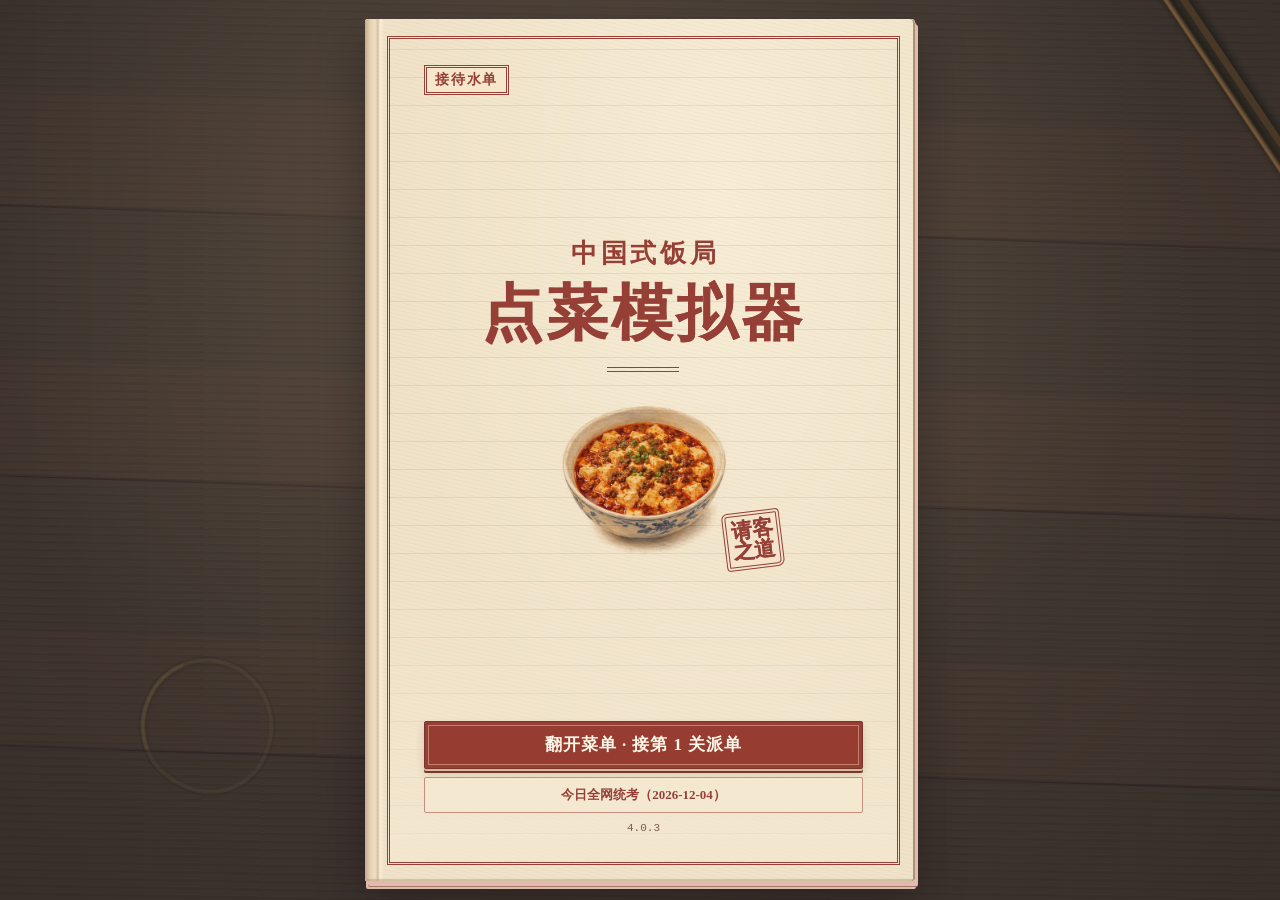
<file: index.html>
<!doctype html>
<html lang="zh-CN">
<head>
<meta charset="utf-8">
<meta name="viewport" content="width=device-width,initial-scale=1,viewport-fit=cover">
<meta name="theme-color" content="#9b352a">
<meta name="application-version" content="4.0.3">
<title>点菜模拟器 (Diancai Simulator) - 复古复写纸风格中国式饭局人情世故小游戏</title>
<meta name="description" content="《点菜模拟器》是一款国营饭店复古复写纸风格的免费网页小游戏。体验中国式饭局人情世故：看人数卡预算、防隐蔽忌口、排上菜顺序、包厢圆桌拖拽排座次、解锁35枚奇葩成就，打开即玩。">
<meta name="keywords" content="点菜模拟器, Diancai Simulator, 饭局模拟器, 排座次游戏, 网页小游戏, 独立游戏, 人情世故模拟器">
<meta name="author" content="shaoxiangm">
<link rel="canonical" href="https://shaoxiangm.github.io/diancai-simulator/">
<meta property="og:type" content="website">
<meta property="og:site_name" content="点菜模拟器">
<meta property="og:title" content="点菜模拟器 - 中国式饭局人情世故在线小游戏">
<meta property="og:description" content="国营饭店复古复写纸双联单画风，体验点菜卡预算、圆桌排座次、防忌口与解锁35枚奇葩成就。">
<meta property="og:url" content="https://shaoxiangm.github.io/diancai-simulator/">
<meta property="og:locale" content="zh_CN">
<meta name="twitter:card" content="summary">
<meta name="twitter:title" content="点菜模拟器 · 中国式饭局在线小游戏">
<meta name="twitter:description" content="八大菜系动态水单、35枚成就与经理红笔毒舌批注，来测测你的饭局情商。">
<style>
:root{--paper:#f5ede0;--pink:#f3ddd6;--red:#9b352a;--line:#b88676;--green:#2b2520;--ink:#2b2520;--blue:#253c66;--pen:#b52b27;--muted:#6b5f52;--serif:"STSong","Songti SC","SimSun",serif;--hand:"KaiTi","STKaiti","FangSong",serif;--mono:"Courier New",monospace}
*{box-sizing:border-box}
body{margin:0;height:100vh;height:100dvh;display:grid;place-items:center;overflow:hidden;color:var(--ink);font:16px/1.5 system-ui,"Microsoft YaHei",sans-serif;background:radial-gradient(ellipse at 48% 36%,#5a51412c 0%,#171a17a6 100%),repeating-linear-gradient(2deg,transparent 0 118px,#191b18b3 119px,#55504473 120px,transparent 123px 188px),repeating-linear-gradient(1deg,#39372e 0,#34342d 2px,#39382f 4px,#403d33 6px,#35352e 9px)}
body::before{content:"";position:fixed;left:11%;bottom:12%;width:125px;aspect-ratio:1;border:4px solid #bd955c10;border-left-color:#c09a6424;border-radius:49% 52% 46% 50%;box-shadow:0 0 0 2px #1b20192c,inset 2px 1px 4px #181c1938;transform:rotate(23deg)}
body::after{content:"";position:fixed;z-index:-0;pointer-events:none;right:6%;top:-135px;width:7px;height:370px;border-radius:50% 50% 30% 30%;background:linear-gradient(90deg,#221911,#7e6242 42%,#35271b);transform:rotate(-34deg);box-shadow:15px 0 0 #4a3827,18px 6px 9px #181814,3px 5px 8px #151610}
button{font:inherit;color:inherit;cursor:pointer;touch-action:manipulation}
button:disabled{opacity:.42;cursor:default}
button.zero-order{opacity:.42}
button:focus-visible,[tabindex="-1"]:focus-visible{outline:3px solid var(--blue);outline-offset:2px}
.pad{position:relative;z-index:1;width:min(414px,100vw);height:min(860px,calc(100dvh - 24px));border-radius:9px 9px 6px 6px;overflow:hidden;display:flex;flex-direction:column;background-color:var(--paper);background-image:repeating-linear-gradient(7deg,#66513506 0 1px,transparent 1px 4px),radial-gradient(ellipse at 15% 12%,#fff8,transparent 65%);box-shadow:0 2px #dcc5b6,0 4px #b59080,0 6px #dbc5a8,0 8px #79695b,0 21px 52px #080b08a6}
.pad.back{background-color:var(--pink)}
.binding{height:22px;flex:none;border-bottom:1px dashed #98705a90;background:radial-gradient(ellipse at center,#37392f 0 2.6px,#ac927c 3px,transparent 3.8px) 2px 1px/23px 17px repeat-x,linear-gradient(#dacbb4,#f0e3cd)}
.brand{display:grid;grid-template-columns:minmax(0,1fr) auto;align-items:center;gap:3px 10px;margin:0 23px;padding:9px 0 6px;border-bottom:3px double var(--red);color:var(--red)}
.brand strong{font:900 19px var(--serif);letter-spacing:.1em}.brand strong i{font:700 15px var(--serif);border:1px solid;border-radius:50%;display:inline-grid;place-items:center;width:23px;height:23px;margin-right:7px;letter-spacing:0}
.smallbtn,.tab,.ctrl{background:transparent;border:1px solid var(--line);border-radius:2px;font-weight:600}.smallbtn{font-size:13px;padding:4px 9px;color:var(--red)}
#page{flex:1;min-height:0;display:flex;flex-direction:column}
.body{overflow:auto;overscroll-behavior:contain;scrollbar-width:thin;scrollbar-color:#ac978277 transparent;flex:1;min-height:0;padding:17px 23px 15px}
.foot{flex:none;padding:10px 23px 14px;border-top:1px dashed var(--line)}
.ticket{display:flex;align-items:center;justify-content:space-between;gap:8px;font:600 12px var(--mono),var(--serif);letter-spacing:.09em;color:var(--red)}
.ticket b{font-weight:normal;letter-spacing:.04em}
h1,h2,h3,p{margin:0}h1,h2,h3{font-family:var(--serif)}h2{font-size:28px;line-height:1.23;color:var(--green)}h3{font-size:18px}
.pad{perspective:1500px}
.book-cover{
  position:absolute;inset:0;z-index:4;overflow:auto;overscroll-behavior:contain;
  padding:14px 13px 14px 23px;border-radius:inherit;transform-origin:left center;
  background-color:#efe4ce;
  background-image:linear-gradient(90deg,#94775a80,#e4d0b0 5px,#efdfc3 10px,#9c79574d 13px,#fff3dcb3 15px,transparent 19px),
    repeating-linear-gradient(13deg,transparent 0 3px,#78563708 3px 4px),
    radial-gradient(ellipse at 65% 22%,#fff6e280,transparent 65%);
  box-shadow:inset -2px 0 0 #ab9270,inset 0 -2px 1px #a78a6766;
  transition:transform 0.68s cubic-bezier(0.22, 0.85, 0.32, 1), opacity 0.55s ease 0.12s;
}
.book-cover[hidden],.cover-bookmark[hidden]{display:none}
.book-cover::before{content:"";position:absolute;inset:0 auto 0 0;width:18px;z-index:1;pointer-events:none;transition:box-shadow .45s ease}
.book-cover.opening{transform:rotateY(-172deg) translateZ(4px);opacity:0;pointer-events:none}
.book-cover.opening::before{box-shadow:inset 12px 0 14px #4c301ed9,5px 0 12px #4c301e73}
.cover-board{
  min-height:100%;border:4px double #963c31;padding:clamp(15px,3.5vh,29px) clamp(13px,4.2vw,22px);
  display:grid;grid-template-rows:auto 1fr auto;gap:12px;
}
.cover-top{display:flex;align-items:flex-start;justify-content:space-between;gap:10px}
.cover-plaque{flex:none;padding:3px 8px;border:3px double var(--red);color:var(--red);font:700 14px/1.3 var(--serif);letter-spacing:.13em}
.cover-bookmark{
  position:relative;width:clamp(118px,38vw,147px);padding:9px 9px 8px;margin:-10px -6px 0 0;
  border:1px solid #b5a17c;background:#f5e7bd;color:var(--blue);transform:rotate(3deg);
  box-shadow:1px 2px 2px #59452a26;font:600 12px/1.45 var(--hand);overflow-wrap:anywhere;
}
.cover-bookmark::before{content:"";position:absolute;right:9px;top:-6px;width:5px;height:12px;border:1px solid #776f5e;border-radius:5px}
.cover-titleblock{display:flex;flex-direction:column;justify-content:center;align-items:center;padding-block:clamp(10px,4vh,36px);text-align:center}
.cover-title{color:var(--green);line-height:1.12}
.cover-title span,.cover-title strong{display:block}
.cover-title span{font:700 clamp(23px,7.6vw,32px)/1.2 var(--serif);letter-spacing:.15em;text-indent:.15em}
.cover-title strong{margin-top:7px;font:900 clamp(36px,11.8vw,49px)/1.25 var(--serif);letter-spacing:.035em;text-shadow:.5px 0 currentColor}
.cover-title::after{content:"";display:block;width:31px;height:1px;background:var(--red);margin:15px auto 0}
.cover-chop{
  display:grid;grid-template-columns:repeat(2,1em);margin-top:clamp(17px,4vh,36px);padding:5px;
  border:4px double currentColor;border-radius:6px 4px 7px 4px;color:var(--red);transform:rotate(-8deg);
  font:900 22px/1 var(--serif);text-shadow:.4px 0 currentColor;
}
.cover-bottom{display:grid;gap:9px;align-content:end}
.primary.cover-open{min-height:48px;border-radius:2px;box-shadow:inset 0 0 0 3px var(--red),inset 0 0 0 4px #ebc7aa80,0 2px #d6b999,0 4px #713b2d,0 5px 9px #5c452530}
@media(max-height:520px){.cover-board{gap:6px;padding-block:10px}.cover-titleblock{padding-block:6px}.cover-title::after{margin-top:6px}.cover-chop{margin-top:9px;font-size:16px}.cover-bottom{gap:4px}}
@media(max-height:420px) and (orientation:landscape){
  .cover-titleblock{flex-direction:row;gap:18px}.cover-title span{font-size:20px}.cover-title strong{font-size:34px}
  .cover-title::after{display:none}.cover-chop{margin:0}
}
.meta{display:grid;grid-template-columns:1fr 1fr;border-top:1px solid var(--line);border-left:1px solid var(--line);color:var(--red)}
.meta div{border-right:1px solid var(--line);border-bottom:1px solid var(--line);padding:5px 9px;font:13px/1.55 var(--serif);white-space:nowrap}
.pen,.meta b,.price,.seq{color:var(--blue);font-family:var(--hand);font-weight:bold}.meta b{display:inline-block;transform:rotate(-1.5deg);font-size:16px;margin-left:8px}
.subtitle{display:flex;align-items:center;justify-content:space-between;color:var(--red);border-bottom:1px solid var(--line);padding-bottom:5px}
.tiny{font-size:12px;color:var(--muted)}
.seq{font:700 16px/24px var(--hand);width:25px;height:25px;text-align:center;border:1px solid var(--blue);border-radius:48% 54% 46% 52%;color:var(--blue);transform:rotate(-5deg)}
.primary{display:flex;justify-content:center;align-items:center;gap:10px;width:100%;min-height:46px;padding:9px 8px;border:1px solid #7d332a;border-radius:3px;background:#963c31;color:#fff7e8;box-shadow:inset 0 0 0 3px #963c31,inset 0 0 0 4px #dca79370,0 2px 0 #6e392b;font:700 17px/1.4 var(--serif);letter-spacing:.055em}
.primary:active:not(:disabled){transform:translateY(1px);box-shadow:none}.primary .cut{font-size:24px;line-height:.9}
.imprint{display:flex;justify-content:space-between;align-items:center;margin-top:10px;color:var(--muted);font:12px var(--serif);letter-spacing:.07em}.inks{color:var(--red);margin-right:4px;text-shadow:6px 0 var(--blue)}
.ledger-counter{text-align:center;color:#6e5d4f;font:11.5px/2 var(--serif)}
.ledger-counter>span{border-bottom:1px dashed #963c3133;white-space:nowrap}
.ledger-counter b{color:#23438e;font-family:var(--mono);font-weight:700}
.stagehead{margin-bottom:15px}.stagehead h2{margin-top:9px}.stagehead p{color:var(--muted);font-size:14px;margin-top:6px}
.menu-head{margin-bottom:0}.menu-title{display:flex;align-items:baseline;justify-content:space-between;gap:9px;margin-top:6px}
.menu-title h2{margin:0}.menu-title span{color:var(--muted);font:12px/1.4 var(--serif);white-space:nowrap}
.info{padding:14px 0;border-bottom:1px dotted #aa9181}.info h3{color:var(--red);font-size:15px;margin-bottom:5px}.info p{font-size:15px}
.brief-panel{margin-top:12px;border-block:1px solid rgba(150,60,49,.2)}
.brief-toggle{display:flex;align-items:center;width:100%;min-height:38px;padding:5px 0;border:0;background:transparent;text-align:left;color:var(--red);font:700 14px/1.4 var(--serif)}
.brief-toggle .brief-context{min-width:0;margin-left:10px;color:var(--muted);font:12px/1.5 var(--serif)}
.brief-toggle::after{content:"";flex:none;width:6px;height:6px;margin:0 5px 3px auto;border:solid currentColor;border-width:0 1.5px 1.5px 0;transform:rotate(45deg)}
.brief-toggle[aria-expanded="true"]::after{transform:rotate(225deg);margin-bottom:-3px}
.brief-panel .info{padding:8px 0;border-bottom:0}.brief-panel .info:first-child{padding-top:2px}.brief-panel .info:last-child{padding-bottom:12px}
.brief-panel .info h3{font-size:13px}.brief-panel .info p{line-height:1.55}
.summary{display:flex;align-items:center;justify-content:space-between;gap:5px;font-size:13px;margin-bottom:8px}.summary b{font:700 18px var(--hand);color:var(--blue)}.over,.summary.over b{color:var(--pen)}
.tabs{display:grid;grid-template-columns:repeat(4,1fr);gap:4px;margin:10px 0 2px}.tab{padding:6px 0;font-size:13px;color:var(--red)}.tab.active{background:var(--green);color:var(--paper);border-color:var(--green)}
.order-strip{display:flex;align-items:center;justify-content:space-between;flex-wrap:wrap;gap:5px 12px;margin-bottom:9px}
.budget-meter{flex:0 0 100%;height:6px;background:color-mix(in srgb,var(--line) 17%,transparent);border-radius:1px;overflow:hidden;margin-top:2px}
.budget-meter i{display:block;width:var(--to);height:100%;background:var(--blue)}
.budget-meter.warn i{background:#c86d1f}
.budget-meter.over i{background:var(--pen)}
@keyframes budget-fill{from{width:var(--from)}to{width:var(--to)}}
@keyframes budget-shake{0%,100%{transform:translateX(0)}25%{transform:translateX(-3px)}55%{transform:translateX(3px)}80%{transform:translateX(-1px)}}
@media(prefers-reduced-motion:no-preference){
  .budget-meter i{animation:budget-fill .28s ease-out}
  .budget-meter.over.shake{animation:budget-shake .28s ease-out}
}
.order-link{display:inline-flex;align-items:center;justify-content:center;gap:7px;min-height:44px;padding:5px 10px;border:1px solid #23438e80;border-radius:2px;background:#23438e09;color:var(--blue);font:700 16px/1.25 var(--serif)}
.order-link .order-count{font:700 13px/1.3 var(--hand);white-space:nowrap}.order-link::after{content:"";width:6px;height:6px;border:solid currentColor;border-width:1.5px 1.5px 0 0;transform:rotate(45deg)}
.order-link.return::after{order:-1;transform:rotate(-135deg)}
.order-cost{margin-left:auto;text-align:right;font-size:13px;line-height:1.35}.order-cost b{color:var(--blue);font:700 17px var(--hand)}.order-cost.over b{color:inherit}.order-cost small{display:block;color:var(--muted);font-size:12px}
.order-cost .budget-good{color:var(--blue);font-weight:700;white-space:nowrap}
.queue{padding:10px 0;border-bottom:1px dotted #b39682;display:flex;align-items:center;gap:7px}.detail{flex:1;min-width:0}.name{font:700 17px var(--serif)}.desc{font-size:13px;color:var(--muted)}.price{font:700 15px var(--mono)}.ctrl{border-color:#637797;color:var(--blue);min-width:32px;height:33px;padding:0 6px}
.dish{position:relative;display:grid;grid-template-columns:minmax(0,1fr) auto;column-gap:8px;align-items:center;padding:12px 0;border-bottom:1px solid rgba(150,60,49,.2)}
.dish-whispers{position:absolute;right:42px;top:4px;z-index:3;pointer-events:none;display:grid;justify-items:end;gap:3px;max-width:calc(100% - 42px)}
.pen-whisper{
  max-width:100%;
  font:700 13px/1.2 var(--hand);color:var(--pen);background:var(--paper);
  border:1px dashed var(--pen);padding:2px 6px;border-radius:2px;
  box-shadow:1px 2px 4px color-mix(in srgb,var(--ink) 13%,transparent);
}
@keyframes whisper-float{
  0%{opacity:0;transform:translateY(0) rotate(-4deg)}
  12%,62%{opacity:1;transform:translateY(-2px) rotate(-2deg)}
  100%{opacity:0;transform:translateY(-12px) rotate(-1deg)}
}
.pen-whisper.combo{
  color:var(--blue);border:3px double var(--blue);
  box-shadow:1px 2px 4px color-mix(in srgb,var(--ink) 13%,transparent),inset 0 0 9px color-mix(in srgb,#c86d1f 20%,transparent);
}
@keyframes check-pop{
  0%{transform:rotate(-4deg) scale(.88)}
  55%{transform:rotate(-4deg) scale(1.16)}
  100%{transform:rotate(-4deg) scale(1)}
}
@keyframes check-scratch{
  25%{transform:translateX(-2px)}
  55%{transform:translateX(2px)}
  80%{transform:translateX(-1px)}
}
@keyframes budget-bump{
  0%,100%{transform:scale(1)}
  45%{transform:scale(1.16)}
}
@media(prefers-reduced-motion:no-preference){
  .pen-whisper{animation:whisper-float var(--whisper-time,1550ms) ease-out both}
  .dish.just-marked .dish-check[aria-pressed="true"] span{animation:check-pop .2s ease-out}
  .dish.unchecking .cross{animation:check-scratch .18s ease-out}
  .order-cost.over.bump b{display:inline-block;animation:budget-bump .24s ease-out}
}
.dish-info{min-width:0;display:flex;align-items:center;gap:10px;padding:0;border:0;background:none;text-align:left}
.dish-info .name,.dish-info .spec{display:block}.dish-info .name{line-height:1.35}.dish-info .spec{margin-top:3px;color:#7a6b5d;font:11px/1.45 var(--serif)}
.dish-sale{display:flex;align-items:center;justify-content:flex-end;gap:5px}.dish-sale .price{white-space:nowrap}
.dish-check{display:grid;place-items:center;min-width:38px;min-height:42px;padding:0;border:0;background:none;color:var(--blue)}
.dish-sale .sold-out{color:var(--muted);border-color:var(--line);padding-inline:4px;white-space:nowrap}
.dish-check span{display:grid;place-content:center;width:21px;height:21px;border:1px solid #23438e91;border-radius:2px 1px 3px 1px;font:700 24px/1 var(--hand)}
.dish-check[aria-pressed="true"] span{border-color:var(--blue);transform:rotate(-4deg)}
.dish-desc{grid-column:1/-1;max-height:0;overflow:hidden;margin-left:56px;color:var(--muted);font:13px/1.6 var(--serif);opacity:0;transition:max-height .24s ease,opacity .18s ease}
.dish-desc span{display:block;padding-top:6px}.dish.open-detail .dish-desc{max-height:12em;opacity:1}
@keyframes dish-unfold{from{max-height:0;opacity:0}to{max-height:12em;opacity:1}}
@media(prefers-reduced-motion:no-preference){.dish.just-checked .dish-desc{animation:dish-unfold .24s ease}}
.orderbtns{grid-column:1/-1;justify-self:end;display:flex;align-items:center;gap:3px;margin-top:5px;color:var(--blue)}
.orderbtns .ctrl{height:32px;min-width:32px;border-color:#23438e55}.qty{min-width:30px;text-align:center;font:700 14px/1.3 var(--hand)}
.order-list{max-height:55vh;overflow-y:auto;scrollbar-width:thin;scrollbar-color:#ac978277 transparent}
.queue-list{position:relative;overflow-anchor:none}
.dish,.queue,body.queue-dragging{-webkit-user-select:none;user-select:none}
.queue{position:relative;gap:6px}.queue .seq{flex:none}.queue .ctrl{width:28px;min-width:28px;height:38px;padding:0}
.queue .course{display:block;color:var(--blue);font:600 13px/1.4 var(--hand)}
.queue-grip{flex:0 0 36px;height:44px;padding:0;border:1px dashed #23438e77;border-radius:2px;background:#23438e07;color:var(--blue);font:700 23px var(--serif);touch-action:none;cursor:grab;user-select:none;-webkit-user-select:none}
.queue-grip:disabled{cursor:default}.queue.lifted{z-index:1;background:var(--paper);box-shadow:0 3px 9px #492f2240;transform:translateY(var(--slide,0px)) scale(1.02)}.queue.lifted .queue-grip{cursor:grabbing}
.sketch{position:relative;flex:none;width:46px;height:46px;overflow:hidden;border:1px solid #23438e66;border-radius:2px;color:#23438e}
.sketch svg,.sketch img{width:100%;height:100%;display:block}.sketch img{position:absolute;inset:0;object-fit:cover;background:var(--paper)}
.sketch svg{fill:none;stroke:#23438e;stroke-width:1.65;stroke-linecap:round;stroke-linejoin:round}.sketch .hatch{stroke:#23438e55;stroke-width:1.2}.sketch .steam{stroke-width:1.15}
.cross{position:relative}.cross::after{content:"";position:absolute;left:0;top:37%;width:100%;height:3px;border-block:1px solid var(--blue);transform:rotate(-2deg);transform-origin:left;animation:stroke .19s ease-out}.empty{color:var(--muted);font-size:14px;padding:24px 0}
.sliptop{display:flex;align-items:center;justify-content:space-between;margin-bottom:8px}.sliptop b{color:var(--red);font-family:var(--serif)}
.report{border-top:3px double var(--red);margin-top:13px;padding-top:10px}.score{color:var(--pen);font:italic 700 51px/1 var(--hand)}.score small{font-size:18px}.bars{margin:12px 0}.bar{display:grid;grid-template-columns:72px 1fr 26px;align-items:center;gap:8px;font-size:13px;margin:6px 0}.track{background:#b985712a;height:7px}.track i{display:block;height:100%;background:var(--blue)}.bar b{color:var(--blue);text-align:right}
.score{display:inline-block;font-variant-numeric:tabular-nums}
@keyframes reveal-report-ink{from{transform:scaleX(0)}to{transform:scaleX(1)}}
@keyframes score-celebrate{0%,100%{transform:scale(1)}32%{transform:scale(1.14);text-shadow:0 0 9px #c9915377}68%{transform:scale(.98)}}
@keyframes score-wobble{0%,100%{transform:rotate(0)}33%{transform:rotate(-4deg)}68%{transform:rotate(2deg)}}
@media(prefers-reduced-motion:no-preference){
  .bars .track i{transform-origin:left center}
  .flipping-slip .bars .track i{transform:scaleX(0)}
  .bars.revealing .track i{animation:reveal-report-ink .36s ease-out calc(var(--i)*70ms) both}
  .score.score-high{animation:score-celebrate .34s ease-out}
  .score.score-low{animation:score-wobble .29s ease-out}
}
.notes{padding-left:23px;color:var(--pen);font:600 16px/1.65 var(--hand)}.notes li{padding:6px 0;border-bottom:1px dotted #bc998b}.notes strong{border:1px solid;border-radius:49%;padding:1px 4px}.notes u{text-underline-offset:3px}
.guest-check{
  width:85%;margin:20px auto 8px;padding:12px clamp(8px,3vw,15px);
  background:#fff;color:#333;border-block:1px dashed #bbb;box-shadow:1px 2px 4px #3332;
  font:11px/1.6 monospace,var(--font-sans,sans-serif);font-variant-numeric:tabular-nums;
}
@keyframes receipt-print{
  from{clip-path:inset(0 0 100% 0);transform:translateY(-6px)}
  to{clip-path:inset(0 0 0% 0);transform:translateY(0)}
}
@media(prefers-reduced-motion:no-preference){
  .guest-check.printing{animation:receipt-print .72s steps(14,end) both}
  .guest-check.printing.waiting{animation:none;opacity:0}
}
.guest-check h3,.guest-check p{margin:0;text-align:center;font:inherit;overflow-wrap:anywhere}
.guest-check h3{font-weight:700}
.guest-check table{width:100%;table-layout:fixed;border-collapse:collapse;margin-top:8px}
.guest-check .count-col{width:4em}.guest-check .price-col{width:5em}
.guest-check th,.guest-check td{text-align:right;padding:3px 0 3px 4px;vertical-align:top}
.guest-check th:first-child{text-align:left;padding-left:0;overflow-wrap:anywhere}
.guest-check thead{border-block:1px dashed #ccc}.guest-check tbody th{font-weight:400}
.guest-check tfoot{border-top:3px double #888;font-weight:700}.guest-check tfoot :is(th,td){padding-top:7px}
.grade-title{display:grid;grid-template-columns:minmax(0,1fr) clamp(112px,31vw,128px);gap:10px;align-items:center;margin:12px 5px 0 0}
.grade-title h2{margin:0;font-size:clamp(20px,6.4vw,27px);text-wrap:balance}
.seal{position:relative;display:grid;align-content:center;justify-items:center;min-height:80px;border:3px solid currentColor;border-radius:50%;color:#a42b23;transform:rotate(-7deg);font-family:var(--serif);line-height:1.13;white-space:nowrap}
.seal::before{content:"";position:absolute;inset:3px;border:1px solid currentColor;border-radius:inherit;pointer-events:none}
.seal small{font:700 10px/1.1 var(--serif);letter-spacing:.11em}
.seal small::before,.seal small::after{content:"·";margin:0 3px}
.seal b{display:block;max-width:100%;padding:0 5px;margin:4px 0 0;font:900 clamp(16px,4.6vw,19px)/1.1 var(--serif);white-space:normal;text-align:center;text-wrap:balance}
.seal::after{content:"";position:absolute;inset:-2px;border-radius:inherit;pointer-events:none;background:repeating-linear-gradient(112deg,transparent 0 13px,#f9ebe89c 13.5px,transparent 14.3px 24px)}
.grade-title .seal{transform:scale(1) rotate(-6deg)}
.awaiting-imprint :is(.grade-title .seal,.meta-stamp-zone .award-seal){opacity:0}
dialog{color:var(--ink);width:min(345px,92vw);max-height:80dvh;padding:21px;background:var(--paper);border:2px solid var(--red);border-radius:4px;box-shadow:0 12px 40px #16181266}dialog::backdrop{background:#171813a8}dialog h2{font-size:23px}dialog p{margin:10px 0;font-size:15px}dialog .primary{margin-top:14px}
#achModal{width:min(430px,94vw);padding:0;overflow:hidden}
#achModal[open]{display:flex;flex-direction:column}
.archive-head{display:flex;flex:none;align-items:center;justify-content:space-between;gap:9px;margin:0 14px;padding:10px 0;border-bottom:3px double var(--red)}
.archive-head .smallbtn{min-height:38px}.archive-head h2{font-size:22px}
.archive-pages{min-height:0;overflow:auto;overscroll-behavior:contain;padding:0 14px 14px}
.archive-count{color:var(--blue);font:700 14px var(--hand)}
.archive-list{display:grid;grid-template-columns:repeat(2,minmax(0,1fr));gap:8px;margin:0;padding:0;list-style:none}
.archive-row{min-width:0;padding:11px 9px 9px;border:1px dotted #988b7a;background:#eee8dd55}
.archive-row p{margin:9px 0 0;color:var(--muted);font:13px/1.55 system-ui,"Microsoft YaHei",sans-serif}
.archive-stamp{display:inline-block;max-width:100%;padding:2px 5px;color:#766f65;border:1px dashed #968d80;border-radius:2px;font:700 16px/1.35 var(--serif)}
.archive-stamp.locked{width:29px;text-align:center}
.archive-row.earned{border-color:#23438e77;background:#23438e05}
.earned .archive-stamp{border:3px double currentColor;color:var(--blue);transform:rotate(-2deg);font-size:15px}
.archive-row.earned p{color:var(--red);font:600 14px/1.55 var(--hand)}
.share-btn{border:1px solid #23438e88;border-radius:2px;background:#23438e08;color:var(--blue);font:700 15px/1.35 var(--hand);padding:5px 9px}
.kitchen-switch{grid-template-columns:repeat(2,minmax(0,1fr));margin-bottom:9px}
.kitchen-switch .tab-badge{border-color:var(--pen);color:var(--pen);box-shadow:inset 0 0 0 1px var(--pen)}
.kitchen-switch .tab-badge.active{color:var(--paper)}
.seating-notice{margin:0 0 6px;color:var(--blue);font:700 13px/1.4 var(--hand)}
#dialog:has(.seating-reminder)>[data-act="close"]{display:none}
#dialog .seating-reminder .primary{margin-top:0}
.seat-map{display:grid;grid-template-columns:repeat(3,minmax(0,1fr));grid-template-rows:repeat(3,minmax(55px,auto)) auto;gap:6px;align-items:center;margin:12px 0 0}
.seat-map--six{grid-template-rows:repeat(4,minmax(55px,auto)) auto}
.seat-slot{min-width:0;min-height:54px;align-self:stretch;padding:4px;overflow-wrap:anywhere;border:1.5px dashed var(--blue);background:#23438e05}
.seat-slot>span,.seat-slot>b{display:block}.seat-slot>span{color:var(--muted);font:600 11px/1.25 var(--serif)}
.seat-slot>b{margin-top:3px;color:var(--muted);font:700 14px/1.3 var(--hand)}
.seat-slot.filled{border:1px solid var(--blue);background:var(--paper)}.seat-slot.filled>b{color:var(--blue)}
.seat-chip,.seat-slot.filled{touch-action:none;user-select:none;-webkit-user-select:none;cursor:grab}
.seat-grip{display:inline-block;margin-right:3px;color:var(--blue);font-size:.9em;letter-spacing:-.12em}
.seat-bank{display:grid;grid-template-columns:repeat(2,minmax(0,1fr));gap:5px;margin-top:10px;padding:8px;border:1px dashed var(--line);border-radius:3px;background:#efe4ce66}
.seat-bank--six{grid-template-columns:repeat(3,minmax(0,1fr))}
.seat-chip,.seat-chip-slot{min-width:0;min-height:46px;padding:4px;overflow-wrap:anywhere;font:700 14px/1.2 var(--hand)}
.seat-chip{border-color:var(--blue);background:var(--paper);color:var(--blue)}
.seat-chip-slot{border-style:dashed;color:var(--muted)}
.seat-slot.swap-target{box-shadow:inset 0 0 0 1px #23438e36}
.seat-slot[aria-pressed="true"],.seat-chip[aria-pressed="true"]{outline:2px solid var(--blue);outline-offset:-3px;background:#23438e10}
.seat-slot:focus-visible,.seat-chip:focus-visible,.seat-chip-slot:focus-visible{outline-offset:2px}
.seat-chip.dragging,.seat-slot.dragging{opacity:.4;cursor:grabbing}
.seat-slot.drag-over,.seat-bank.drag-over{outline:2px solid var(--pen);background:color-mix(in srgb,var(--pen) 10%,var(--paper))}
.seat-ghost{position:fixed;z-index:50;pointer-events:none;user-select:none;white-space:nowrap;transform:rotate(-3deg) scale(1.06);box-shadow:0 6px 16px #2b252044;background:var(--paper);border:1.5px solid var(--blue);color:var(--blue);font:700 15px var(--hand);padding:6px 12px}
@keyframes seat-landing{0%,100%{transform:scale(1)}45%{transform:scale(1.055)}72%{transform:scale(.99)}}
@media(prefers-reduced-motion:no-preference){
  .seat-slot.drag-over{transform:scale(1.03)}
  .seat-slot.landing{animation:seat-landing .21s ease-out}
}
@media(prefers-reduced-motion:reduce){.seat-ghost{transform:none}}
.seat-map .north{grid-area:1/2}.seat-map .west{grid-area:2/1}.seat-map .east{grid-area:2/3}.seat-map .south{grid-area:3/2}
.seat-map--six .northwest{grid-area:2/1}.seat-map--six .northeast{grid-area:2/3}.seat-map--six .southwest{grid-area:3/1}.seat-map--six .southeast{grid-area:3/3}.seat-map--six .south{grid-area:4/2}
.seat-circle{grid-area:2/2;align-self:center;justify-self:center;width:94%;aspect-ratio:1;border:3px double var(--red);border-radius:50%;display:grid;place-items:center;color:var(--blue);text-align:center;font:700 15px/1.25 var(--hand)}
.seat-map--six .seat-circle{grid-area:2/2/4/3}.seat-door{grid-area:4/2;text-align:center;color:var(--red);font:700 13px/1.4 var(--serif);border-top:1px dashed var(--line)}.seat-map--six .seat-door{grid-area:5/2}
.payment-choices{display:grid;gap:7px}.payment-choices button{text-align:left;min-height:40px}.payment-meters{margin:13px 0}
#dialog.payment-dialog>[data-act="close"]{display:none}
#dialog .payment-reaction{padding:5px 8px;border-left:2px solid var(--blue);background:var(--paper);color:var(--blue);font:700 14px/1.4 var(--hand)}
.payment-value{position:relative}.payment-delta{position:absolute;right:calc(100% + 2px);top:0;padding:0 2px;background:var(--paper);color:var(--blue);font:700 11px/1.3 var(--mono);pointer-events:none}
.payment-delta.negative{color:var(--pen)}
@media(prefers-reduced-motion:no-preference){
  .payment-reaction{animation:payment-reaction-in .24s ease-out both}
  .payment-delta{animation:payment-delta-float 1s ease-out both}
  @keyframes payment-reaction-in{from{transform:translateY(5px);opacity:0}to{transform:translateY(0);opacity:1}}
  @keyframes payment-delta-float{0%{transform:translateY(2px);opacity:0}18%,56%{opacity:1}100%{transform:translateY(-8px);opacity:0}}
}
.report-actions{display:flex;align-items:center;justify-content:flex-end;gap:6px}
.subtitle:has(.report-actions){flex-wrap:wrap;gap:4px 6px}
.copy-field{position:fixed;inset:0 auto auto 0;width:1px;height:1px;opacity:0;font-size:16px}
.copy-field.manual{position:static;display:block;width:100%;height:7em;margin:8px 0;opacity:1;padding:8px;color:var(--blue);background:var(--paper);border:1px solid var(--line)}
#shareModal{width:min(424px,94vw);max-height:min(91dvh,760px);padding:0;border:4px double var(--red);border-radius:2px;background:repeating-linear-gradient(7deg,#66513506 0 1px,transparent 1px 4px),var(--paper);overflow:hidden}
#shareModal[open]{display:flex;flex-direction:column}
.share-head{flex:none;display:flex;align-items:center;justify-content:space-between;gap:8px;margin:0 16px;padding:8px 0;border-bottom:3px double var(--red)}
.share-head h2{color:var(--red);font:900 clamp(17px,5vw,22px)/1.23 var(--serif)}.share-head .smallbtn{flex:none;min-height:38px}
#shareModal .share-head .smallbtn{border-color:var(--red)}
@keyframes close-btn-pulse{
  0%,100%{color:var(--red);border-color:var(--red);box-shadow:0 0 0 transparent;transform:scale(1)}
  50%{color:var(--pen);border-color:var(--pen);box-shadow:0 0 7px color-mix(in srgb,var(--pen) 32%,transparent);transform:scale(1.04)}
}
@media(prefers-reduced-motion:no-preference){
  #shareModal[open] .share-head .smallbtn{animation:close-btn-pulse 1.8s ease-in-out infinite}
}
.share-body{min-height:0;overflow:auto;overscroll-behavior:contain;scrollbar-width:thin;padding:12px 16px 16px}
.share-result{display:grid;grid-template-columns:minmax(0,1fr) minmax(112px,38%);align-items:center;gap:8px}
.share-result p{margin:0}.share-level{color:var(--green);font:700 16px/1.35 var(--serif)}.share-scene{margin-top:4px!important;color:var(--muted);font-size:13px}
.share-result .share-score{margin:6px 0 0;color:var(--red);font:italic 700 44px/1 var(--hand)}.share-score small{font-size:16px}
.share-rank{justify-self:stretch;min-height:85px;white-space:normal;text-align:center;padding:10px 8px}.share-rank b{font-size:clamp(17px,4.9vw,20px);text-wrap:balance}
.share-beat{padding:5px 0;border-block:1px dotted #23438e66;color:var(--blue);font:700 16px/1.35 var(--hand)}
.share-caption{color:var(--red);font:700 13px/1.35 var(--serif);letter-spacing:.05em}
.share-quote{margin:5px 0 12px;padding:3px 0 3px 10px;border-left:2px solid #b98777;color:var(--red);font:600 16px/1.5 var(--hand)}
.share-invite{border-top:1px dashed var(--line);padding-top:10px}.share-invite p{margin:4px 0;color:var(--ink);font-size:14px;line-height:1.5;overflow-wrap:anywhere}
.share-url{display:block;width:100%;min-width:0;padding:6px 8px;border:1px solid #23438e66;border-radius:2px;background:#23438e07;color:var(--blue);font:16px/1.3 var(--mono)}
.share-body .primary{margin:10px 0 5px}.share-save{display:block;width:100%;min-height:40px;border:0;background:transparent;text-decoration:underline;text-underline-offset:4px}
.share-body #shareStatus{margin:2px 0;font-size:13px;color:var(--blue)}#shareStatus:empty{display:none}
@keyframes stroke{from{transform:scaleX(0) rotate(-2deg)}}
@media(max-width:490px){body::before,body::after{display:none}.pad{width:min(414px,100vw);height:100vh;height:100dvh;border-radius:0}.foot{padding-bottom:max(13px,env(safe-area-inset-bottom))}}
.binding{position:relative}.binding::after{content:"";position:absolute;inset:auto 0 -3px;height:3px;background:linear-gradient(135deg,#d8c8ae 25%,transparent 26%) 0 0/7px 4px repeat-x;pointer-events:none}
@media(max-height:760px){.binding{height:16px}.brand{padding-block:7px}.imprint{margin-top:7px}}
@media(max-width:350px){.body{padding-inline:14px}.brand{margin-inline:14px}.foot{padding-inline:14px}.meta b{margin-left:4px}.tab{font-size:12px}}
@media(prefers-reduced-motion:reduce){*,*::after{animation-duration:.001ms!important;transition:none!important}}
.sheet-face{--face:var(--paper);position:relative;display:flex;flex:1;min-height:0;flex-direction:column;background-color:var(--face);background-image:inherit;transform-origin:8px 0}
.kitchen-pass-overlay{position:absolute;inset:0;z-index:5;display:flex;flex-direction:column;align-items:center;justify-content:center;gap:12px;padding:16px;background:color-mix(in srgb,var(--paper) 82%,transparent)}
.kitchen-pass-card{width:min(100%,290px);padding:16px;background:var(--paper);border:4px double var(--red);box-shadow:0 4px 13px color-mix(in srgb,var(--ink) 16%,transparent)}
.kitchen-pass-card h3{color:var(--red);font-size:19px}
.kitchen-ad-banner{position:relative;flex:none;width:min(100%,300px);height:80px;padding:18px 12px 8px;display:flex;flex-direction:column;justify-content:center;align-items:center;text-align:center;background:repeating-linear-gradient(-45deg,#9b352a08 0 6px,transparent 6px 12px),var(--paper);border:1.5px dashed var(--red);border-radius:3px;box-shadow:0 3px 10px color-mix(in srgb,var(--ink) 12%,transparent)}
.kitchen-ad-banner .ad-badge{position:absolute;left:6px;top:5px;padding:1px 5px;border-radius:2px;background:#2b2520b8;color:#fff7e8;font:700 10px/1.2 var(--mono);letter-spacing:.04em}
.kitchen-ad-banner .ad-tag{position:absolute;right:7px;top:5px;color:var(--muted);font:600 10px/1.2 var(--serif)}
.kitchen-ad-banner strong{color:var(--red);font:900 16px/1.25 var(--serif);letter-spacing:.08em}
.kitchen-ad-banner span.ad-sub{margin-top:3px;color:var(--blue);font:700 12px/1.25 var(--hand)}
.kitchen-pass-steps{list-style:none;margin:10px 0 0;padding:0}
.kitchen-pass-steps li{padding:6px 0;border-top:1px dotted var(--line);color:var(--muted);font:700 15px/1.45 var(--hand);opacity:.56}
.kitchen-pass-steps li.on{color:var(--blue);opacity:1}
@keyframes kitchen-pass-ink{from{opacity:.56;transform:translateY(3px)}to{opacity:1;transform:translateY(0)}}
@media(prefers-reduced-motion:no-preference){.kitchen-pass-steps li.on{animation:kitchen-pass-ink .19s ease-out}}
.back .sheet-face{--face:var(--pink)}
.pad.flipping-slip{background-color:#d5c4ad}
.flipping-slip .sheet-face{transform-origin:center center;backface-visibility:hidden;box-shadow:0 2px 12px #59463435}
.binding{z-index:2}
.brand strong{display:flex;align-items:center;min-width:0;font-size:clamp(17px,4.7vw,20px);line-height:1.25;letter-spacing:.045em}.brand strong i{flex:none}
.brand-actions{display:flex;align-items:center;gap:5px;justify-self:end}
.brand-actions .smallbtn{min-height:29px;white-space:nowrap}
.mute-btn{min-width:32px;padding-inline:6px;text-align:center}
.mute-btn[aria-pressed="true"]{opacity:.55;text-decoration:line-through}
#brand-name{overflow-wrap:anywhere;text-wrap:balance}
.brand-level,.archive-link{color:var(--blue);font:700 12px/1.4 var(--hand)}
.archive-link{display:flex;align-items:center;justify-self:end;gap:6px;min-height:28px;padding:2px 6px;border:0;border-bottom:1px solid #23438e44;background:none}
.archive-link::after{content:"";width:5px;height:5px;border:solid currentColor;border-width:1px 1px 0 0;transform:rotate(45deg)}
.grade-title h2 span{display:inline-block}
.award-seal{position:relative;flex:none;width:74px;height:74px;display:flex;flex-direction:column;align-items:center;justify-content:center;gap:2px;padding:3px;border:4px double currentColor;border-radius:3px;color:var(--blue);font:900 17px/1.1 var(--serif);text-align:center;transform:rotate(5deg)}
.award-seal::after{content:"";position:absolute;inset:-3px;pointer-events:none;background:repeating-linear-gradient(112deg,transparent 0 16px,#f9ebe887 16.6px,transparent 17.2px 29px)}
.award-seal small{font:700 10px/1 var(--hand);letter-spacing:.12em}.award-seal b{text-wrap:balance;word-break:break-all}.award-seal.wordy b{font-size:12px;line-height:1.1}
.award-impressions{display:flex;flex-wrap:wrap;gap:14px;list-style:none;margin:18px 2px;padding:0}
.meta-stamp-zone{position:relative;isolation:isolate;--stamp-size:clamp(44px,14vw,54px)}
.meta-stamp-zone .award-seal{
  position:absolute;
  top:calc(50% - var(--stamp-size)/2 + var(--stamp-nudge));
  right:calc(5px + var(--stamp-index)*min(var(--stamp-size) - 4px,(100% - var(--stamp-size) - 10px)/var(--stamp-spaces)));
  width:var(--stamp-size);height:var(--stamp-size);padding:1px;gap:1px;
  border-width:3px;font-size:12px;color:color-mix(in srgb,var(--blue) 68%,transparent);transform:rotate(var(--stamp-angle));
  mix-blend-mode:multiply;opacity:.88;pointer-events:none
}
.meta-stamp-zone .award-seal small{font-size:8px;letter-spacing:.05em}
.meta-stamp-zone .award-seal.wordy b{font-size:9px}
.meta-stamp-zone .award-seal.wordy small{display:none}
.exam-line{display:flex;align-items:baseline;justify-content:space-between;gap:8px}
.percentile{margin:0 0 9px;padding:4px 6px;color:var(--blue);border-block:1px dotted #23438e55;font:700 16px/1.3 var(--hand);background:#23438e07}
.exam-line span{font:12px var(--serif);color:var(--muted)}.exam-line{margin-bottom:5px;color:var(--red);font:700 16px var(--hand)}
@media(max-width:390px){.brand-actions .smallbtn{padding-inline:6px}.brand-actions .mute-btn{min-width:29px;padding-inline:4px}}
@media(max-width:350px){.brand strong i{width:20px;height:20px;margin-right:5px}}
@media(prefers-reduced-motion:no-preference){
  .tearing::before{content:"";position:absolute;inset:16px 0 0;background:repeating-linear-gradient(0deg,transparent 0 26px,#b9877740 26px 27px),linear-gradient(#d2b4a8,#f0dcd3 24%);pointer-events:none}
  .tearing .sheet-face{animation:tear-away .29s ease-in both;box-shadow:0 -4px 12px #3b2c2760}
  .tearing .sheet-face::before{content:"";position:absolute;top:-6px;left:0;right:0;height:7px;background:radial-gradient(circle at 6px 0,transparent 3px,var(--face) 3.7px) 0 0/12px 7px repeat-x;animation:rip-holes .19s ease-out both}
  .landing .sheet-face{animation:paper-land .34s ease-out both}
}
@keyframes rip-holes{from{clip-path:inset(0 0 0 100%)}to{clip-path:inset(0)}}
@keyframes tear-away{0%{transform:none}36%{transform:translateY(1%) rotate(1.6deg)}66%{transform:translate(1%,5%) rotate(4deg)}100%{transform:translate(9%,62%) rotate(7deg);opacity:.16}}
@keyframes paper-land{0%{transform:translate(-3%,-8%) rotate(-3deg);opacity:.55}74%{transform:translateY(1%) rotate(.5deg);opacity:1}100%{transform:none}}
.tutorial-note{position:relative;margin:7px 0;padding:6px 81px 6px 9px;border:1px solid #c5ad71;border-left:3px solid #b69a58;border-radius:2px;background:#f8edbe;color:#554220;box-shadow:0 2px 0 #695d5018;font:700 clamp(13px,3.6vw,14px)/1.5 var(--hand);pointer-events:none}
.tutorial-note p{margin:0}
.tutorial-skip{position:absolute;top:2px;right:3px;min-height:26px;padding:2px 6px;border:0;background:transparent;color:#625025;font:600 12px/1.4 var(--serif);text-decoration:underline;text-underline-offset:2px;white-space:nowrap;pointer-events:auto}
.foot>.tutorial-note{margin:0 0 7px}
#dialog.table-event-active>[data-act="close"]{display:none}
.table-event-choices{display:grid;gap:7px}
.table-event-choices .smallbtn{display:grid;gap:2px;justify-items:start;min-height:42px;padding:8px 10px;text-align:left}
.table-event-choices .smallbtn span{color:var(--ink);font-weight:400}
#dialog.cart-game-active>[data-act="close"]{display:none}
#dialog .cart-clock{color:var(--pen);font:700 18px/1.4 var(--hand);font-variant-numeric:tabular-nums}
#dialog .cart-list{display:grid;align-content:start;gap:0;height:clamp(92px,30dvh,196px);margin:0 0 7px;padding:0;overflow-y:auto;list-style:none;overscroll-behavior:contain}
#dialog .cart-list li{display:grid;grid-template-columns:minmax(0,1fr) auto;align-items:center;gap:7px;padding:5px 0;border-bottom:1px dotted var(--line);overflow-wrap:anywhere}
#dialog .cart-kick{min-height:36px;padding:4px 7px;background:var(--pen);color:var(--paper);border-color:var(--pen);white-space:nowrap}
#dialog .cart-finish{min-height:32px}
#dialog .cart-tray{position:relative}
#dialog .cart-list{overflow-x:hidden;overflow-anchor:none}
#cart-countdown.urgent{display:inline-block;color:var(--pen);text-shadow:0 0 1px var(--pen)}
#dialog .cart-list .kicking span{text-decoration:line-through;text-decoration-color:var(--pen)}
#dialog .cart-saved{position:absolute;z-index:1;right:5px;pointer-events:none;padding:1px 4px;background:var(--paper);color:var(--blue);font:700 14px/1.2 var(--hand)}
@media(prefers-reduced-motion:no-preference){
  #dialog .cart-list .cart-spawned{animation:cart-flash .35s ease-out}
  #dialog .cart-list .kicking{animation:cart-kick-out .17s ease-in both}
  #dialog .cart-saved{animation:cart-saved-rise .58s ease-out both}
  @keyframes cart-flash{from{transform:translateY(-8px);background:color-mix(in srgb,var(--pen) 18%,transparent)}to{transform:translateY(0);background:transparent}}
  @keyframes cart-kick-out{to{transform:translateX(16px);opacity:0}}
  @keyframes cart-saved-rise{0%{transform:translateY(0);opacity:1}55%{opacity:1}100%{transform:translateY(-12px);opacity:0}}
}
#shareImagePreview{margin-top:15px;border-top:1px dashed var(--line)}
#shareImagePreview p{margin:9px 0;font-size:13px;color:var(--muted)}
#shareImagePreview img{display:block;width:100%;height:auto;-webkit-touch-callout:default;user-select:auto}
</style>
<script type="application/ld+json">
{
  "@context": "https://schema.org",
  "@type": "WebSite",
  "name": "点菜模拟器",
  "alternateName": [
    "Diancai Simulator",
    "点菜模拟器在线小游戏"
  ],
  "url": "https://shaoxiangm.github.io/diancai-simulator/",
  "description": "复古复写纸风格中国式饭局人情世故模拟网页小游戏，包含八大菜系点单、圆桌排座次与35款成就系统。"
}
</script>
<script type="application/ld+json">
{
  "@context": "https://schema.org",
  "@type": "VideoGame",
  "name": "点菜模拟器 · 中国式饭局",
  "alternateName": [
    "点菜模拟器",
    "Diancai Simulator",
    "中国式饭局点菜模拟器"
  ],
  "url": "https://shaoxiangm.github.io/diancai-simulator/",
  "description": "一款基于复古复写纸点菜单体验的中国式饭局模拟网页小游戏，包含主线八大菜系接待关卡、快餐彩蛋、随机突发事件与35枚成就图鉴。",
  "genre": [
    "Simulation",
    "Casual",
    "Strategy"
  ],
  "gamePlatform": "Web Browser",
  "applicationCategory": "Game",
  "operatingSystem": "Any",
  "inLanguage": "zh-CN",
  "author": {
    "@type": "Person",
    "name": "shaoxiangm",
    "url": "https://github.com/shaoxiangm"
  },
  "offers": {
    "@type": "Offer",
    "price": "0",
    "priceCurrency": "CNY"
  }
}
</script>
<link rel="stylesheet" href="ticket.css">
<noscript>
<style>
#pad{display:none}
body{height:auto;min-height:100dvh;overflow:auto}
</style>
</noscript>
</head>
<body>
<main class="pad" id="pad">
  <section class="book-cover" id="book-cover" aria-labelledby="cover-title">
    <div class="cover-board">
      <div class="cover-top">
        <span class="cover-plaque">接待水单</span>
        <aside class="cover-bookmark" id="cover-bookmark" hidden></aside>
      </div>
      <div class="cover-titleblock">
        <h1 class="cover-title" id="cover-title" tabindex="-1" aria-label="中国式饭局 · 点菜模拟器"><span>中国式饭局</span><strong>点菜模拟器</strong></h1>
        <div class="cover-plate">
          <img src="img/dish_25.webp" width="216" height="146" alt="手绘麻婆豆腐">
          <b class="cover-chop" aria-label="请客之道"><span>请</span><span>客</span><span>之</span><span>道</span></b>
        </div>
      </div>
      <div class="cover-bottom">
        <div class="ledger-counter" aria-live="polite">
          <span id="busuanzi_container_site_pv" style="display:none">全国累计已开出 <b id="busuanzi_value_site_pv"></b> 桌水单</span><span id="busuanzi_container_site_uv" style="display:none"> · 累计 <b id="busuanzi_value_site_uv"></b> 位经手人到店</span>
        </div>
        <p class="tiny" id="resumeNote" hidden>旧版成就已留档。新版八桌饭局从第一关开席。</p>
        <button class="primary cover-open" type="button" data-act="draw">翻开菜单 · 接第 1 关派单</button>
        <button class="smallbtn" type="button" data-act="daily-exam">今日全网统考</button>
        <small class="cover-edition">4.0.3</small>
      </div>
    </div>
  </section>
  <div class="binding" aria-hidden="true"></div>
  <div class="sheet-face">
  <header class="brand">
    <strong><i aria-hidden="true">单</i><span id="brand-name">万家酒楼 · 点菜联单</span></strong>
    <div class="brand-actions">
      <button type="button" class="smallbtn mute-btn" id="muteBtn" data-act="mute" aria-pressed="false" aria-label="关闭音效" title="音效开关">🔊</button>
      <button class="smallbtn" data-act="help" aria-haspopup="dialog" aria-controls="dialog">玩法说明</button>
    </div>
    <span class="brand-level" id="tag-level">第 1 关 · 须达 60 分</span>
    <button id="progress-tag" class="archive-link" data-act="archive" aria-haspopup="dialog" aria-controls="achModal" title="经理成就档案"><span id="tag-count">成就 0/35</span></button>
  </header>
  <div id="page"></div>
  </div>
</main>
<dialog id="dialog" aria-labelledby="dialogTitle"><h2 id="dialogTitle"></h2><div id="dialogText"></div><button class="primary" data-act="close">收好联单</button></dialog>
<dialog id="achModal" aria-labelledby="achTitle">
  <header class="archive-head"><h2 id="achTitle">经理成就档案</h2><button class="smallbtn" data-act="close" aria-label="合上成就档案">合上</button></header>
  <div class="archive-pages" tabindex="0"></div>
</dialog>
<dialog id="shareModal" aria-labelledby="shareTitle">
  <header class="share-head"><h2 id="shareTitle">万家酒楼 · 荣升喜报</h2><button class="smallbtn" data-act="close-share" aria-label="关闭喜报">× 关闭</button></header>
  <div class="share-body">
    <section id="campaignHonor" hidden><p class="share-caption">八关通关纪念章</p><p class="share-level">驻京办首席司长</p><p>八桌接待全部交卷，今后可自由接单。</p></section>
    <div class="share-result">
      <div><p id="shareLevel" class="share-level"></p><p id="shareScene" class="share-scene"></p><p class="share-score" aria-label="综合得分"><b id="shareScore"></b> <small>/ 100</small></p></div>
      <div class="seal share-rank" role="img" aria-labelledby="shareRank shareStampNote"><small id="shareStampNote"></small><b id="shareRank"></b></div>
    </div>
    <p id="shareBeat" class="share-beat"></p>
    <p id="shareAwards" class="archive-count" hidden></p>
    <div class="share-caption">经理批注</div><blockquote id="shareQuote" class="share-quote"></blockquote>
    <section class="share-invite" aria-label="分享口令与链接">
      <div class="share-caption">踢馆口令</div><p id="shareMessage"></p>
      <input id="shareUrl" class="share-url" type="text" readonly aria-label="战报链接" spellcheck="false">
    </section>
    <button id="shareCopy" class="primary" data-act="copy-share" aria-live="polite">一键复制战报与链接</button>
    <p id="shareStatus" role="status"></p>
    <button class="share-btn share-save" data-act="save-share">保存联单战报图</button>
    <div id="shareImagePreview" hidden></div>
  </div>
  <footer class="foot"><button id="shareContinue" type="button" class="primary" data-act="share-continue">关闭弹窗 · 返回复盘</button></footer>
</dialog>
<script>
// ==================== [MODULE 1: DISHES_DB] 纯菜品数据 ====================
function menuCategoryLabel(dish){
  if(dish.category==="drinks")return "酒水饮品";
  if(dish.category==="other")return "餐位杂项";
  return dish.category==="凉菜前菜"?"凉菜卤味":dish.category;
}
const MIN_TIER = {
  dish_07:"luxury", dish_09:"luxury", dish_10:"luxury", dish_31:"luxury", dish_60:"luxury", dish_61:"luxury", dish_84:"luxury",
  dish_02:"mid_high", dish_16:"mid_high", dish_59:"mid_high", dish_73:"mid_high", dish_74:"mid_high"
};
const DISHES = (() => {
  const areas = { 东:"mindong", 南:"minnan", 粤:"guangfu", 川:"chuanyu", 湘:"xiang", 鲁:"luyu", 沪:"shanghai", 北:"dongbei" };
  const traits = { 剥:"needs_peeling", 骨:"bony_messy", 制:"premade_suspect", 街:"street_heavy", 空:"showy_empty", 凉:"cold_dish", 老:"elder_friendly", 轻:"low_fat", 嫩:"boneless_easy", 饭:"down_rice", 地:"local_signature", 海:"seafood",
    酒:"alcohol", 贵:"premium_alcohol", 家:"family_banquet", 烤:"barbecue_pairing", 甜:"sweet_drink", 解:"spice_relief", 椰:"coconut", 位:"tea_fee" };
  // 每行依次是编号、菜名、单价、规格、菜量、排面、复夹率、厚重度、辣度、食材、技法、地域、特性、菜单描述。通展开为全部八地。
  const groups = [
    ["海鲜水产", [
      [1,"清蒸大鲈鱼",138,"整尾约750克",1.5,85,90,18,0,"fish","steamed","通","老轻","姜葱垫底，出笼淋热油。"],
      [2,"清蒸石斑",238,"整尾约800克",1.6,94,89,16,0,"fish","steamed","东南粤沪","老轻","整鱼蒸熟，配头抽。"],
      [3,"红烧黄花鱼",128,"整尾约650克",1.4,82,87,47,0,"fish","braised","东南鲁沪","饭","鱼身煎香，酱汁收浓。"],
      [4,"白切章鱼",88,"中盘300克",1,77,84,16,0,"mollusk","boiled","东","轻地海","鲜章鱼汆熟温切，另配蘸碟。"],
      [5,"白灼基围虾",98,"整盘约400克",1.2,78,66,12,0,"shrimp_crab","boiled","通","剥轻","鲜虾带壳白灼，蘸姜蓉酱油。"],
      [6,"椒盐皮皮虾",118,"整盘约450克",1.1,75,42,63,1,"shrimp_crab","pan_fry","东南粤沪","剥","蒜酥和椒盐裹着带壳虾。"],
      [7,"波士顿龙虾伊面",368,"一只配伊面",1.4,98,44,65,0,"shrimp_crab","braised","粤沪","剥空","龙虾斩件，伊面垫盘吸汁。"],
      [8,"蒜蓉小鲍鱼",26,"每份一只",0.5,72,39,30,0,"mollusk","steamed","东南粤沪","空海","连壳蒸，面上铺蒜蓉粉丝。"],
      [9,"刺身拼盘",268,"三款十二片",0.7,96,44,13,0,"fish","cold","东南粤沪","空凉轻","鲜切鱼片铺在碎冰上。"],
      [10,"清蒸东星斑",468,"整尾约900克",1.7,99,93,18,0,"fish","steamed","东南粤沪","老轻","头尾齐全，鱼肉配蒸鱼豉油。"],
      [69,"剁椒鱼头",148,"整颗大鱼头",1.6,85,82,56,3,"fish","steamed","湘","骨饭地海","鳙鱼头铺满坛子剁椒，出笼淋热油。"],
      [70,"老坛酸菜鱼",118,"大盆黑鱼片",1.6,79,92,55,2,"fish","boiled","川","嫩饭地","无刺黑鱼片滑煮，配老坛酸菜与菊花。"],
      [96,"口味虾尾",98,"中盘450克",1.1,68,74,64,3,"shrimp_crab","braised","湘","剥街地海","去头小龙虾尾紫苏重辣焖烧，越嗦越辣。"]
    ]],
    ["招牌硬菜", [
      [11,"姜母鸭",118,"砂钵半只",1.7,78,85,73,0,"poultry","stew_pot","南","饭地","老姜铺底，麻油慢煸鸭块。"],
      [12,"炖全鹅",198,"整只斩件",2,90,91,64,0,"poultry","stew_pot","东南","饭","鹅肉慢炖至酥，带原汁上桌。"],
      [13,"黑椒牛仔骨",108,"铁板约350克",1.2,77,56,72,1,"beef","pan_fry","通","骨制","带骨牛小排浇黑椒汁，铁板上桌。"],
      [14,"脆皮大肠",78,"中盘300克",1.1,51,69,85,0,"pork","pan_fry","通","街","卤肠炸脆，切圈配酸萝卜。"],
      [15,"梅菜扣肉",78,"一扣碗",1.5,63,81,88,0,"pork","steamed","通","制饭","五花肉扣在梅干菜上，带汁翻碗。"],
      [16,"葱烧海参",298,"六条配大葱",1.3,97,81,51,0,"sea_cucumber","braised","鲁","老地海","海参与炸葱一同收汁。"],
      [17,"豫式鲤鱼焙面",128,"整尾配焙面",1.6,87,77,54,0,"fish","braised","鲁","骨地","糖醋软熘整鱼，细面炸成金网。"],
      [18,"本帮红烧肉",98,"大碗约450克",1.6,80,91,83,0,"pork","braised","沪","饭地","大块五花肉用冰糖老抽焖透。"],
      [19,"广府白切鸡",108,"例牌半只",1.6,82,88,36,0,"poultry","boiled","粤","地","黄皮鸡浸熟斩件，跟一碟姜葱蓉。"],
      [20,"毛血旺",88,"大盆约700克",1.8,58,86,85,3,"pork","boiled","川","街饭地","鸭血、毛肚和豆芽浸在红汤里。"],
      [59,"果木挂炉烤鸭",268,"整鸭现片配饼",1.6,94,86,58,0,"poultry","braised","通","老","枣木挂炉烤制，配荷叶饼与甜面酱。"],
      [60,"黑松露雪花牛肉粒",238,"中盘320克",1.3,92,90,52,0,"beef","stir_fry","通","嫩","去骨牛肋肉切粒快炒，带黑松露菌香。"],
      [61,"碳烤法式羊排",258,"六支带骨排",1.5,93,78,68,0,"mutton","pan_fry","通","骨","整排腌制炙烤，外焦里嫩配迷迭香。"],
      [62,"脆皮乳鸽皇",138,"两只斩件",1.2,84,72,48,0,"poultry","pan_fry","粤","骨地","玻璃脆皮乳鸽，现炸斩件上桌。"],
      [63,"金牌东坡肘子",158,"整只约900克",1.8,86,88,89,0,"pork","braised","通","老饭","带皮猪肘文火焖酥，红亮浓稠。"],
      [64,"铁锅炖大鹅",188,"整鹅大锅配粉条、贴饼",2,84,92,76,0,"poultry","stew_pot","北","饭地","整鹅、粉条和配菜同锅慢炖，锅沿贴一圈玉米饼，四到八人分享。"],
      [65,"东北酱大骨",88,"六大块带手套",1.7,68,74,75,0,"pork","stew_pot","北","骨街饭地","老汤酱卤猪脊骨，需上手抓啃。"],
      [81,"湖南小炒黄牛肉",88,"中盘320克",1.3,76,94,58,2,"beef","stir_fry","湘","饭地","带皮黄牛肉配小米辣与香菜大火猛炒。"],
      [83,"茶油炒土鸡",128,"大盘600克",1.5,82,90,52,1,"poultry","stir_fry","湘","老饭地","湘南山茶油爆炒散养走地鸡，微辣鲜香。"],
      [98,"东北烤羊肉串",36,"十串一把",1.1,48,88,66,1,"mutton","pan_fry","北","街烤地","炭火现烤肥瘦相间羊肉串，撒孜然辣椒面。"]
    ]],
    ["热炒小菜", [
      [21,"海蛎煎",48,"圆盘一张",1.2,60,92,54,0,"mollusk","pan_fry","东南","饭地海","小海蛎拌薯粉蒜苗，双面煎香。"],
      [22,"福州荔枝肉",58,"中盘300克",1.3,69,90,55,0,"pork","stir_fry","东","饭地","猪肉剞花炸卷，裹上酸甜芡汁。"],
      [23,"沙茶炒牛肉",68,"中盘300克",1.3,71,93,48,1,"beef","stir_fry","南","嫩饭地","牛肉薄片配芥蓝，大火炒沙茶。"],
      [24,"回锅肉",48,"中盘300克",1.3,57,94,76,2,"pork","stir_fry","川","饭地","二刀肉回锅炒蒜苗和豆瓣。"],
      [25,"麻婆豆腐",32,"一碗350克",1.2,49,92,58,3,"tofu","braised","川","嫩饭地","嫩豆腐煮入牛肉酥与花椒面。"],
      [26,"滑蛋牛肉",68,"中盘300克",1.3,67,95,39,0,"beef","stir_fry","通","嫩老饭","牛肉薄片裹进半凝的滑蛋。"],
      [27,"油爆河虾",78,"中盘250克",1,69,61,50,0,"shrimp_crab","stir_fry","沪","剥地","河虾连壳急火爆炒，咸甜收汁。"],
      [28,"葱烧豆腐",36,"一盘350克",1.2,48,90,40,0,"tofu","braised","鲁","老嫩饭地","豆腐煎黄，与葱段同烧。"],
      [66,"老式锅包肉",68,"中盘350克",1.4,72,91,64,0,"pork","pan_fry","北","饭地","里脊肉挂糊炸酥，泼糖醋汁急炒。"],
      [68,"农家小炒肉",58,"中盘300克",1.3,62,95,62,2,"pork","stir_fry","湘","饭地","五花肉片配螺丝椒大火猛炒。"],
      [71,"糖醋里脊",58,"中盘300克",1.3,66,93,54,0,"pork","pan_fry","通","老嫩饭","纯精肉条外酥里嫩，酸甜开胃。"],
      [76,"黑椒菌菇牛柳",98,"中盘320克",1.3,78,92,46,1,"beef","stir_fry","通","嫩饭","嫩牛柳配杏鲍菇快炒，无骨易夹。"],
      [90,"宫保鸡丁",46,"中盘300克",1.3,62,94,52,1,"poultry","stir_fry","川","嫩饭地","鸡丁配炸花生米与干椒段，糊辣荔枝口。"]
    ]],
    ["砂锅炖煲", [
      [29,"萝卜牛腩煲",88,"中煲600克",1.6,76,95,71,0,"beef","stew_pot","通","老饭","牛腩和白萝卜炖透，整煲上桌。"],
      [30,"胡椒猪肚煲",98,"中煲650克",1.6,75,82,78,1,"pork","stew_pot","粤","地","猪肚条慢煲，汤里撒白胡椒。"],
      [31,"闽式佛跳墙",488,"六位分享盅",1.8,99,85,82,0,"soup","stew_pot","东","老地海","坛内叠放海参、鲍鱼和蹄筋，酒香入汤。"],
      [32,"沙茶鱼头煲",88,"一煲约650克",1.6,73,65,74,1,"fish","stew_pot","南","骨饭地","鱼头过油，和蒜头沙茶同煨。"],
      [33,"砂锅千页豆腐",38,"小煲350克",1.2,45,82,56,1,"tofu","stew_pot","通","饭制","千页豆腐吸汤，垫洋葱上桌。"],
      [34,"板栗焖鸡煲",78,"中煲550克",1.5,73,88,66,0,"poultry","stew_pot","通","饭","鸡块带皮焖，栗子炖至粉糯。"],
      [35,"砂锅狮子头",98,"大丸四只",1.6,79,90,74,0,"pork","stew_pot","沪","老嫩饭地","手斩肉丸慢炖，配青菜心。"],
      [67,"小鸡炖蘑菇",98,"大煲650克",1.6,74,89,65,0,"poultry","stew_pot","北","老饭地","走地鸡块与榛蘑、粉条同炖。"]
    ]],
    ["时令素菜", [
      [36,"清炒时蔬",28,"中盘300克",1,37,91,15,0,"veg","stir_fry","通","轻嫩","当日叶菜下锅，薄盐快炒。"],
      [37,"白灼菜心",32,"中盘300克",1,46,94,12,0,"veg","boiled","通","老轻嫩","嫩菜心焯熟，淋少许豉油。"],
      [38,"蒜蓉西兰花",32,"中盘300克",1,40,91,19,0,"veg","stir_fry","通","轻嫩","小朵西兰花配碎蒜。"],
      [39,"上汤娃娃菜",38,"汤盘350克",1.1,50,93,25,0,"veg","boiled","通","老轻嫩","娃娃菜切瓣入上汤，煮至软甜。"],
      [40,"干煸四季豆",38,"中盘300克",1,49,89,64,2,"veg","stir_fry","川","饭地","豆角煸至起皱，配芽菜干椒。"],
      [41,"清炒草头",42,"中盘280克",1,52,91,23,0,"veg","stir_fry","沪","轻地","嫩草头滚油快炒，沿锅烹酒。"],
      [42,"清炒芦笋百合",58,"中盘300克",1,67,94,17,0,"veg","stir_fry","通","轻嫩","鲜百合配芦笋段，素炒薄芡。"],
      [72,"拔丝地瓜",42,"中盘300克",1.1,58,70,62,0,"veg","pan_fry","北","地","热糖浆裹炸地瓜块，需趁热蘸水夹食。"],
      [75,"菌菇全家福",78,"中盘350克",1.2,76,91,22,0,"veg","stir_fry","通","老轻嫩","竹笙、鸡枞菌与山药清炒，清爽雅致。"],
      [80,"时令精品果盘",68,"中盘拼切",0.8,72,90,5,0,"veg","cold","通","轻嫩","现切西瓜、哈密瓜与圣女果拼盘。"]
    ]],
    ["汤羹主食", [
      [43,"猪皮酸辣汤",42,"分享碗700毫升",1.2,53,84,26,1,"soup","soup","东","地","猪皮切丝，胡椒香醋调汤。"],
      [44,"老火靓汤",68,"汤盅一窝",1.3,72,88,42,0,"soup","soup","粤","老地","猪骨、玉米和胡萝卜慢火煲汤。"],
      [45,"腌笃鲜",98,"大汤碗800毫升",1.5,78,91,57,0,"soup","soup","沪","老地","春笋、咸肉和百叶结小火笃汤。"],
      [46,"西湖牛肉羹",48,"汤盆700毫升",1.2,60,91,26,0,"soup","soup","通","老轻嫩","牛肉末拌入蛋花，薄芡成羹。"],
      [47,"紫菜蛋花汤",22,"汤碗600毫升",1,34,87,13,0,"soup","soup","通","老轻嫩街","紫菜沸汤里打蛋花，撒葱末。"],
      [48,"厦门炒米粉",32,"中盘400克",1.5,42,91,47,0,"staple","stir_fry","南","地","细米粉炒卷心菜、虾米和肉丝。"],
      [49,"扬州炒饭",38,"中盘450克",1.6,48,91,43,0,"staple","stir_fry","通","","米饭炒鸡蛋、虾仁和火腿丁。"],
      [50,"白米饭",12,"小桶约六碗",1.8,22,93,4,0,"staple","steamed","通","老轻","小木桶盛热米饭，随桌分碗。"],
      [51,"福州鱼丸汤",48,"大碗十二粒",1.3,62,89,27,0,"soup","soup","东","老地海","鱼糜包肉馅，清汤里撒点葱花。"],
      [52,"冬瓜老鸭汤",68,"汤盆800毫升",1.4,64,87,37,0,"soup","soup","通","老","冬瓜切厚块，老鸭熬清汤。"],
      [73,"松茸土鸡汤",198,"大汤盅一窝",1.5,91,92,32,0,"soup","soup","通","老轻","云南鲜松茸配老母鸡慢炖，汤清味鲜。"],
      [74,"虫草花炖老鸭盅",168,"分享汤盅",1.4,87,88,36,0,"soup","soup","通","老轻","老鸭去油慢炖，清润滋补不腻口。"],
      [77,"上海葱油拌面",28,"分享盘400克",1.4,44,90,42,0,"staple","boiled","沪","地","熬制焦香小葱油拌碱水面。"],
      [78,"手工三鲜水饺",36,"大盘24只",1.5,48,92,38,0,"staple","boiled","北","老地","现擀皮猪肉白菜馅水饺。"],
      [79,"桂花酒酿圆子",48,"分享汤碗",1,68,89,24,0,"staple","soup","沪","老轻嫩地","糯米小圆子配甜酒酿与干桂花。"],
      [93,"奶汤蒲菜",58,"汤盆700毫升",1.3,70,90,22,0,"soup","soup","鲁","老轻嫩地","大明湖嫩蒲菜心入奶白高汤，清鲜软滑。"],
      [94,"水晶虾饺皇",36,"一笼四只",0.8,68,92,24,0,"shrimp_crab","steamed","粤","老嫩地海","澄面薄皮包整颗鲜虾仁，一笼四只。"],
      [95,"干炒牛河",42,"中盘400克",1.5,56,92,58,0,"staple","stir_fry","粤","嫩饭地","猛火快炒宽河粉与嫩牛肉片，锅气十足。"],
      [97,"闽南牛肉羹",58,"汤盆700毫升",1.3,66,92,32,0,"soup","soup","南","老嫩地","手打牛肉条滑入清鲜高汤，配姜丝香菜。"]
    ]],
    ["凉菜卤味", [
      [53,"土笋冻",48,"拼盘八枚",0.7,57,62,13,0,"marine_worm","cold","南","凉地海","沙虫汤凝成小冻，另跟蒜醋。"],
      [54,"凉拌海蜇",48,"小盘200克",0.7,55,65,14,0,"jellyfish","cold","通","制凉轻海","海蜇丝配黄瓜，拌陈醋香油。"],
      [55,"拍黄瓜",18,"小碟220克",0.7,27,86,11,0,"veg","cold","通","凉轻街","黄瓜拍裂，蒜泥和醋现拌。"],
      [56,"五香卤牛腱",68,"冷切200克",0.9,70,91,34,0,"beef","cold","通","凉嫩","牛腱卤熟切薄片，纹路带筋。"],
      [57,"沪式四喜烤麸",36,"小盘240克",0.9,47,86,36,0,"gluten","cold","沪","凉地","烤麸、木耳、香菇和金针菜收甜汁。"],
      [58,"夫妻肺片",52,"中盘250克",1,58,84,64,3,"beef","cold","川","街凉地","牛肉牛杂切片，拌红油花生碎。"],
      [91,"蒜泥白肉",42,"中盘250克",0.9,55,86,62,2,"pork","cold","川","街凉地","五花肉片卷黄瓜丝，浇红油蒜泥汁。"],
      [92,"老醋蜇头",52,"小盘220克",0.8,64,78,16,0,"jellyfish","cold","鲁","凉轻地海","厚切海蜇头配白菜丝，老陈醋蒜蓉现拌。"],
      [99,"老醋花生",18,"小碟200克",0.7,30,86,38,0,"veg","cold","通","凉轻街","炸酥花生米拌洋葱香菜，浇陈醋糖汁解酒。"]
    ]],
    ["凉菜前菜", [
      [82,"擂辣椒皮蛋",32,"中盘一份",1.0,56,88,34,2,"veg","cold","湘","街饭地","炭火烤虎皮青椒与松花蛋手工现擂。"]
    ]],
    ["drinks", [
      [84,"飞天酱香白酒",1499,"500毫升一瓶",0,99,0,0,0,"drink","bottled","通","酒贵","酱香型高度白酒，整瓶开封上桌。"],
      [85,"地产口粮白酒",128,"500毫升一瓶",0,55,0,0,0,"drink","bottled","通","酒家","本地酒坊的家常白酒，按瓶开单。"],
      [86,"夺命大乌苏",18,"大瓶一支",0,34,0,0,0,"drink","bottled","通","酒烤","冰镇啤酒，撸串摊上现开现喝。"],
      [87,"鲜榨热玉米汁",58,"分享壶一扎",0,55,0,0,0,"drink","pressed","通","甜解","整粒玉米打成热饮，无酒精，辣口时分杯喝。"],
      [88,"椰树牌椰汁",18,"一瓶",0,42,0,0,0,"drink","bottled","通","甜解椰","冰镇椰汁，一瓶一开，配辣菜清口。"]
    ]],
    ["other", [
      [89,"茗茶与餐位费",8,"每位 ¥8",0,0,0,0,0,"service","table_service","东南粤","位","按实际到席人数开茶摆位，每位八元。"]
    ]]
  ];
  return groups.flatMap(([category, rows]) => rows.map(([id, name, price, spec, portion, prestige, edibility, heaviness, spicy, ingredientType, cookMethod, area, flags, menuDesc]) => {
    const dishId = "dish_" + String(id).padStart(2,"0");
    return {
      id:dishId, name, category, price, spec, portion, prestige, edibility, heaviness, spicy, ingredientType, cookMethod,
      regions:area === "通" ? Object.values(areas) : Array.from(area, key => areas[key]),
      minTier:MIN_TIER[dishId] || "street", tags:Array.from(flags, key => traits[key]), menuDesc
    };
  })).sort((a,b)=>a.id.localeCompare(b.id));
})();


// 两家支线门店各用自己的水牌；这些品项不进中餐菜库。
const SP_MENUS=[
  {id:"sp_friday",rows:[
    ["带骨原味炸鸡",12,"炸鸡硬菜","1块装","poultry","deep_fry","friday_ok","带骨鸡块裹粉炸熟，掰开还能看见肉汁。"],
    ["黄金脆皮鸡排",14,"炸鸡硬菜","大块装","poultry","deep_fry","friday_ok","整片鸡排炸到金黄，切开分装。"],
    ["香辣鸡翅一对",11,"炸鸡小食","2只装","poultry","deep_fry","friday_ok","一对鸡翅带辣味脆衣。"],
    ["无骨热辣鸡米花",10,"炸鸡小食","中份","poultry","deep_fry","friday_ok","无骨鸡丁裹上辣味面衣，一盒现炸。"],
    ["焦糖葡式蛋挞",8,"甜点小食","2只装","pastry","baked","friday_ok","酥壳裹着蛋奶馅，表面烤出焦糖斑。"],
    ["黑椒土豆泥",7,"热食配菜","1杯","veg","mashed",null,"土豆压成细泥，浇一勺热黑椒汁。"],
    ["冰镇肥宅快乐水",6,"冰爽饮品","中杯","drink","cold","friday_ok","气泡饮料现打，一杯加冰。"],
    ["轻食有机蔬菜沙拉",25,"健康草料","1盒","veg","cold","salad_trap","新鲜生菜配番茄，另附一小包沙拉汁。"]
  ]},
  {id:"sp_silver",rows:[
    ["双层吉士牛肉堡",9,"白区主食","[白区主食]","beef","grilled","white_zone","两层牛肉饼夹入面包，趁热放上吉士片。"],
    ["香酥脆皮鸡腿堡",9,"白区主食","[白区主食]","poultry","deep_fry","white_zone","脆皮鸡腿排夹生菜和沙拉酱。"],
    ["椒盐脆皮鸡块",9,"白区主食","[白区主食] · 5块","poultry","deep_fry","white_zone","五块炸鸡裹着细椒盐，装在同一个纸盒里。"],
    ["金黄细薯条",5,"红区小食","[红区小食] · 小份","veg","deep_fry","red_zone","细切薯条炸好后趁热撒盐。"],
    ["香甜热菠萝派",5,"红区小食","[红区小食] · 1个","pastry","baked","red_zone","酥皮小派包着热菠萝果馅。"],
    ["冰爽气泡可乐",5,"红区小食","[红区小食] · 红区饮品·中杯","drink","cold","red_zone","冰块加现打气泡可乐，中杯一份。"]
  ]}
].map(({id,rows})=>({
  id,dishes:rows.map(([name,price,category,spec,ingredientType,cookMethod,tag,menuDesc],i)=>({
    id:id+"_"+String(i+1).padStart(2,"0"),name,price,category,spec,ingredientType,cookMethod,
    tags:tag?[tag]:[],menuDesc
  }))
}));
// 早茶点心单独开水牌，既不进通用菜库，也不参与其他饭局抽菜。
const TEA_DIMSUM=[
  ["tea_01","豉汁蒸凤爪",28,"一笼三只",0.9,64,87,50,"poultry","steamed",["elder_friendly","local_signature"],"凤爪先炸后蒸，豉汁煨到软糯脱骨。"],
  ["tea_02","蟹籽干蒸烧卖",32,"一笼四粒",1,68,92,40,"pork","steamed",["boneless_easy","local_signature","seafood"],"鲜虾和猪肉做馅，薄皮干蒸，顶上点一撮蟹籽。"],
  ["tea_03","蜜汁叉烧包",26,"一笼三只",1.1,57,94,42,"staple","steamed",["elder_friendly","down_rice"],"开口的松软包皮裹蜜汁叉烧，趁热咬开爆汁。"],
  ["tea_04","鲜虾红米肠",38,"例牌六件",1.1,70,94,40,"shrimp_crab","steamed",["boneless_easy","local_signature","seafood"],"红米肠粉包鲜虾和脆衣，外软里脆，配豉油。"],
  ["tea_05","荔湾艇仔粥",28,"大碗一窝",1.3,55,92,24,"staple","soup",["elder_friendly","low_fat","seafood"],"绵滑粥底煮进鱼片和浮皮，趁热撒葱花。"],
  ["tea_06","陈皮牛肉球",30,"一笼三粒",1,63,90,41,"beef","steamed",["elder_friendly","boneless_easy"],"牛肉手打起胶拌陈皮末，笼底垫腐竹蒸透。"],
  ["tea_07","奶黄流沙包",26,"一笼三只",1,57,91,44,"staple","steamed",["elder_friendly"],"松软面皮包咸蛋黄奶黄馅，出笼时馅心流沙。"]
].map(([id,name,price,spec,portion,prestige,edibility,heaviness,ingredientType,cookMethod,tags,menuDesc])=>({
  id,name,price,spec,portion,prestige,edibility,heaviness,ingredientType,cookMethod,tags,menuDesc,
  category:"广式茶点",regions:["guangfu"],minTier:"mid_high",spicy:0
}));
const CANTEEN_MENU=[
  ["灵魂白米饭（二两）",1,"主食汤饮","二两装","staple","steamed","canteen_staple","不锈钢大蒸箱现盛，管饱基石，饭量大可点两份。"],
  ["青椒土豆丝",2,"食堂素菜","一勺装","veg","stir_fry","canteen_veg","食堂性价比之王，刀工粗细全看切配师傅当天心情。"],
  ["清炒油麦菜",2,"食堂素菜","一勺装","veg","stir_fry","canteen_veg","绿叶菜担当，油水略足，胜在便宜解腻。"],
  ["西红柿炒鸡蛋",4,"食堂荤菜","一勺装","veg","stir_fry","canteen_half","国民下饭神菜，八分番茄两分蛋，汤汁拌饭一绝。"],
  ["糖醋里脊（面粉版）",6,"食堂荤菜","一勺装","pork","pan_fry","canteen_meat","七分炸面糊三分里脊肉，但裹满糖醋汁照样香迷糊。"],
  ["红烧大鸡腿",7,"食堂荤菜","整只装","poultry","braised","canteen_meat","食堂窗口的硬通货，阿姨铁勺一抖，全看你跟她熟不熟。"],
  ["橘子炒月饼",5,"食堂荤菜","周三限定新品","pastry","stir_fry","canteen_dark","周三食堂大师傅研发新品，金黄橘瓣配五仁月饼，酸甜咸香直击天灵盖。"],
  ["自取紫菜汤",0,"主食汤饮","大桶免费自取","soup","soup","canteen_free","窗口旁不锈钢大桶自取，去晚了只能捞到两片紫菜和葱花水。",1]
].map(([name,price,category,spec,ingredientType,cookMethod,tag,menuDesc,maxQty],index)=>({
  id:"canteen_"+String(index+1).padStart(2,"0"),name,price,category,spec,ingredientType,cookMethod,
  tags:[tag],menuDesc,maxQty
}));
const MENU_CATEGORIES=["广式茶点","海鲜水产","招牌硬菜","热炒小菜","砂锅炖煲","时令素菜","汤羹主食","凉菜卤味","酒水饮品","餐位杂项",
  ...new Set(SP_MENUS.flatMap(menu=>menu.dishes.map(d=>d.category))),"食堂荤菜","食堂素菜","主食汤饮"
];

// ==================== [MODULE 2: SCENARIOS_DB] 剧本与本店水单 ====================
const CUISINE_LABELS={mindong:"闽东",minnan:"闽南",guangfu:"广府",chuanyu:"川渝",xiang:"湖湘",luyu:"鲁豫",shanghai:"沪上",dongbei:"东北"};
const SCENARIOS=[
  {
    mode:"home",title:"家常便饭·楼下川菜馆",restaurantName:"街口家常川菜馆",region:"chuanyu",regionLabel:"成都·川菜",
    tableNames:["窗边方桌","街口三台"],tier:"street",headcount:3,budgetMin:180,budgetMax:260,
    guestsSummary:"你和两位合租室友，三个人下班顺路吃顿晚饭。大家都没忌口。",
    purpose:"三个人凑了二百六十元。点一道店里的拿手菜，再照顾米饭和时蔬，吃舒服就行。",
    hiddenTips:"先看一眼总价；一道能下饭的川菜配一盘清爽素菜，就有了家常饭的样子。"
  },{
    mode:"tea",title:"老广早茶·西关茶楼",restaurantName:"西关茶楼",region:"guangfu",regionLabel:"广州·广府",
    tableNames:["趟栊窗边","二楼圆桌"],tier:"mid_high",headcount:5,budgetMin:200,budgetMax:300,noAlcohol:true,
    guestTraits:{hasElderOrLeader:true},
    guestsSummary:"你和伴侣带父母、姑妈饮早茶，五位到齐。大家都喝茶，早茶桌上不开酒。",
    purpose:"这一桌最多三百元，含五位茶位钱。伙计已开茶摆碗，每位八元；家里人习惯先喝汤，再吃热菜和主食。",
    hiddenTips:"五位茶钱一共四十元，点菜前先在预算里给它留个位置。"
  },{
    mode:"frugal",title:"发薪前夜·老街砂锅铺",restaurantName:"老街砂锅铺",region:"shanghai",regionLabel:"上海·老街",
    tableNames:["炉边小桌","老街四方桌"],tier:"street",headcount:4,budgetMin:0,budgetMax:24,
    guestsSummary:"你和三名同期入职的同事刚下班。四个人翻遍口袋，合起来只有二十四元。",
    purpose:"单碗白米饭六元，先让四个人吃上主食。老板发话了，紫菜例汤、酸豆角、大麦茶这三样 ¥0 的免费福利，每桌【只能任选一样】。",
    hiddenTips:"数清四人份的主食，再和同桌商量想领哪一种赠品。"
  },{
    mode:"reunion",title:"大排档·老同学撸串",restaurantName:"北市·老同学串摊",region:"dongbei",regionLabel:"沈阳·东北",
    tableNames:["街边三台","雨棚下桌"],tier:"street",headcount:3,budgetMin:60,budgetMax:150,
    guestsSummary:"你和两名老同学重聚，三个人都坐地铁来的。伙计问先开冰啤还是先等炉上的串。",
    purpose:"一百五十元的小聚。有人忙着续酒，拿几碟凉菜也能从毕业聊到现在；想吃热菜就等炉火，别把两桌人的量都点上。",
    hiddenTips:"酒按瓶点，凉菜按桌分，三个人的饭量心里要有数。"
  },{
    mode:"family",title:"老丈人寿宴·鲁菜馆",restaurantName:"泉城鲁菜馆",region:"luyu",regionLabel:"济南·鲁菜",
    tableNames:["明湖小间","泉水雅座"],tier:"mid_high",headcount:4,budgetMin:280,budgetMax:400,noAlcohol:true,
    guestTraits:{hasElderOrLeader:true},
    guestsSummary:"你、伴侣、岳父和岳母四人。寿星牙口弱，硬骨和带筋的肉咬不动。长辈交代这桌家宴以茶代酒。",
    purpose:"一家人给岳父做寿，四百元以内。老爷子爱先吃热炒和硬菜，末了喝碗汤溜缝，前头别急着端汤。",
    hiddenTips:"点好夹、软嫩的菜；留一盆汤在热菜后头，以茶饮代酒。"
  },{
    mode:"spicy",title:"无辣不欢·湘菜变态辣局",restaurantName:"湘江边·岳麓麓山会馆",region:"xiang",regionLabel:"长沙·湘菜",
    tableNames:["岳麓厅","湘江六台"],tier:"street",headcount:6,budgetMin:320,budgetMax:520,noAlcohol:true,requiresHeat:true,
    guestsSummary:"你和五位车友来吃辣，六个人都要自己开车回家，一口酒也不能点。",
    purpose:"这一桌专程来吃重辣，至少点一道重辣招牌。鱼头上的红剁椒可别让人干扛，椰汁和热玉米汁都能上桌解辣。",
    hiddenTips:"点一道够辣的招牌，另备不含酒精的甜饮。"
  },{
    mode:"business",title:"求人办事·商务大客户局",restaurantName:"泉州·海丝商馆",region:"minnan",regionLabel:"泉州·闽南",
    tableNames:["海丝雅间","刺桐厅"],tier:"luxury",headcount:4,budgetMin:1650,budgetMax:2000,mustHighEndAlcohol:true,
    guestTraits:{needsPrestigeface:true},
    guestsSummary:"你、招商主管、采购总监及客户负责人，四人谈明年的合作。主宾说上回那瓶飞天酱香酒，今天还想同大家再碰一杯。",
    purpose:"公司批了两千元。茶位依到席人数照开；领班问，老客惯喝的那瓶要不要先醒着？剩下的钱要能配出一桌合宜的菜。",
    hiddenTips:"客人记得上次喝过什么。闽南席先上汤，酒和茶位也记在这张账上。"
  },{
    mode:"finale",title:"驻京办·年度终极接待",restaurantName:"榕城驻京办·闽江宴",region:"mindong",regionLabel:"北京·驻京闽东席",
    tableNames:["闽江厅","接待一厅"],tier:"luxury",headcount:10,budgetMin:2400,budgetMax:3000,mustHighEndAlcohol:true,
    guestTraits:{hasElderOrLeader:true,hasFemaleWatchingDiet:true,hasMeatLovers:true,needsPrestigeface:true,avoidSpicy:true,avoidSeafood:true},
    guestsSummary:"你、主任、两位老专家、三位来宾和三位项目同事，十人一桌。老专家牙口弱，有人忌海鲜、忌辣，也有人控油。",
    purpose:"三千元内按闽东接待规格开一桌。主陪点名备飞天，给不饮酒的客人另斟茶；茶位照实数计。汤要走在热菜前，硬菜得撑得起席面。",
    hiddenTips:"把酒和十个茶位的账先留足。避开海鲜辣口与难啃的骨头，安排软嫩荤菜、清爽时蔬和主食。"
  }
].map((s,i)=>({
  ...s,id:"scen_"+String(i+1).padStart(2,"0"),level:i+1,guestTraits:s.guestTraits||{},
  tierLabel:{street:"街边小馆",mid_high:"中高档酒楼",luxury:"高端接待席"}[s.tier]+" · 全桌最多 "+s.budgetMax+" 元",
  spiceNote:s.requiresHeat?"至少一道重辣；全桌驾车，备椰汁或热玉米汁。":""
}));


const SIDE_QUESTS=[
  {
    id:"sp_friday",title:"上校炸鸡铺 · 疯狂星期五",restaurantName:"上校炸鸡铺",headcount:1,budgetMin:50,budgetMax:50,
    tableNames:["外带取餐台"],regionLabel:"快餐外带",tierLabel:"星期五午餐",
    guestsSummary:"同事一个人吃午饭，你代他取餐。",
    brief:"【同事微信】：“兄弟，我被困在周五下班前的无尽周报里了，急需 50 块钱的炸鸡和薯泥打通任督二脉！刚转你 50，帮我全换成上校炸鸡铺的硬核热量，一分不剩，千万别点草料！”——同事刚给你转了 50 块：要求一分不剩全换成高热量炸货，谁敢点绿色蔬菜谁就是叛徒！"
  },{
    id:"sp_silver",title:"银拱门快餐厅 · 月底 1+1 救赎",restaurantName:"银拱门快餐厅",headcount:2,budgetMin:28,budgetMax:28,
    tableNames:["靠窗双人桌"],regionLabel:"快餐堂食",tierLabel:"1+1 随心配",
    guestsSummary:"你和室友，两人各吃一套。",
    brief:"月底钱包见底，你和室友走进银拱门快餐厅点“1+1 随心配”（1份白区主食 ¥9 + 1份红区小食 ¥5）。两人必须严格凑齐【2白 + 2红】组合！"
  },{
    id:"sp_canteen",title:"第三食堂 · 周三打饭窗口",restaurantName:"三食堂二楼 · 营养快餐窗",headcount:1,budgetMin:0,budgetMax:15,
    tableNames:["不锈钢餐盘位"],regionLabel:"高校食堂",tierLabel:"一卡通限额 ¥15",
    guestsSummary:"刚下完周三上午满课的你，一个人端着不锈钢餐盘排队打饭。",
    brief:"刚下完周三上午的满课，你饿着肚子冲进三食堂。掏出校园一卡通一刷——余额只剩 ¥15！打饭阿姨正拿着大铁勺盯着你：「后面还排着长队呢，快点，主食、荤菜、素菜自己搭，别刷超了！」"
  }
].map(s=>({...s,isSideQuest:true,mode:s.id,region:"fast_food",guestTraits:{},purpose:s.brief}));

const CANTEEN_QUEST=SIDE_QUESTS.find(quest=>quest.id==="sp_canteen");
const isWednesday=(now=new Date())=>now.getDay()===3;
function rotationSideQuests(now){
  return isWednesday(now)?SIDE_QUESTS.filter(quest=>quest!==CANTEEN_QUEST):SIDE_QUESTS;
}
function selectSideQuest(completedLevel,seenIds,random=Math.random,now=new Date()){
  if(!Number.isInteger(completedLevel)||completedLevel<3||completedLevel===7||completedLevel===8)return null;
  const freePlay=completedLevel>8;
  const seen=new Set(seenIds);
  if(completedLevel===3&&[...seen].some(id=>id!==CANTEEN_QUEST.id))return null;
  const remaining=rotationSideQuests(now).filter(quest=>!seen.has(quest.id));
  const chance=freePlay?0.35:completedLevel===3||completedLevel===6?1:0.3;
  if(!remaining.length||(chance<1&&random()>=chance))return null;
  return remaining[Math.floor(random()*remaining.length)];
}

const ROGUE_RESTAURANTS={
  mindong:{city:"福州",names:["南门口排档","三坊七巷酒楼","榕江迎宾馆"]},
  minnan:{city:"泉州",names:["西街姜鸭铺","古城闽南菜馆","刺桐海丝宴"]},
  guangfu:{city:"广州",names:["荔湾小饭馆","泮塘茶楼","珠江雅宴"]},
  chuanyu:{city:"成都",names:["巷里川菜馆","锦里川味楼","锦江会客厅"]},
  xiang:{city:"长沙",names:["湘江口小馆","麓山湘味楼","岳麓迎宾馆"]},
  luyu:{city:"济南",names:["泉边家常菜","趵突泉鲁菜楼","明湖接待馆"]},
  shanghai:{city:"上海",names:["弄堂小饭桌","石库门酒楼","外滩会客厅"]},
  dongbei:{city:"沈阳",names:["北市铁锅铺","关东家宴楼","盛京迎宾馆"]}
};
const ROGUE_TIERS=[
  {id:"street",name:"街边小馆",perGuest:82,tables:["靠墙方桌","门口长桌"]},
  {id:"mid_high",name:"中高档酒楼",perGuest:120,tables:["临窗圆桌","迎客小间"]},
  {id:"luxury",name:"高端接待席",perGuest:168,tables:["雅席一号","主宾包厢"]}
];
const ROGUE_OCCASIONS=[
  {title:"好友小聚",purpose:"难得凑齐老朋友，这顿是为了多聊会儿近况。"},
  {title:"接风宴",purpose:"外地客人刚放下行李，想趁热尝尝本地馆子。"},
  {title:"项目答谢饭",purpose:"几位同事忙完项目，约在下班后一起吃顿饭。"},
  {title:"邻里会餐",purpose:"几家邻居难得坐满一桌，热闹归热闹，点单要有人把关。"},
  {title:"故友回乡",purpose:"旧相识回城探亲，特意约在曾经常走的那条街吃饭。"}
];
const ROGUE_AFFIXES=[
  {name:"全桌痛风预警",hint:"这桌客人都少碰海鲜，厚重的肉菜也别堆满一桌。",goutAlert:true,trait:"avoidSeafood"},
  {name:"全桌开车禁酒",hint:"全员自驾赴宴，滴酒不沾。",noAlcohol:true},
  {name:"主宾只吃软食",hint:"主宾刚拔完智齿，全桌偏爱软嫩好夹菜肴。",trait:"hasElderOrLeader"},
  {name:"一山不容二虎",hint:"主宾讲究一山不容二虎，同类荤菜只选一道。",noDuplicateMeat:true},
  {name:"极致抠门财务",hint:"财务死卡报销红线，少花多花都难交差。",tightBudget:true}
];

function createSeededRng(seedNum){
  let state=seedNum>>>0;
  return ()=>{
    state=(state+0x6d2b79f5)>>>0;
    let mixed=Math.imul(state^(state>>>15),state|1);
    mixed^=mixed+Math.imul(mixed^(mixed>>>7),mixed|61);
    return ((mixed^(mixed>>>14))>>>0)/4294967296;
  };
}

const TEA_SEAT_RATES={
  street:{price:4,words:"四"},
  mid_high:{price:8,words:"八"},
  luxury:{price:18,words:"十八"}
};
const STORE_PRICE_RATES={
  mid_high:{street:1.2},
  luxury:{street:1.5,mid_high:1.2}
};

function priceStoreDish(dish,tier){
  if(dish.id==="dish_89"){
    const {price,words}=TEA_SEAT_RATES[tier];
    return {...dish,price,spec:"每位 ¥"+price,menuDesc:"按实际到席人数开茶摆位，每位"+words+"元。"};
  }
  const rate=STORE_PRICE_RATES[tier]?.[dish.minTier];
  if(!rate||dish.price<=0)return dish;
  return {...dish,price:Math.round(dish.price*rate/2)*2};
}

function generateRoguelikeScenario(rng=Math.random,{daily=false}={}){
  const regions=Object.keys(CUISINE_LABELS);
  const pick=items=>items[Math.floor(rng()*items.length)];
  const region=pick(regions);
  const place=ROGUE_RESTAURANTS[region];
  const tierIndex=daily?1+Math.floor(rng()*2):Math.floor(rng()*ROGUE_TIERS.length);
  const tier=ROGUE_TIERS[tierIndex];
  const headcount=daily?5+Math.floor(rng()*4):3+Math.floor(rng()*6);
  const occasion=pick(ROGUE_OCCASIONS);
  const available=ROGUE_AFFIXES.slice();
  const affixCount=daily?2:1+Math.floor(rng()*2);
  const affixes=[];
  while(affixes.length<affixCount){
    affixes.push(available.splice(Math.floor(rng()*available.length),1)[0]);
  }

  const guestTraits={needsPrestigeface:tier.id==="luxury"};
  const goutAlert=affixes.some(affix=>affix.goutAlert);
  const noAlcohol=affixes.some(affix=>affix.noAlcohol);
  const noDuplicateMeat=affixes.some(affix=>affix.noDuplicateMeat);
  const tightBudget=affixes.some(affix=>affix.tightBudget);
  for(const affix of affixes){
    if(affix.trait)guestTraits[affix.trait]=true;
  }
  let hiddenTrait="",hiddenClue="";
  if(rng()<(daily?0.6:0.4)){
    hiddenTrait=goutAlert?"avoidSeafood":"avoidSpicy";
    guestTraits[hiddenTrait]=true;
    hiddenClue=goutAlert
      ?"有位来宾翻到水产那页便把菜单往外推了推，夹菜前只问这桌会不会吃得太重。"
      :"有位来宾一看菜单上的红油图样，就放下筷子，把茶杯攥得更紧了。";
  }
  const guidance=affixes.map(affix=>affix.trait==="avoidSeafood"&&hiddenTrait==="avoidSeafood"
    ?"有两盘油重的肉菜就容易吃过量，肉菜别堆满一桌。"
    :affix.hint);
  if(hiddenClue)guidance.push(hiddenClue);

  const teaCost=isTeaRegion(region)?TEA_SEAT_RATES[tier.id].price*headcount:0;
  const budgetMax=tier.perGuest*headcount+teaCost+2*Math.floor(rng()*10);
  const budgetMin=tightBudget?budgetMax-15:Math.round(budgetMax*0.7);
  const menuSeed=Math.floor(rng()*4294967296);
  const restaurantName=place.names[tierIndex];
  const mode=daily?"daily":"roguelike";
  return {
    id:mode+"_"+menuSeed,mode,region,tier:tier.id,headcount,budgetMin,budgetMax,menuSeed,
    title:occasion.title+"·"+restaurantName,restaurantName,
    regionLabel:place.city+"·"+CUISINE_LABELS[region],
    tierLabel:tier.name+" · 全桌最多 "+budgetMax+" 元",
    tableNames:tier.tables.slice(),guestTraits,goutAlert,noAlcohol,noDuplicateMeat,
    affixes:affixes.map(affix=>affix.name),hiddenTrait,hiddenClue,
    guestsSummary:"你与"+(headcount-1)+"位来宾同桌。"+guidance.join(""),
    purpose:occasion.purpose+(guestTraits.needsPrestigeface?"主宾想要一道撑得起席面的硬菜。":"")
  };
}

function drawScenario(level,_previous,random=Math.random){
  if(Number.isInteger(level)&&level>=1&&level<=SCENARIOS.length){
    const scene=SCENARIOS[level-1];
    return {...scene,guestTraits:{...scene.guestTraits},tableNames:scene.tableNames.slice()};
  }
  return generateRoguelikeScenario(random);
}

function isTeaRegion(region){
  return ["guangfu","mindong","minnan"].includes(region);
}
function initialOrderFor(scenario,menu){
  const fee=menu.find(d=>d.tags.includes("tea_fee"));
  return isTeaRegion(scenario.region)&&fee?[{dish:fee,qty:scenario.headcount}]:[];
}

// 赠品是沪上砂锅铺临桌送的小菜，不占全国菜库编号。
const FRUGAL_FREEBIES=[
  ["free_soup","免费紫菜例汤","汤盆四碗","soup","soup","一桌一盆清紫菜汤，后厨按四个碗备好。"],
  ["free_pickles","免费酸豆角小碟","分享小碟","veg","cold","酸豆角切细，给四个人的饭碗里各添一筷子。"],
  ["free_tea","免费大麦茶","茶壶四杯","drink","brewed","烤麦香茶一壶，进门就能让伙计端上来。"]
].map(([id,name,spec,ingredientType,cookMethod,menuDesc])=>({
  id,name,spec,ingredientType,cookMethod,menuDesc,category:"进店福利",price:0,maxQty:1,
  portion:0.2,prestige:30,edibility:90,heaviness:6,spicy:0,regions:["shanghai"],tags:[]
}));

const TEA_HOUSE_DISH_IDS=new Set(["dish_19","dish_26","dish_37","dish_39","dish_44","dish_89","dish_94","dish_95"]);
function buildStoreMenu(scenario,allDishes=DISHES){
  if(scenario.id===CANTEEN_QUEST.id)return CANTEEN_MENU.slice();
  if(scenario.isSideQuest){
    const menu=SP_MENUS.find(m=>m.id===scenario.id);
    return menu?menu.dishes.slice():[];
  }
  const {region,mode,tier}=scenario;
  const frugal=mode==="frugal";
  let seed=(scenario.menuSeed??scenario.level??1)>>>0;
  function random(){
    seed=(Math.imul(1664525,seed)+1013904223)>>>0;
    return seed/4294967296;
  }
  const tierOrder={street:1,mid_high:2,luxury:3};
  const deck=allDishes.filter(d=>d.regions.includes(region)&&tierOrder[d.minTier]<=tierOrder[tier]);
  if(mode==="tea"){
    const houseMenu=deck.filter(d=>TEA_HOUSE_DISH_IDS.has(d.id)&&!d.tags.includes("alcohol"));
    return TEA_DIMSUM.concat(houseMenu.map(dish=>priceStoreDish(dish,tier)));
  }
  for(let i=deck.length-1;i>0;i--){
    const j=Math.floor(random()*(i+1));
    [deck[i],deck[j]]=[deck[j],deck[i]];
  }
  // 赠品同样占水单行数。先算出付费项可用的位数，再给本地招牌和本关必需品留位。
  let slots;
  if(tier==="street")slots=18+Math.floor(random()*4)-(frugal?FRUGAL_FREEBIES.length:0);
  else if(tier==="mid_high")slots=24+Math.floor(random()*4);
  else slots=28+Math.floor(random()*5);

  const essentials=new Set(["dish_26","dish_36","dish_46","dish_50","dish_52"]);
  if(mode==="roguelike"||mode==="daily"){
    for(const id of ["dish_37","dish_63","dish_88"])essentials.add(id);
    if(tier!=="street")essentials.add("dish_59");
  }
  if(frugal)essentials.add("dish_49");
  if(mode==="reunion"){
    for(const id of ["dish_55","dish_56","dish_86","dish_98","dish_99"])essentials.add(id);
  }
  if(scenario.requiresHeat){essentials.add("dish_87");essentials.add("dish_88");}
  if(scenario.mustHighEndAlcohol)essentials.add("dish_84");
  if(tier==="mid_high"||tier==="luxury"){
    for(const id of ["dish_13","dish_15","dish_33","dish_54"])essentials.add(id);
  }
  if(tier==="luxury"){
    for(const id of ["dish_29","dish_38","dish_59","dish_60","dish_63","dish_73","dish_75"])essentials.add(id);
  }
  const selected=new Set(deck.filter(d=>essentials.has(d.id)||d.tags.includes("local_signature")||d.tags.includes("tea_fee")));
  const represented=new Set([...selected].map(menuCategoryLabel));
  for(const d of deck){
    if(selected.size>=slots)break;
    const category=menuCategoryLabel(d);
    if(!represented.has(category)){selected.add(d);represented.add(category);}
  }
  for(const d of deck){
    if(selected.size>=slots)break;
    selected.add(d);
  }
  const menu=deck.filter(d=>selected.has(d));
  if(!frugal)return menu.map(dish=>priceStoreDish(dish,tier));
  const paid=menu.map(d=>{
    if(d.id==="dish_50")return {...d,price:6,spec:"一人一碗",portion:1,stapleServings:1,menuDesc:"六块钱盛一大碗，每人一份。"};
    if(d.id==="dish_49")return {...d,price:8,spec:"一人一盘",portion:1,stapleServings:1,menuDesc:"老街小份现炒，一盘管饱一个人。"};
    return d;
  });
  return FRUGAL_FREEBIES.concat(paid);
}
// ==================== [MODULE 3: JUDGE_ENGINE] 纯评分与批注引擎 ====================
const ACHIEVEMENTS=[
  {id:'ach_first',type:'regular',name:'初出茅庐',description:'首次成功过关。',
    clue:'把第一张接待水单送过后厨。',comment:'第一张水单就稳稳当当过了后厨这关，算正式入门接待这行当了。'},
  {id:'ach_budget',type:'regular',name:'严丝合缝',description:'在预算区间内零预算扣分过关。',
    clue:'看准账本上画的两条线。',comment:'花钱分寸拿捏得死死的，既没让客人觉得寒酸，也没让财务科挑出半点毛病。'},
  {id:'ach_eagle',type:'regular',name:'火眼金睛',description:'有忌口或外地招牌干扰时，避开桌上的坑并过关。',
    clue:'客人的交代与菜名上的地名，都值得多看一眼。',comment:'后厨埋的料理包、隔壁菜系的招牌菜全被你一眼识破，老油条都没你眼尖。'},
  {id:'ach_rhythm',type:'regular',name:'节奏大师',description:'上菜节奏拿到满分。',
    clue:'上菜讲究冷热先后，厚味后面接一道清爽的。',comment:'前菜垫底、硬菜压轴、汤水收尾，后厨传菜员都夸你这张单子排得顺手。'},
  {id:'ach_streak',type:'regular',name:'三连胜经手人',description:'连续三次接单均一次通过，中途无重考或弃单。',
    clue:'接连三张单子，别让后厨退回来一张。',comment:'连着三场硬仗滴水不漏，单位里往后但凡有重要接待，第一个就得喊你张罗。'},
  {id:'ach_frugal',type:'regular',name:'极限刮油大师',description:'完成第 3 关发薪前夜凑份子。',
    clue:'月底手头紧，先数够四人份主食，再看柜台的赠品。',comment:'四个人的主食都安排齐了，二十四块钱也没超。财务科要是桌桌都碰上你这样的经手人，月底能早下班。'},
  {id:'ach_tycoon',type:'regular',name:'不差钱操盘手',description:'完成第 7 关商务接待，酒和席面都安排妥当。',
    clue:'两千元的大客户饭局，先给酒单留好那一笔。',comment:'两千块的预算，大头给了该备的酒，剩下的钱还能端出一桌像样的菜。这次接待，财务和主陪都肯签字。'},
  {id:'ach_chief',type:'regular',name:'驻京办首席司长',description:'单局拿到 99～100 分和最高职级印章。',
    clue:'五栏评分，一栏也马虎不得。',comment:'天时地利人和全占齐了，往主陪侧席一坐就是定海神针，这桌饭局可以直接写进教科书。'},
  {id:'ach_investor',type:'secret',name:'预制菜天使投资人',description:'在非大排档局点出至少三道疑似预制菜。',
    clue:'在高端局里试着多点几道料理包。',comment:'花着大酒楼的现炒价，专门点后厨撕包装袋加热的半成品。你是来请客的，还是来给料理包厂家做A轮融资的？'},
  {id:'ach_furnace',type:'secret',name:'人体炼丹炉',description:'一桌至少三道厚重菜，连一道素菜也没点。',
    clue:'挑战全桌无绿叶的痛风极限。',comment:'全是重油重嘌呤的痛风套餐，一片绿叶子都看不见。吃完这顿，明天全桌相约市医院骨科和心血管内科抽血化验。'},
  {id:'ach_algorithm',type:'secret',name:'人肉运筹算法',description:'在有限预算局正好花光预算上限。',
    clue:'将预算红线利用到极致。',comment:'你是来点菜的，还是带着计算器来跑数学优化模型的？财务科看到这张严丝合缝的报销单，都得怀疑你私吞了抹零的两块钱。'},
  {id:'ach_beggar',type:'secret',name:'包厢要饭人',description:'四人及以上的饭局只点一份白米饭。',
    clue:'在四人以上的饭局里只点一样主食。',comment:'请客只点一桶白米饭，怎么，今天包厢里不吃饭改行现场要饭了？你还要饭吗？'},
  {id:'ach_shameless',type:'secret',name:'脸皮厚之人',priority:105,description:'在西关茶楼退掉整桌茶位，或在发薪前夜拿齐三样免费福利。',
    clue:'茶楼的茶位、砂锅铺的赠品，哪笔小账最值得当众理论？',comment:'茶盅和赠碟就摆在柜台前，你倒敢当面跟老板重谈价钱，这张水单我可得留个底。'},
  {id:'ach_peanut',type:'secret',name:'但凡多吃一颗花生米',priority:101,description:'点了含酒精饮品，正经下酒菜至少一道，且全桌菜肴都是凉菜。',
    clue:'酒瓶先摆上，热菜师傅还能准点下班。',comment:'酒往桌上一摆，下酒的全是小凉碟。谁再说没喝多，让他先拿筷子夹稳一颗花生米。'},
  {id:'ach_coconut',type:'secret',name:'从小喝到大',priority:101,description:'同一桌至少点三瓶椰树牌椰汁。',
    clue:'数一数桌上那排椰汁瓶，光一两瓶还不够。',comment:'椰汁一连开了三瓶，服务员才收走一只空瓶，下一瓶又倒上了。看出来了，这口味你是从小喝到大。'},
  {id:'ach_undercover',type:'secret',name:'不喝椰汁的是卧底',priority:103,description:'湘菜重辣席上，一瓶椰汁或玉米汁也没点。',
    clue:'满桌子小米辣，找找桌上能救急的那只杯子。',comment:'一桌人辣得吸气，举杯一看，椰汁、玉米汁一样没有。谁点的菜，先请他把这盘剁椒吃完再走。'},
  {id:'ach_friday',type:'secret',name:'疯五狂热信徒',description:'在疯狂星期五，用炸鸡、蛋挞或快乐水把五十元花得一分不剩。',
    clue:'周五收的那笔转账，照着同事的口味花个精光。',comment:'五十块钱一分没剩，精准换算成高碳水与金黄炸鸡，你完美贯彻了星期五的教义！'},
  {id:'ach_silver',type:'secret',name:'银拱门荣誉股东',description:'在银拱门用二十八元配出两份白区主食及两份红区小食。',
    clue:'月底两个人的饭钱，白区和红区都得数够份数。',comment:'两白两红严丝合缝，二十八块钱吃出两顿大餐的尊严，银拱门财务总监连夜给你发荣誉勋章。'},
  {id:'ach_participant',type:'secret',priority:104,name:'重在参与',description:'第一关只点一份老坛酸菜鱼并通关。',
    clue:'新手的第一张单，先看看一条鱼能撑起几双筷子。',comment:'三个人就点一条酸菜鱼，鱼肉分完了还拿汤泡空气。看在你头一回开单，经理这回勉强放行。'},
  {id:'ach_boring',type:'secret',priority:104,name:'老实点菜，很枯燥吧',description:'主线通关时零饮料、零忌口踩雷，凉菜、热菜、汤品依次上齐，并剩下超过四分之一预算。',
    clue:'菜序照规矩排，杯子空着，账上还留一大截。',comment:'凉菜、热菜、汤，一样不差。没酒水助兴，预算还剩一大截。整桌规矩得没人插句话。老实点菜，很枯燥吧？'},
  {id:'ach_grass_crowd',type:'secret',priority:104,name:'真·吃草群众',description:'炸鸡支线只点两份沙拉，花光五十元。',
    clue:'同事说别带草料。试试两盒刚好够不够。',comment:'别人都在啃炸鸡，你拿五十块换了两盒草。肠胃清了，灵魂也升华了。我破例给你盖个章。'},
  {id:'ach_mcd_rebel',type:'secret',priority:104,name:'麦门叛逆者',description:'在随心配支线把两套的四份餐全点成同一个区。',
    clue:'不想红白相配？两套该拿的份数可别少。',comment:'一红配一白是银拱门的规矩，四份全挑同一个区是你的脾气。既然你吃得这么理直气壮，我破例放行。'},
  {id:'ach_usurp',type:'secret',priority:105,name:'喧宾夺主',description:'在第 7 或第 8 关把经手人安排在正对门的主陪位。',
    clue:'菜还没上，猜猜谁先坐了包厢里最显眼的位置？',comment:'你是来经手这桌饭的，一抬腿倒坐进了主陪正位。领导推门一看，差点转身问自己是不是走错了包厢。'},
  {id:'ach_drafty_seat',type:'secret',priority:105,name:'门口吹风专座',description:'在第 7 或第 8 关把核心主宾排到靠门末席。',
    clue:'包厢门口凉快，谁坐那里最出人意料？',comment:'把主宾放在门缝边吹风，传菜员每进门还得请他让一让。你倒是给贵客留了个最忙的座。'},
  {id:'ach_protocol_pro',type:'regular',priority:102,name:'礼宾司老油条',description:'第 7 或第 8 关的圆桌座次完全正确，并成功过关。',
    clue:'主陪正对门，主宾在右手，经手人靠近门。',comment:'哪位喝汤，哪位先动筷，都有条理。宾客进门便能各归其位，这张座次单倒像礼宾司老手写的。'},
  {id:'ach_freeloader',type:'secret',priority:105,name:'饭局白嫖王',description:'对方主动买了单，你实付 0 元并顺利过关。',
    clue:'抢单也讲火候，给对方留够面子和台阶。',comment:'你一口一个该我来，说得对方把账全结了。钱包一分没动，人情倒是记得清清楚楚。'},
  {id:'ach_treat_all',type:'regular',priority:102,name:'全场消费我买单',description:'抢到买单权、账单未超预算，并成功过关。',
    clue:'先算清账，再抢话筒。',comment:'结账抢得干脆，钱包掏得利落，报销红线也没碰。全场消费你买单，这回没人跟你客气。'},
  {id:'ach_qr_wrestle',type:'secret',priority:105,name:'收银台摔跤冠军',description:'抢单推搡过猛，面子值降到 20 或以下。',
    clue:'一直抢，直抢到收银员把二维码收起来。',comment:'结个账结出了摔跤决赛。排队的人全绕着你们走，收银员只好把付款码收回抽屉。'},
  {id:'ach_pr_master',type:'regular',priority:101,name:'危机公关大师',description:'妥善处理一场突发事件，并以至少 85 分过关。',
    clue:'出岔子时给客人留台阶，也把水单补圆。',comment:'临时改单、改规矩，桌上愣是没人觉得受了怠慢。手忙脚乱的是后厨，拿得稳当的是你。'},
  {id:'ach_beta_taster',type:'secret',priority:104,name:'首席试吃官',description:'打通新版第 8 关「驻京办·年度终极接待」。',
    clue:'把这轮内测的新联单，一张张签到收官。',comment:'八张改版水单都送到了后厨，最后这桌也过了。首席试吃官的纪念章，值班经理亲自给你盖。'},
  {id:'ach_zero_dish',type:'secret',priority:105,name:'极致的AA制',description:'在主线关卡中一道菜都不点，直接交白卷。',
    clue:'谁也别想占便宜，今天把饭局直接 A 没。',comment:'生怕别人占你一分钱便宜，干脆一道菜都不点。这已经不是 AA 制了，这是把饭局直接 A 没了。'},
  {id:'ach_cart_guard',type:'regular',priority:102,name:'护盘侠',description:'在「共享点餐保卫战」中删掉全部偷塞进来的刺客菜并过关。',
    clue:'队友扫码疯狂加贵菜时，手速要够快。',comment:'手速快得出了残影，愣是没让一只大龙虾混进结账单。队友直呼扫兴，你的钱包长舒一口气。'},
  {id:'ach_cart_sucker',type:'secret',priority:105,name:'冤大头提款机',description:'在「共享点餐保卫战」中漏掉至少 3 道刺客菜被塞进账单。',
    clue:'共享购物车开启时，放任队友自由发挥。',comment:'眼睁睁看着兄弟们往购物车里塞龙虾和茅台，你在一旁微笑点头。自动提款机成精了也就你这样。'},
  {id:'ach_canteen_pro',type:'regular',priority:102,name:'食堂精算师',description:'在第三食堂用 ¥15 校园卡余额配齐主食、荤菜与素菜并过关。',
    clue:'一卡通只剩十五块，主食、荤菜、素菜一样别落下。',comment:'十五块钱吃出一荤一素一汤一饭，一卡通余额卡得比高数微积分还准，食堂阿姨都没机会对你手抖。'},
  {id:'ach_dark_cuisine',type:'secret',priority:105,name:'黑暗料理勇者',description:'在第三食堂点出周三研发新品《橘子炒月饼》且未刷爆一卡通。',
    clue:'周三食堂大师傅刚端出一盆神秘水果月饼新品，敢不敢刷卡尝鲜？',comment:'大师傅刚端出这盆橘子炒月饼，全食堂没一个人敢伸筷子，你倒好，刷卡刷得比谁都干脆。这胃口，铁打的。'}
];
const RANK_TIERS=[
  {max:39,rank:'试用期端茶小弟',stampNote:'考核未过'},
  {max:59,rank:'接待办见习科员',stampNote:'仍需历练'},
  {max:69,rank:'综合科副科长',stampNote:'勉强过关'},
  {max:79,rank:'后勤保障科科长',stampNote:'稳妥熟手'},
  {max:87,rank:'资深办公室主任',stampNote:'统筹得力'},
  {max:94,rank:'接待处副处长',stampNote:'老道精明'},
  {max:98,rank:'礼宾统筹正处长',stampNote:'滴水不漏'},
  {max:100,rank:'驻京办首席司长',stampNote:'炉火纯青'}
];
const CAMPAIGN_PASS_SCORES=[60,65,70,75,80,85,85,80];
function passScore(level){return level>CAMPAIGN_PASS_SCORES.length?82:CAMPAIGN_PASS_SCORES[level-1]??60}
const percentileBands=[[0,39,1,17],[40,59,18,41],[60,69,42,61],[70,79,62,77],
  [80,89,78,90],[90,95,91,95],[96,99,96,98]];
function estimatePercentile(score){
  if(score>=100)return 99;
  const [first,last,low,high]=percentileBands.find(b=>score<=b[1]);
  return low+Math.round((Math.max(first,score)-first)*(high-low)/(last-first));
}
function budgetPoints(bill,budgetMin,budgetMax){
  if(budgetMax===Infinity)return 100;
  if(bill>budgetMax)return 100-(9+(bill-budgetMax)/budgetMax*170);
  if(bill<budgetMin)return 100-Math.min(42,(budgetMin-bill)/budgetMin*55);
  return 100;
}
function orderLineQuantity(scenario,{dish,qty}){
  return qty>0&&dish.tags.includes('tea_fee')?scenario.headcount:qty;
}
function orderLineTotal(scenario,entry){
  return entry.dish.price*orderLineQuantity(scenario,entry);
}
function orderSubmissionIssue(scenario,order){
  const entries=order.filter(r=>r.qty>0);
  if(scenario.mode!=='frugal')return '';
  const claimed=new Set();
  for(const {dish,qty} of entries){
    if(dish.maxQty!==1)continue;
    if(qty!==1||claimed.has(dish.id))return dish.name+'每桌限领一份。';
    claimed.add(dish.id);
  }
  return '';
}
function judgeSideQuest(scenario,order,level){
  const items=order.filter(row=>row.qty>0);
  const bill=items.reduce((sum,row)=>sum+orderLineTotal(scenario,row),0);
  const difference=bill-scenario.budgetMax;
  const budgetFit=delta=>Math.max(0,100-2*Math.abs(delta));
  let score,awardId,reason,text,checks;
  if(scenario.id==='sp_friday'){
    const salad=items.some(row=>row.dish.tags.includes('salad_trap'));
    const eligible=items.length>0&&items.every(row=>row.dish.tags.includes('friday_ok'));
    checks=[['转账对账',budgetFit(difference)],['余款核对',budgetFit(Math.min(0,difference))],
      ['垫款核对',budgetFit(Math.max(0,difference))],['餐品核对',eligible?100:0],['忌菜核对',salad?0:100]];
    if(items.length===1&&items[0].qty===2&&salad&&bill===50){
      score=98;awardId='ach_grass_crowd';reason='两盒草料破例放行';
    }else if(salad){
      score=25;reason='草料上了桌';
      text='堂堂疯狂星期五，你拿别人转你的五十块钱点了一盒草？！原味炸鸡的脸都被你丢尽了！';
    }else if(difference!==0){
      score=Math.max(0,98-2*Math.abs(difference));reason='转账没对上';
      text='说好五十块一分不剩，你这算术水平连炸鸡铺收银员都替你着急。';
    }else if(!eligible){
      score=75;reason='五十块花偏了';
      text='五十块的账是平了，可薯泥占了炸鸡的份额。下回给他装炸鸡、蛋挞或快乐水，这张单子才算齐活。';
    }else{
      score=100;awardId='ach_friday';reason='炸鸡账清';
    }
  }else if(scenario.id==='sp_silver'){
    const count=tag=>items.reduce((sum,row)=>sum+(row.dish.tags.includes(tag)?row.qty:0),0);
    const white=count('white_zone'),red=count('red_zone');
    const servings=items.reduce((sum,row)=>sum+row.qty,0);
    const matched=white===2&&red===2&&servings===4&&bill===28;
    const portionFit=(amount,wanted)=>Math.max(0,100-50*Math.abs(amount-wanted));
    checks=[['账单总额',budgetFit(difference)],['白区份数',portionFit(white,2)],['红区份数',portionFit(red,2)],
      ['两区配对',portionFit(white-red,0)],['双人份量',portionFit(servings,4)]];
    if(matched){
      score=98;awardId='ach_silver';reason='两套餐点齐了';
    }else if(servings===4&&(white===4||red===4)){
      score=98;awardId='ach_mcd_rebel';reason='单色套餐破例放行';
    }else{
      score=35;reason='套餐配错了';
      text='连 1+1 随心配的【一白配一红】死规矩都敢打破，银拱门点餐机都要被你按冒烟了！';
    }
  }else if(scenario.id===CANTEEN_QUEST.id){
    const tags=new Set(items.flatMap(row=>row.dish.tags));
    const hasStaple=tags.has('canteen_staple'),pureMeat=tags.has('canteen_meat');
    const pureVeg=tags.has('canteen_veg'),halfDish=tags.has('canteen_half'),hasDark=tags.has('canteen_dark');
    const balanced=(pureMeat&&pureVeg)||(halfDish&&(pureMeat||pureVeg));
    const budgetScore=difference>0?Math.max(15,98-8*difference):100;
    checks=[['一卡通余额',budgetScore],['主食搭配',hasStaple?100:0],
      ['荤菜搭配',pureMeat||halfDish?100:0],['素菜搭配',pureVeg||halfDish?100:0],
      ['餐盘搭配',balanced||hasDark?100:0]];
    if(difference>0){
      score=budgetScore;reason='校园卡余额不足';
      text='校园一卡通余额不足！阿姨面无表情把你的餐盘扣了下来，身后排队的同学发出了催促的叹息。';
    }else if(hasDark){
      score=98;awardId='ach_dark_cuisine';reason='新品破例放行';
    }else if(hasStaple&&balanced){
      score=difference===0?100:98;awardId='ach_canteen_pro';reason='一卡通核账通过';
    }else{
      score=45;reason='主食荤素没配齐';
      text='打饭讲究有饭有荤有素，光打白米饭或全点素菜，下午满课可扛不住。';
    }
  }else{
    throw new RangeError('未知的支线派单：'+scenario.id);
  }
  const award=ACHIEVEMENTS.find(a=>a.id===awardId);
  const passed=Boolean(award);
  const {rank,stampNote}=RANK_TIERS.find(t=>score<=t.max);
  const notes=[{priority:100,dish:award?award.name:'本桌水单',reason,text:award?award.comment:text,good:passed}];
  return {sideQuestId:scenario.id,level,passScore:98,passed,score,rank,stampNote,bill,paid:bill,percentile:estimatePercentile(score),
    dimensions:checks.map(([label,value])=>({label,value})),fatal:'',notes,achievements:award?[award.id]:[]};
}
function teaWaiverRemark({region,tier}){
  return (region==='guangfu'?'来广东':'来福建')+'下馆子，你跟前台吵了半个小时，硬是把每位'+TEA_SEAT_RATES[tier].price+'元的茶位费给退了，全大厅都停下筷子看你，服了。';
}
function judge(scenario, order, options={}) {
  const items=order.filter(r=>r.qty>0);
  const tagged=(d,k)=>d.tags.includes(k);
  const fee=items.find(r=>tagged(r.dish,'tea_fee'));
  const purchases=items.filter(r=>!tagged(r.dish,'tea_fee'));
  const level=options.level??(scenario.isSideQuest?1:scenario.level??1);
  const mainMode=!scenario.isSideQuest&&SCENARIOS[level-1]?.id===scenario.id?scenario.mode:null;
  const labels=['预算把控','面子排场','食客体感','识菜避坑','上菜节奏'];
  const cartGameResult=options.cartGameResult;
  const cartSucker=cartGameResult?.leaked>=3;
  const bill=purchases.reduce((sum,row)=>sum+orderLineTotal(scenario,row),fee?orderLineTotal(scenario,fee):0);
  // 茶位参与对账，仍可在没有菜品与饮品时交白卷。
  if(!purchases.length&&scenario.id!==CANTEEN_QUEST.id){
    const blank=ACHIEVEMENTS.find(a=>a.id==='ach_zero_dish');
    const notes=[{priority:blank.priority,dish:mainMode?blank.name:'本桌水单',reason:'交白卷',text:blank.comment,good:false}];
    const achievements=mainMode?[blank.id]:[];
    if(mainMode==='tea'&&!fee){
      const shameless=ACHIEVEMENTS.find(a=>a.id==='ach_shameless');
      achievements.push(shameless.id);
      notes.push({priority:shameless.priority,dish:shameless.name,reason:'当众退茶位',text:teaWaiverRemark(scenario),good:false});
    }
    if(!scenario.isSideQuest&&cartSucker){
      const sucker=ACHIEVEMENTS.find(a=>a.id==='ach_cart_sucker');
      achievements.push(sucker.id);
      notes.push({priority:sucker.priority,dish:sucker.name,reason:'经理批示',text:sucker.comment,good:false});
    }
    return {...(scenario.isSideQuest?{sideQuestId:scenario.id}:{}),level,
      passScore:scenario.isSideQuest?98:passScore(level),passed:false,score:15,bill,paid:bill,
      rank:RANK_TIERS[0].rank,stampNote:RANK_TIERS[0].stampNote,percentile:estimatePercentile(15),
      dimensions:labels.map(label=>({label,value:15})),fatal:'没有给客人点一道菜。这张单子，我最多给 15 分。',notes,achievements};
  }
  if(scenario.isSideQuest)return judgeSideQuest(scenario,order,level);
  const {headcount:h,budgetMin:lo,budgetMax:hi,region,tier,guestTraits:t}=scenario;
  const seating=(mainMode==='business'||mainMode==='finale')&&Array.isArray(options.seating?.mistakes)?options.seating:null;
  const paymentOutcome=['reunion','business'].includes(mainMode)?options.payment?.outcome:null;
  const paymentWaived=paymentOutcome==='free';
  const paid=paymentWaived?0:bill;
  // 客人代付只豁免超支，预算下限仍按水单的实际消费核对。
  const budgetBill=paymentWaived?Math.min(bill,hi):bill;
  const tableEvent=options.tableEvent;
  const drinks=purchases.filter(r=>r.dish.category==='drinks');
  const alcohol=drinks.filter(r=>tagged(r.dish,'alcohol'));
  const hasPremium=alcohol.some(r=>tagged(r.dish,'premium_alcohol'));
  const hasSweet=drinks.some(r=>tagged(r.dish,'sweet_drink'));
  const coconuts=drinks.reduce((sum,r)=>sum+(tagged(r.dish,'coconut')?r.qty:0),0);
  // 酒水、赠茶与茶位参与对账，不算菜量、菜序或复夹率。
  order=purchases.filter(r=>r.dish.category!=='drinks'&&r.dish.ingredientType!=='drink');
  const n=order.length;
  const clamp=v=>Math.max(0,Math.min(100,Math.round(v)));
  const ds=order.map(r=>r.dish),notes=[];
  const money=k=>order.reduce((a,r)=>a+r.dish[k]*r.qty,0);
  const hasIronPotStew=ds.some(d=>d.id==='dish_64');
  // 一锅有整鹅、粉条、配菜和贴饼，折作四道；小票仍按实际菜数开。
  const effectiveDishCount=n+(hasIronPotStew?3:0);
  const size=order.reduce((a,{dish,qty})=>a+qty*(dish.id==='dish_64'?Math.max(dish.portion,Math.min(8,h)):dish.portion),0);
  const servings=order.reduce((a,r)=>a+r.qty,0);
  const frugal=scenario.mode==='frugal';
  const paidCount=purchases.filter(r=>r.dish.price>0).length;
  const gifts=frugal?FRUGAL_FREEBIES.filter(gift=>purchases.some(r=>r.dish.id===gift.id&&r.dish.price===0)):[];
  const edible=money('edibility')/Math.max(1,servings);
  const withTag=k=>ds.filter(d=>tagged(d,k));
  const isSoup=d=>d.ingredientType==='soup'||(d.cookMethod==='soup'&&d.ingredientType!=='staple');
  const isCold=d=>d.cookMethod==='cold'||tagged(d,'cold_dish');
  const south=isTeaRegion(region);
  const teaWaived=south&&!fee;
  const freeSweep=frugal&&gifts.length===FRUGAL_FREEBIES.length;
  const coldTable=alcohol.length>0&&n>0&&ds.every(isCold);
  const heatMissing=scenario.requiresHeat&&!ds.some(d=>d.spicy>=3);
  const sweetMissing=scenario.requiresHeat&&!hasSweet;
  const teaRemark=teaWaiverRemark(scenario);
  const giftRemark='明文写着免费福利只能挑一样，你倒好，紫菜汤、酸豆角、大麦茶全给包圆了。这脸皮厚度，后厨的切菜板都自叹不如。敬你是条汉子。';
  const heavy=d=>d.heaviness>=70;
  const seafood=d=>d.category==='海鲜水产'||['fish','shrimp_crab'].includes(d.ingredientType)||tagged(d,'seafood');
  const suitable=d=>!(t.avoidSeafood&&seafood(d))&&!(t.avoidSpicy&&d.spicy>0);
  const formal=tier!=='street', needsCare=t.hasElderOrLeader||t.hasFemaleWatchingDiet;
  const peeling=needsCare?withTag('needs_peeling'):[],bones=needsCare?withTag('bony_messy'):[];
  const premade=formal?withTag('premade_suspect'):[];
  const freshSides=hasIronPotStew?ds.filter(d=>d.heaviness<60&&suitable(d)&&
    (d.ingredientType==='veg'||tagged(d,'cold_dish')&&d.price<150&&!tagged(d,'showy_empty'))):[];
  const ironPotPairing=freshSides.length>=1&&freshSides.length<=2;
  const potSide=d=>ironPotPairing&&freshSides.includes(d);
  const appetizers=formal?withTag('cold_dish').filter(d=>!tagged(d,'showy_empty')&&d.price<150&&!potSide(d)):[];
  const streetMismatch=formal?withTag('street_heavy').filter(d=>!potSide(d)):[];
  const sea=t.avoidSeafood?ds.filter(seafood):[],chili=t.avoidSpicy?ds.filter(d=>d.spicy>0):[];
  const meatDishes=scenario.goutAlert||scenario.noDuplicateMeat
    ? [...new Map(ds.filter(d=>['pork','beef','mutton','poultry'].includes(d.ingredientType)||seafood(d))
        .map(d=>[d.id,d])).values()] : [];
  const goutDishes=scenario.goutAlert?meatDishes.filter(d=>d.heaviness>=75):[];
  const meatByType=new Map();
  const duplicateMeats=[];
  if(scenario.noDuplicateMeat){
    for(const d of meatDishes){
      const first=meatByType.get(d.ingredientType);
      if(!first)meatByType.set(d.ingredientType,d);
      else if(!duplicateMeats.length)duplicateMeats.push(first,d);
    }
  }
  const soft=withTag('elder_friendly'),light=withTag('low_fat'),show=withTag('showy_empty');
  const single=h>=4&&n===1;
  const beggar=single&&purchases.length===1&&ds[0].id==='dish_50'&&order[0].qty===1;
  const regional=withTag('local_signature');
  const wrong=regional.filter(d=>!d.regions.includes(region));
  const wrongMenu=wrong.map(d=>d.regions.map(r=>CUISINE_LABELS[r]).join('、')+'招牌「'+d.name+'」').join('、');
  const conflict=wrong.length?{priority:99,dish:wrong.length===1?wrong[0].name:'本桌水单',reason:'地方招牌串桌',
    text:'在'+CUISINE_LABELS[region]+'的酒楼里硬点'+wrongMenu+'，后厨师傅都得现翻菜谱，客人还以为走错了馆子。',good:false}:null;
  const regionPenalty=13*wrong.length;
  const target=passScore(level);
  const tutorial=level===1&&scenario.id===SCENARIOS[0].id;
  const violatesDriving=scenario.noAlcohol&&alcohol.length>0;
  const tutorialPass=tutorial&&n>0&&bill<=hi&&!sea.length&&!chili.length&&!violatesDriving;
  const tutorialFish=tutorialPass&&items.length===1&&items[0].dish.id==='dish_70'&&items[0].qty===1;
  function earnsBoringAward(result){
    if(!SCENARIOS.some(main=>main.id===scenario.id&&main.level===level)||!Number.isFinite(hi)||bill>=hi*0.75)return false;
    if(purchases.some(({dish})=>dish.category==='drinks'||dish.ingredientType==='drink'))return false;
    if(sea.length||chili.length||peeling.length||bones.length||heatMissing||sweetMissing)return false;
    if(result.notes.some(row=>['缺道软嫩菜','长辈咬不动','少了清爽选择','少了实在肉菜'].includes(row.reason)))return false;
    const courses=ds.map(d=>d.ingredientType==='staple'?3:isSoup(d)?2:isCold(d)?0:1);
    return [0,1,2].every(course=>courses.includes(course))&&
      courses.every((course,index)=>index===0||course>=courses[index-1]);
  }
  function finish(result){
    const passed=result.score>=target;
    const existing=new Set(options.earnedAchievements||[]);
    const hazardOnMenu=t.avoidSeafood||t.avoidSpicy||scenario.noAlcohol||scenario.requiresHeat||scenario.mustHighEndAlcohol||scenario.goutAlert||scenario.noDuplicateMeat||south||
      (options.storeMenu||[]).some(d=>tagged(d,'local_signature')&&!d.regions.includes(region));
    const steppedOnTrap=sea.length||chili.length||wrong.length||peeling.length||bones.length||premade.length||appetizers.length||
      streetMismatch.length||goutDishes.length>=2||duplicateMeats.length||show.length>=2||edible<65||result.fatal||result.notes.some(n=>!n.good&&['技法撞车','少了清爽选择','缺道软嫩菜','长辈咬不动','少了实在肉菜','大肉堆桌'].includes(n.reason));
    const earned={
      ach_first:passed&&!existing.has('ach_first'),
      ach_budget:passed&&Number.isFinite(hi)&&bill>=lo&&bill<=hi&&result.dimensions[0].value===100,
      ach_eagle:passed&&hazardOnMenu&&!steppedOnTrap,
      ach_rhythm:n>=2&&result.dimensions[4].value===100,
      ach_streak:passed&&options.firstAttempt===true&&options.streakBefore>=2,
      ach_frugal:passed&&frugal,
      ach_tycoon:passed&&scenario.mode==='business'&&hasPremium,
      ach_chief:result.score>=99&&result.rank===RANK_TIERS[RANK_TIERS.length-1].rank,
      ach_investor:premade.length>=3,
      ach_furnace:!ds.some(d=>d.ingredientType==='veg')&&ds.filter(heavy).length>=3,
      ach_algorithm:bill>0&&Number.isFinite(hi)&&bill===hi,
      ach_beggar:beggar,
      ach_shameless:freeSweep||(scenario.mode==='tea'&&teaWaived),
      ach_peanut:coldTable,
      ach_coconut:coconuts>=3,
      ach_undercover:sweetMissing,
      ach_participant:passed&&tutorialFish,
      ach_boring:passed&&earnsBoringAward(result),
      ach_usurp:seating?.usurped===true,
      ach_drafty_seat:seating?.drafty===true,
      ach_protocol_pro:passed&&seating?.mistakes.length===0,
      ach_freeloader:passed&&paymentWaived,
      ach_treat_all:passed&&paymentOutcome==='host'&&bill<=hi,
      ach_qr_wrestle:paymentOutcome==='wrestle',
      ach_pr_master:passed&&result.score>=85&&tableEvent?.resolved===true,
      ach_beta_taster:passed&&mainMode==='finale',
      ach_cart_guard:passed&&cartGameResult?.spawned>0&&cartGameResult.leaked===0,
      ach_cart_sucker:cartSucker
    };
    const awards=ACHIEVEMENTS.filter(a=>earned[a.id]).sort((a,b)=>(b.priority??100)-(a.priority??100));
    const pinned=awards.filter(a=>a.type==='secret'||!existing.has(a.id))
      .map(a=>({priority:a.priority??100,dish:a.name,reason:'经理批示',
        text:a.id==='ach_shameless'?(freeSweep?giftRemark:teaRemark):a.comment,good:a.type==='regular'}));
    if(conflict)pinned.push(conflict);
    const rest=result.notes.filter(note=>!pinned.some(p=>p.text===note.text));
    const chosen=rest.filter((note,i)=>note.priority>=97||i<Math.max(3,6-pinned.length));
    const praise=result.notes.find(c=>c.good);
    if(praise&&!pinned.some(c=>c.good)&&!chosen.includes(praise))chosen.push(praise);
    return {...result,level,passScore:target,passed,bill,paid,notes:pinned.concat(chosen),
      achievements:awards.map(a=>a.id),
      percentile:estimatePercentile(result.score)};
  }
  const scores=[budgetPoints(budgetBill,lo,hi),96,98,94,95];
  const names=list=>list.slice(0,2).map(d=>d.name).join('、');
  const first=ds[0], biggest=purchases.slice().sort((a,b)=>orderLineTotal(scenario,b)-orderLineTotal(scenario,a))[0];
  const anchor=biggest?biggest.dish.name:'';
  let cap=100,fatal='';
  function limit(v,s){if(v<cap){cap=v;fatal=s.replace(/。$/,'')+'。这张单子，我最多给 '+v+' 分。';}}
  function note(priority,dish,reason,text,good=false){notes.push({priority,dish,reason,text,good});}
  function fault(list,axis,cost,priority,why,text){
    if(!list.length)return;
    scores[axis]-=Math.min(3,list.length)*cost;
    note(priority,names(list),why,text);
  }
  function scoreReport(special){
    if(teaWaived){
      if(mainMode==='tea'){
        scores[1]-=20;
        scores[3]-=15;
      }else{
        scores[1]-=40;
        scores[3]-=35;
        limit(49,'整桌茶位没有结清');
      }
      note(101,'茗茶与餐位费','当众退茶位',teaRemark);
    }
    if(scenario.noAlcohol&&alcohol.length){
      scores[2]-=45; scores[3]-=40; limit(49,'这一桌交代了不喝酒');
      let alcoholRemark='全员自驾赴宴，早说了滴酒不沾。赶紧换壶茶，别让客人围着酒瓶犯难。';
      if(scenario.drivingAnnounced)alcoholRemark='主宾刚说下午要开车巡检，这酒怎么还在单上？赶紧撤了，换壶茶。';
      else if(scenario.mode==='spicy')alcoholRemark='客人全开车来的，你搁这硬点高度白酒，打算吃完饭集体在门口吹交警的酒精测试仪吗？';
      else if(scenario.mode==='family'||scenario.mode==='tea')alcoholRemark='长辈家里这一桌早交代了不喝酒，还把酒瓶放到主座面前，叫人家怎么推？';
      note(100,alcohol[0].dish.name,'酒水犯忌',alcoholRemark);
    }
    if(scenario.mustHighEndAlcohol&&!hasPremium){
      scores[1]-=55; scores[3]-=35; limit(54,'商务席缺了主人交代的飞天酒');
      note(101,'酒水单','不懂人情世故','大客户入席，主陪交代的飞天酱香白酒呢？你再拿几盘贵菜凑账，也补不上敬第一杯时那只空杯子。');
    }
    if(heatMissing){
      scores[2]-=30; limit(target-1,'全桌想吃重辣，却没一道重辣菜');
      note(99,'本桌辣度','辣度不足','这桌冲着重辣来的，别光数辣椒的颜色，水牌上的剁椒鱼头得有人敢勾。');
    }
    if(sweetMissing){
      scores[2]-=36; scores[3]-=28; limit(59,'重辣席没备解辣甜饮');
    }
    const soups=ds.filter(isSoup);
    const main=d=>!isSoup(d)&&!isCold(d)&&d.ingredientType!=='staple';
    const wrongSoup=soups.find(soup=>{
      const pos=ds.indexOf(soup);
      return south ? ds.slice(0,pos).some(d=>main(d)||d.ingredientType==='staple') : ds.slice(pos+1).some(main);
    });
    if(wrongSoup){
      scores[4]-=32;
      note(99,wrongSoup.name,'汤羹次序不对',south?
        '正宗南方局，你把老火汤压轴端上来？客人都以为你要端茶送客了。':
        '北方局，一上来硬菜没见着，先拿两盆汤把客人灌个水饱？后边大鱼大肉谁还吃得下。');
    }else if(soups.length&&ds.some(main)){
      scores[4]+=5;
      note(76,soups[0].name,'汤上得及时',south?'先拿热汤润口再上热菜，客人的汤匙没白拿。':'热菜上齐再舀一碗汤溜缝，老人家喝得顺口。',true);
    }else if(!soups.length&&(scenario.mode==='tea'||scenario.mode==='family')){
      scores[4]-=24;
      note(85,'汤盅','请添一道汤',south?'茶楼这桌开席要先喝汤，伙计走了一圈没找到汤单。':'寿席的热菜吃完，老丈人等着喝口汤溜溜缝。');
    }
    if(goutDishes.length>=2){
      scores[2]-=26;
      note(98,names(goutDishes),'高嘌呤重菜扎堆','痛风警报拉响，这桌吃完直奔骨科');
    }
    if(duplicateMeats.length){
      scores[3]-=18;
      note(97,names(duplicateMeats),'荤菜撞重样','主宾讲究一山不容二虎，同类肉菜点重样了');
    }
    const originalSocialPoints=special?.includeSocialScore?clamp(scores[0])+clamp(scores[1]):null;
    if(seating){
      if(seating.mistakes.length){
        scores[1]-=6*seating.mistakes.length;
        for(const {hint,actual,expected} of seating.mistakes){
          const remark=actual==="空席未入座"
            ?'「'+hint+'」还空着没请'+expected+'入座，宾客还站着呢。'
            :'「'+hint+'」请留给'+expected+'，这席安排错了。';
          note(97,actual,'座次扣分',remark);
        }
      }else{
        scores[1]+=6;
        note(97,'包厢座次','宾主入座得体','主陪端坐，主宾有位，经手人也知道替全桌留出一条上菜道。',true);
      }
    }
    if(paymentOutcome==='wrestle'){
      scores[1]-=10;
      note(100,'收银台','推拉过了头','客人掏钱，你堵付款码，两个人闹成一团，后面的客人也没法结账。');
    }else if(paymentWaived){
      scores[1]+=3;
      note(100,'对方买单','得体免单','桌上账照开，这顿对方主动请客。你实付零元，有来有往，下回也给人留份情。',true);
    }else if(paymentOutcome==='host'){
      scores[1]+=5;
      note(100,'经手人买单','豪爽抢单','该付的账掏得明白，客人的面子也照顾到了。',true);
    }
    if(tableEvent?.type==='soldout'){
      if(tableEvent.choice==='A')scores[1]+=4;
      if(tableEvent.choice==='B')scores[0]+=3;
    }
    if(tableEvent?.resolved===true){
      note(96,'临场应对','公关妥当','后厨出了点变数，你把桌面的分寸和客人的交代都顾住了。',true);
    }
    const dimensions=labels.map((label,i)=>({label,value:clamp(scores[i])}));
    const average=clamp(dimensions.reduce((sum,d)=>sum+d.value,0)/dimensions.length);
    if(tutorial&&bill>hi){
      limit(target-1,'第一关的水单超出了预算');
      note(100,anchor,'新手账单超支','起步这一桌也得守住预算。请撤掉几道菜再交单。');
    }
    if(tutorial&&chili.length)limit(target-1,'第一关的辣味忌口未落实');
    // 同学下酒席沿用原来的基础得分，买单与沽清选项的分差仍进入总分。
    const socialDelta=originalSocialPoints===null?0:(dimensions[0].value+dimensions[1].value-originalSocialPoints)/dimensions.length;
    const nominal=Math.min(cap,special?clamp(special.score+socialDelta):average);
    // 新手免掉分量和次序的硬门槛，仍展示按原公式计算的五项分数。
    const score=tutorialFish?target:tutorialPass?Math.max(target,nominal):nominal;
    const {rank,stampNote}=special?.rank&&socialDelta===0?special:RANK_TIERS.find(tier=>score<=tier.max);
    notes.sort((a,b)=>b.priority-a.priority);
    return finish({score,rank,stampNote,dimensions,fatal,notes});
  }
  if(frugal&&!beggar){
    if(paidCount===0){
      scores.fill(15);
      limit(15,'整桌没有一道付费菜');
      note(100,'本桌水单','一分钱不花来蹭吃','一分钱不花来蹭吃，四个人坐满一桌，账上一碗饭钱都找不着。先看看同事碗里有没有饭，再跟老板谈赠品。');
      return scoreReport();
    }
    const issue=orderSubmissionIssue(scenario,items);
    const staples=order.filter(r=>r.dish.ingredientType==='staple'&&r.dish.price>0);
    const fed=staples.reduce((sum,r)=>sum+(r.dish.stapleServings??1)*r.qty,0);
    const giftsTaken=gifts.length;
    const extraGifts=Math.max(0,giftsTaken-1);
    scores[1]=giftsTaken===0?80:freeSweep?92:100-10*extraGifts;
    scores[2]=100-28*Math.max(0,h-fed)-12*Math.max(0,fed-h);
    scores[3]=giftsTaken===0?85:freeSweep?90:100-12*extraGifts;
    scores[4]=giftsTaken===1?100:85;
    if(issue){limit(39,issue);note(99,'后厨核单','水单须重开',issue)}
    if(bill>hi){limit(54,'四人凑的份子钱只有二十四元');note(98,anchor,'份子钱不够','这桌一共只凑了'+hi+'元，多出来的'+(bill-hi)+'元得由谁垫上？')}
    if(fed<h){
      limit(target-1,'还有同事没分到主食');
      note(92,names(staples.map(r=>r.dish))||'主食','主食没备足',h+'人围桌，只备了'+fed+'人份主食。先叫每人都能吃饱，再算别的账。');
    }else if(fed===h)note(80,names(staples.map(r=>r.dish)),'主食管饱','四位刚发完工牌的同事各有一份正经主食，谁也不用看着别人碗里的饭。',true);
    if(extraGifts>0){
      note(98,'本桌福利','赠品多领','水牌上写着三选一，这张单却勾了'+giftsTaken+'样。面子和识菜避坑这两栏，我都得扣一点。');
    }else if(giftsTaken===1){
      note(85,gifts[0].name,'福利选得妥当','三样里依规选了一样，四个人分着吃喝，老板也乐意再招呼你们。',true);
    }else note(80,'本桌福利','赠品未取','柜台上三样都能挑，一桌正好领一样，下回记得问一声。');
    if(bill<=hi)note(65,anchor,'份子钱对账','本桌付费菜共'+bill+'元，都在四位同事凑的份子钱里。',true);
    return scoreReport();
  }
  if(scenario.mode==='reunion'&&coldTable&&budgetBill<=hi){
    const score=Math.max(target,94);
    scores.splice(0,5,budgetPoints(budgetBill,lo,hi),94,96,94,96);
    note(94,alcohol[0].dish.name,'老同学的下酒席',bill>hi?'老同学慢慢喝，凉菜拿筷子就能夹。酒和下酒菜都齐了。':'三个老同学慢慢喝，凉菜拿筷子就能夹，账也收在一百五里头。老板，这桌可以划过。',true);
    return scoreReport({score,includeSocialScore:true,...RANK_TIERS.find(tier=>score<=tier.max)});
  }
  if(scenario.mode==='reunion'&&budgetBill>hi){
    limit(target-1,'同学们只凑了一百五十元');
  }
  if(!n){
    scores.fill(15);limit(15,'没有给客人点一道菜');
    note(100,'本桌水单','桌上没有菜','账上只有杯盏，这么多双筷子往哪儿伸？起码把一道正经菜交给后厨。');
    return scoreReport();
  }
  if(!tutorialPass&&(beggar||(single&&!hasIronPotStew))){
    const {dish,qty}=order[0];
    const coverage=Math.min(1,dish.portion*qty/h)*dish.edibility/100;
    const score=beggar?15:15+Math.round(3*coverage);
    scores.splice(0,5,budgetPoints(budgetBill,lo,hi),dish.prestige/4,coverage*40,dish.edibility/2-regionPenalty,0);
    let verdict='满桌人盯着这一盘菜转转盘，筷子都不好意思伸第二次——这哪是请客吃饭，这是大型服从性测试。';
    if(dish.ingredientType==='staple')verdict='一桌人就点一盘主食，怎么，今天包厢里搞饥荒演习、一人分三粒米？建议直接去楼下沙县一人一碗拌面。';
    else if(dish.ingredientType==='veg')verdict='请客只上一盘青菜，你是打算带领导和客户集体辟谷修仙，还是明天一早已经准备好递辞职信了？';
    else if(dish.price>=200||tagged(dish,'showy_empty'))verdict='预算全砸这一道上，一桌子人干瞪眼围着一只盘子转圈，客人没吃饱不说，场面尴尬得能抠出三室一厅。';
    if(!beggar)note(95,dish.name,'全桌只有这一道',verdict);
    note(50,dish.name,'后厨核单',h+' 位客人，传菜记录上是 '+qty+' 份同一道菜。第一道端上来，末道也就齐了。');
    return scoreReport({score,rank:beggar?'包厢要饭人':'职场自爆卡车',stampNote:'人事约谈'});
  }
  if(hi===Infinity){
    note(48,anchor,'黑卡签单','全桌'+bill+'元由老板签单。恰到好处，才值得这一桌身价。',true);
  }else if(budgetBill>hi){
    const over=(bill-hi)/hi;
    note(over>=0.2?98:72,anchor,'超出红线'+(bill-hi)+'元','排面撑起来了，报销单谁签？光这一项就花了'+biggest.dish.price*biggest.qty+'元。');
    if(over>=0.4)limit(39,'总额超预算四成，财务退单');
    else if(over>=0.2)limit(64,'总额超预算两成，接待降级');
  }else if(bill<lo){
    note(43,anchor,'低于预算下限'+(lo-bill)+'元','账上还留着钱，先看看桌上有没有少照顾一双筷子。');
  }else if(bill<=hi)note(48,anchor,'账目合规','全桌'+bill+'元，离红线还剩'+(hi-bill)+'元。签字的人不用陪你做算术。',true);
  const minimumCourses=hasIronPotStew?h-1:h+1;
  const short=Math.max(0,minimumCourses-effectiveDishCount);
  const extra=Math.max(0,n-h-2);
  scores[1]-=short*5; scores[2]-=short*6+extra*4+Math.max(0,h-size)*5;
  if(short)note(79,anchor,'菜数不足',hasIronPotStew?'整锅连贴饼算四道，这桌折足了也只有'+effectiveDishCount+'道。再添点清爽配菜，'+h+'位客人能多换两口味。':h+'位客人只开'+n+'道。再加份也算同一道，转盘上不会多出花样。');
  else if(extra)note(59,anchor,'菜数过多',n+'道菜，比这桌合宜的上限多'+extra+'道。你给打包盒也留座了？');
  else note(44,anchor,'菜数合宜',h+'位客人开'+n+'道，这张单子有分寸。',true);
  if(!tutorialPass&&(size<h*0.5||(effectiveDishCount<h*0.55&&(!hasIronPotStew||size<h))))limit(39,'菜量严重不足，整桌接待失格');
  if(size>h*2.6){scores[2]-=Math.min(40,(size/h-2.6)*17);note(73,anchor,'份量压桌','菜名数过了，份数也得数。别把明天的午餐也点了。');}
  if(hasIronPotStew){
    note(79,'铁锅炖大鹅','一锅出齐','整鹅、粉条和锅边贴饼都算在这一锅里，硬菜和主食都已有着落。',true);
    if(ironPotPairing){
      scores[1]+=6;scores[2]+=8;
      note(96,names(freshSides),'懂行搭配','锅里有鹅肉和贴饼，再夹一口清爽的小菜解腻，这才是铁锅炖的吃法。',true);
    }
    // 整鸭与整排羊排虽不如肘子油重，同样会和主锅抢席面。
    const extraMeats=ds.filter(d=>d.id!=='dish_64'&&(heavy(d)||d.id==='dish_59'||d.id==='dish_61')&&
      ['pork','beef','mutton','poultry'].includes(d.ingredientType));
    if(extraMeats.length>=2){
      scores[1]-=16;scores[2]-=24;
      note(98,names(extraMeats),'大肉堆桌','点了一大锅自带贴饼和配菜的铁锅炖大鹅，结果又硬点了好几道大肉硬菜，桌上根本摆不下，一半得打包拎走。');
    }
  }

  const top=ds.slice().sort((a,b)=>b.prestige-a.prestige)[0];
  if(top)scores[1]-=Math.max(0,(t.needsPrestigeface?83:60)-top.prestige)*0.8;
  if(top&&t.needsPrestigeface&&top.prestige<76)note(71,top.name,'缺镇桌菜','拿这道当压轴，客人等了一圈，还以为硬菜堵在传菜口。');
  if(edible<65||show.length>=2){
    scores[2]-=21+Math.max(0,65-edible)*0.6+show.length*3; scores[1]-=12;
    note(90,names(show.length?show:ds),'摆盘多过能吃的肉','转盘跑了一圈，筷子还在找落点。客人散场回家煮泡面，托的是你的福。');
  }else if(top&&top.prestige>=80&&suitable(top)){
    const solid=ds.find(d=>d!==top&&suitable(d)&&d.edibility>=76&&tagged(d,'down_rice'));
    if(solid){scores[1]+=6;scores[2]+=3;note(80,names([top,solid]),'面子里子都顾到','一道撑台面，一道能让人添饭。两笔钱，都花到了筷子底下。',true);}
  }
  if(needsCare){
    fault(peeling,2,14,85,'剥壳脏手','话说到一半还得低头剥壳，湿巾传得比话筒都勤。');
    fault(bones,2,12,81,'吐骨碍谈','客人刚想接话，嘴里还在找骨碟。谈事的节奏给这道菜掐断了。');
  }
  if(scenario.mode==='family'){
    const tough=ds.filter(d=>tagged(d,'bony_messy')||['dish_14','dish_56','dish_61','dish_81'].includes(d.id));
    fault(tough,2,24,97,'长辈咬不动','寿星刚坐稳，你端上来的不是带骨头，就是费牙口的筋肉。给老丈人换盘软嫩的，他才能多动两筷子。');
  }
  if(formal){
    fault(streetMismatch,1,19,84,'场合错配','食堂、大排档里吃着挺合适，端上正式宴席，接待费愣是花出了工作餐的味道。');
    fault(premade,3,22,88,'半成品嫌疑','酒楼收你现做价，这道却最容易从冻包或泡发盆里来。冤枉钱花得挺利索。');
    fault(appetizers,3,16,83,'另买餐前凉碟','酒楼已经送了几碟，再买一盘占钱占桌。正式接待还多一项冷食存放的风险。');
  }
  if(sea.length){fault(sea,2,35,99,'忘了海鲜忌口','客人交代过忌口，菜一转到跟前，只好再转给别人。');limit(54,'海鲜忌口未落实');}
  fault(chili,2,10,80,'忘了忌辣','客人说过吃不了辣，你递给人家的却是一杯又一杯水。');
  const wants=[
    [t.hasElderOrLeader,soft,'缺道软嫩菜','长辈夹了一圈，没找见一道清淡软嫩、能安心多吃两口的。'],
    [t.hasFemaleWatchingDiet,light,'少了清爽选择','有人提了控油，桌上却没给人留一道清爽的。'],
    [t.hasMeatLovers,ds.filter(d=>['beef','pork','poultry','mutton'].includes(d.ingredientType)&&d.edibility>=65),'少了实在肉菜','干了一天活来吃肉的客人，找遍菜单也没挑出一盘能大口吃的。']
  ];
  for(const [want,list,why,copy] of wants)if(want&&!list.length){scores[2]-=12;note(67,anchor,why,copy);}
  if(scenario.mode==='finale'){
    if(chili.length)limit(target-1,'终席有客人忌辣，辣菜须撤下');
    if(!soft.length||!light.length)limit(target-1,'终席还须照顾牙口和控油');
    if(!top||top.prestige<80)limit(target-1,'年度终席缺少镇桌硬菜');
  }
  const local=regional.filter(d=>d.regions.includes(region)&&suitable(d));
  if(local.length){scores[3]+=6;note(74,names(local),'认得本地招牌','这一筷子吃得出地方，客人回去能记住这顿饭。',true);}
  scores[3]-=regionPenalty;
  const seen=new Map(), clashes=[];
  for(const d of ds){
    if(['veg','soup','staple'].includes(d.ingredientType))continue;
    const key=d.ingredientType+'/'+d.cookMethod;
    if(seen.has(key))clashes.push([seen.get(key),d]);else seen.set(key,d);
  }
  if(clashes.length){scores[3]-=Math.min(4,clashes.length)*11;note(75,names(clashes[0]),'技法撞车','同类食材连做法都没换。菜单写了两行，舌头只记下一道。');}
  const fish=ds.filter(d=>d.ingredientType==='fish'&&suitable(d)), second=fish.find(d=>d.cookMethod!==fish[0].cookMethod);
  if(second){scores[1]+=4;note(78,names([fish[0],second]),'双鱼两吃','两条鱼做出两样滋味，双鱼压阵，没人觉得你重抄了菜单。',true);}
  if(first&&first.ingredientType==='staple'){scores[4]-=38;note(89,first.name,'主食抢头道','一上来就把客人喂饱，后面的硬菜端给谁看？');}
  let pairs=0,firstPair,breakPair;
  for(let i=1;i<n;i++){
    if(!heavy(ds[i-1]))continue;
    if(heavy(ds[i])){pairs++;if(!firstPair)firstPair=ds.slice(i-1,i+1);}
    if(ds[i].ingredientType==='veg'&&ds[i].heaviness<50&&!breakPair)breakPair=ds.slice(i-1,i+1);
  }
  if(pairs){scores[4]-=Math.min(4,pairs)*19;note(87,names(firstPair),'厚菜连击','两道紧挨着上，嘴里全是重汤汁。把清炒时蔬插在中间，客人才有胃口往下吃。');}
  if(breakPair){scores[4]+=5;note(76,names(breakPair),'时蔬解腻','前一道刚吃出厚味，下一筷子就有清爽的接手。这顺序值得后厨照着走。',true);}
  const courses=ds.map(d=>{
    if(d.ingredientType==='staple')return 4;
    if(isSoup(d))return south?1:3;
    if(isCold(d))return 0;
    const hard=['招牌硬菜','海鲜水产','砂锅炖煲'].includes(d.category);
    return (hard?2:1)+(south?1:0);
  });
  if(!pairs&&new Set(courses).size===5&&courses.every((course,i)=>i===0||course>=courses[i-1])){
    scores[4]+=5;
    note(77,'上菜次序','五道次第清楚',south?'冷盘开胃，汤盅接上，再上热菜与饭面。传菜口照单走就成。':'冷盘起筷，炒菜接硬菜，再上汤和主食。传菜口照着这张水单走就稳。',true);
  }
  if(n>=3&&!pairs&&first.ingredientType!=='staple')note(40,first.name,'起菜有序','第一道没拿饭面堵嘴，后面也没让两道厚味挤在一起。',true);
  if(n&&edible>=80)note(41,anchor,'复夹率过关','整桌能吃进嘴里的东西够实在，筷子不用跟着摆盘兜圈子。',true);
  if(notes.length<3){
    const methods=new Set(ds.map(d=>d.cookMethod)).size;
    note(30,first?.name||'','全桌技法复核',n?n+'道菜用到'+methods+'种做法。'+(methods>1?'换着口味吃，才能留住下一筷子。':'只写了一种做法，厨师都用不着换手。'):'后厨拿到一张白单，连火都不用开。',methods>1);
  }
  return scoreReport();
}
// ==================== [MODULE 4: UI_APP] 页面交互与渲染 ====================
const page = document.querySelector("#page"), pad = document.querySelector("#pad"), dialog = document.querySelector("#dialog");
const gameVersion=document.querySelector('meta[name="application-version"]').content;
document.title+=" · "+gameVersion;
const sheetFace=pad.querySelector(".sheet-face");
let turningPage=false,progressRefreshPending=false;
const bookCover=document.getElementById("book-cover");
const achModal=document.querySelector("#achModal"), archivePages=achModal.querySelector(".archive-pages");
const shareModal=document.querySelector("#shareModal");
// 旧版喜报仍须按好友当时取得的职级原样展示。
const sharedRanks=new Set([...RANK_TIERS.map(t=>t.rank),"职场自爆卡车","包厢要饭人",
  "编外打杂实习生","局促见习办事员","中规中矩接待科员","精打细算副科长","稳妥得体接待科长",
  "老练圆滑副处长","滴水不漏正处长","定海神针·资深办公室主任"]);
const challenge=readChallenge(location.search);
let activeShare=null,reportDialogTimer=0,shareDue=false,awardNoticePending=false;
const cats = MENU_CATEGORIES;
const pick = list => list[Math.floor(Math.random()*list.length)];
const serial = () => String(Math.floor(100000+Math.random()*900000));
let stage="cover", number=serial(), scene, table, order=[], cat=cats[0], report, removing=new Set();
let reviewingOrder=false, categoryScroll=0, categoryListScroll=0;
const detailChoices=new Map();
let firstBriefOpen=true, menuBriefOpen=false;
function resetMenuView(){
  detailChoices.clear();
  firstBriefOpen=true;
  menuBriefOpen=false;
}
let storeMenu=[],menuEdits=0,menuElapsed=0,menuStarted=null;
let lastBudgetPct=0,lastBudgetSum=0;
const dishWhispers=new Map(),seenDishCombos=new Set();
const dishCombos=[
  {id:"fish-mutton",left:d=>d.ingredientType==="fish",right:d=>d.ingredientType==="mutton",text:"行家！鱼羊凑鲜，排面稳了"},
  {id:"heat-sweet",left:d=>d.spicy>=3,right:d=>d.tags.includes("coconut")||d.tags.includes("spice_relief"),text:"行家！辣配甜饮，懂吃"},
  {id:"wine-banquet",left:d=>d.id==="dish_84",right:d=>d.ingredientType!=="drink"&&d.prestige>=85,text:"行家！好酒配硬菜，面子拉满"}
];
let receiptPrintPending=false,receiptObserver=null;
let eventTriggered=false,tableEvent=null,pendingTableEvent=null;
function resetTableEvent(){
  eventTriggered=false;
  tableEvent=null;
  pendingTableEvent=null;
  dialog.classList.remove("table-event-active");
}
const soldOutIds=new Set();
let dailyExam=null;

function todayExam(now=new Date()){
  const y=now.getFullYear(),m=String(now.getMonth()+1).padStart(2,"0"),d=String(now.getDate()).padStart(2,"0");
  return {seed:Number(String(y)+m+d),label:y+"-"+m+"-"+d};
}
function examDate(value){
  if(!/^\d{8}$/.test(value))return null;
  const label=value.slice(0,4)+"-"+value.slice(4,6)+"-"+value.slice(6);
  const date=new Date(label+"T00:00:00Z");
  return Number.isFinite(date.valueOf())&&date.toISOString().slice(0,10)===label?label:null;
}
function deskRoundLabel(level){
  if(dailyExam)return "今日统考 "+dailyExam.label;
  return activeSideQuest?"支线彩蛋":roundLabel(level);
}
const total = () => order.reduce((sum,item)=>sum+orderLineTotal(scene,item),0);
const savePrefix="ronggang.diancai.v1.";
// 音频设备只在玩家第一次操作后启动；各声部共用静音总线。
const SoundFX=(()=>{
  let context=null,master=null,noiseBuffer=null,muted=false;
  let pending=null,lastTick=-Infinity;
  const active=new Set();

  function syncMute(){
    try{
      const button=document.getElementById("muteBtn");
      button.textContent=muted?"🔇":"🔊";
      button.setAttribute("aria-pressed",String(muted));
      button.setAttribute("aria-label",muted?"开启音效":"关闭音效");
      if(master)master.gain.value=muted?0:1;
      if(muted){
        pending=null;
        for(const source of active){try{source.stop()}catch{}}
      }
    }catch{}
  }
  function init(){
    try{
      try{muted=localStorage.getItem(savePrefix+"muted")==="true"}catch{}
      syncMute();
    }catch{}
  }
  function flush(){
    try{
      if(!pending||context?.state!=="running")return;
      const cue=pending;
      pending=null;
      if(!muted&&performance.now()-cue.time<=220)synthesize(cue.name);
    }catch{}
  }
  function unlock(){
    try{
      if(muted)return;
      if(!context||context.state==="closed"){
        const Audio=window.AudioContext||window.webkitAudioContext;
        if(!Audio)return;
        context=new Audio();
        master=context.createGain();
        master.gain.value=1;
        master.connect(context.destination);
        noiseBuffer=null;
        context.onstatechange=flush;
      }
      if(context.state!=="running")context.resume()?.then(flush,()=>{});
    }catch{}
  }
  function toggle(){
    try{
      muted=!muted;
      syncMute();
      try{localStorage.setItem(savePrefix+"muted",String(muted))}catch{}
      if(!muted){unlock();play("tap")}
    }catch{}
  }
  function voice(source,filter,start,duration,volume,attack){
    let envelope;
    function release(){
      try{
        active.delete(source);
        source.disconnect();filter?.disconnect();envelope?.disconnect();
      }catch{}
    }
    try{
      envelope=context.createGain();
      const gain=envelope.gain;
      gain.setValueAtTime(0.0001,start);
      gain.linearRampToValueAtTime(volume,start+attack);
      if(filter&&duration>0.1)gain.linearRampToValueAtTime(volume*0.75,start+duration*0.55);
      gain.exponentialRampToValueAtTime(0.0001,start+duration);
      if(filter){source.connect(filter);filter.connect(envelope)}else source.connect(envelope);
      envelope.connect(master);
      source.onended=release;
      active.add(source);
      source.start(start);
      source.stop(start+duration);
    }catch{release()}
  }
  function tone(type,from,to,start,duration,volume,attack=0.002){
    try{
      const osc=context.createOscillator();
      osc.type=type;
      osc.frequency.setValueAtTime(from,start);
      if(from!==to)osc.frequency.exponentialRampToValueAtTime(to,start+duration);
      voice(osc,null,start,duration,volume,attack);
    }catch{}
  }
  function noise(type,from,to,q,start,duration,volume){
    try{
      if(!noiseBuffer){
        noiseBuffer=context.createBuffer(1,Math.ceil(context.sampleRate*0.22),context.sampleRate);
        const samples=noiseBuffer.getChannelData(0);
        // 独立的白噪声，不消耗抽单使用的随机数。
        let seed=0x6d2b79f5;
        for(let i=0;i<samples.length;i++){
          seed^=seed<<13;seed^=seed>>>17;seed^=seed<<5;
          samples[i]=(seed>>>0)/2147483648-1;
        }
      }
      const source=context.createBufferSource(),filter=context.createBiquadFilter();
      source.buffer=noiseBuffer;
      filter.type=type;
      filter.Q.value=q;
      filter.frequency.setValueAtTime(from,start);
      if(from!==to)filter.frequency.exponentialRampToValueAtTime(to,start+duration);
      voice(source,filter,start,duration,volume,0.003);
    }catch{}
  }
  function synthesize(name){
    try{
      const now=context.currentTime;
      switch(name){
        case "paper":
          noise("bandpass",850,1750,1.2,now,0.22,0.19);break;
        case "check":
          noise("highpass",2200,2200,0.7,now,0.05,0.12);
          tone("sine",650,980,now,0.025,0.05);break;
        case "uncheck":
          noise("bandpass",2400,1500,1.1,now,0.042,0.16);
          noise("bandpass",2400,1500,1.1,now+0.06,0.038,0.12);break;
        case "tap":
          tone("triangle",190,85,now,0.03,0.045);break;
        case "tick":
          tone("sine",440,160,now,0.025,0.10);break;
        case "bell":
          tone("sine",1320,1320,now,0.65,0.14,0.005);
          tone("sine",2640,2640,now,0.40,0.055,0.005);
          tone("sine",3960,3960,now,0.24,0.025,0.005);break;
        case "stamp":
          tone("sine",145,42,now,0.12,0.23);
          noise("lowpass",1150,650,0.7,now,0.03,0.25);break;
      }
    }catch{}
  }
  function play(name){
    try{
      if(muted||!context)return;
      if(context.state!=="running"){
        pending={name,time:performance.now()};
        return;
      }
      pending=null;
      synthesize(name);
    }catch{}
  }
  return {
    init,unlock,toggle,
    paper(){try{play("paper")}catch{}},
    check(){try{play("check")}catch{}},
    uncheck(){try{play("uncheck")}catch{}},
    tap(){try{play("tap")}catch{}},
    tick(){
      try{
        const now=performance.now();
        if(now-lastTick<35)return;
        lastTick=now;
        play("tick");
      }catch{}
    },
    bell(){try{play("bell")}catch{}},
    stamp(){try{play("stamp")}catch{}}
  };
})();

const achievementKey="ronggang_achievements";
const campaignKey="campaign320.";
const lastLevel=8;
const progress={level:1,achievements:new Set()};
const memoryMarks=new Set();
let activeSideQuest=null;
const sideSessionKey=savePrefix+campaignKey+"sideQuests";
const sideSession=readSideSession();

function readSideSession(){
  const state={seen:new Set(),pending:null};
  try{
    const saved=JSON.parse(sessionStorage.getItem(sideSessionKey));
    if(Array.isArray(saved?.seen)){
      for(const quest of SIDE_QUESTS)if(saved.seen.includes(quest.id))state.seen.add(quest.id);
    }
    const next=saved?.pending;
    const earliestStage=next?.id===CANTEEN_QUEST.id?2:4;
    if(next&&state.seen.has(next.id)&&Number.isInteger(next.mainStageIdx)&&next.mainStageIdx>=earliestStage&&next.mainStageIdx<=lastLevel+1)
      state.pending={id:next.id,mainStageIdx:next.mainStageIdx};
  }catch{}
  return state;
}
function saveSideSession(pending){
  sideSession.pending=pending;
  try{sessionStorage.setItem(sideSessionKey,JSON.stringify({seen:[...sideSession.seen],pending}))}catch{}
}
function resumedSide(){
  if(sideSession.pending?.mainStageIdx!==progress.level)return null;
  return SIDE_QUESTS.find(q=>q.id===sideSession.pending.id)||null;
}
function reserveSideQuest(quest){
  sideSession.seen.add(quest.id);
  saveSideSession({id:quest.id,mainStageIdx:progress.level});
}
function canEnterWednesdayCanteen(){
  return progress.level>1&&isWednesday()&&!sideSession.seen.has(CANTEEN_QUEST.id);
}
function chooseNextScene(){
  let nextSide=resumedSide();
  if(!nextSide&&sideSession.pending)saveSideSession(null);
  if(stage==="cover"&&canEnterWednesdayCanteen()){
    // 已留单但尚未结账的旧支线退回原抽签池，让特辑结账后直接接回主线。
    if(nextSide)sideSession.seen.delete(nextSide.id);
    nextSide=CANTEEN_QUEST;
    reserveSideQuest(nextSide);
  }
  if(!nextSide&&stage==="report"&&!activeSideQuest&&report?.passed){
    const eligible=report.freePlay?progress.level>lastLevel:progress.level===report.level+1;
    if(eligible){
      const now=new Date();
      if(report.freePlay&&rotationSideQuests(now).every(quest=>sideSession.seen.has(quest.id))){
        // 旧支线继续轮抽，第三食堂每个会话只出现一次。
        for(const quest of SIDE_QUESTS)if(quest!==CANTEEN_QUEST)sideSession.seen.delete(quest.id);
        saveSideSession(null);
      }
      nextSide=selectSideQuest(report.level,sideSession.seen,Math.random,now);
      if(nextSide)reserveSideQuest(nextSide);
    }
  }
  activeSideQuest=nextSide;
  roundLevel=progress.level;
  if(activeSideQuest)return activeSideQuest;
  beginAttempt();
  return drawScenario(roundLevel,scene);
}
function continueMainLabel(){
  return progress.level>lastLevel?"继续自由接单":"继续主线 · 第 "+progress.level+" 关";
}
let roundLevel=1,storageOK=true,firstAttempt=true,freeTicket="";
let freeRun={ticket:"",streak:0};

function roundLabel(level){return level>lastLevel?"自由局":"第 "+level+" 关"}
function hasMark(key){
  if(memoryMarks.has(key))return true;
  try{return localStorage.getItem(savePrefix+key)==="1"}catch{storageOK=false;return false}
}
function saveMark(key){
  memoryMarks.add(key);
  try{localStorage.setItem(savePrefix+key,"1")}catch{storageOK=false}
}
function readFreeRun(){
  try{
    const raw=JSON.parse(localStorage.getItem(savePrefix+campaignKey+"free"));
    if(raw&&typeof raw.ticket==="string"&&Number.isSafeInteger(raw.streak)&&raw.streak>=0)freeRun=raw;
  }catch{}
  return freeRun;
}
function writeFreeRun(ticket,streak){
  freeRun={ticket,streak:Math.min(3,streak)};
  try{localStorage.setItem(savePrefix+campaignKey+"free",JSON.stringify(freeRun))}catch{storageOK=false}
}
function beginAttempt(){
  if(roundLevel>lastLevel){
    const last=readFreeRun();
    freeTicket=Date.now().toString(36)+"-"+Math.random().toString(36).slice(2);
    writeFreeRun(freeTicket,last.ticket?0:last.streak);
    return;
  }
  const started=campaignKey+"started."+roundLevel;
  firstAttempt=!hasMark(started);
  if(!firstAttempt)saveMark(campaignKey+"retry."+roundLevel);
  saveMark(started);
}
function precedingWins(){
  let count=0;
  for(let n=roundLevel-1;n>0&&hasMark(campaignKey+"clean."+n);n--)count++;
  return count;
}

// 印章各留一份底单，合并为档案数组时，两张同时交来的联单都能入账。
function readProgress(){
  try{
    // 新八关单独记进度，历版成就继续使用同一本档案。
    if(hasMark("pass.1")&&!hasMark("ach_first"))saveMark("ach_first");
    while(progress.level<=lastLevel&&hasMark(campaignKey+"pass."+progress.level))progress.level++;
    let raw=null,savedFields=null,achievements=[];
    try{
      raw=localStorage.getItem(achievementKey);
      const parsed=JSON.parse(raw);
      if(parsed&&typeof parsed==="object"&&!Array.isArray(parsed))savedFields=parsed;
      const savedIds=savedFields?savedFields.achievements:parsed;
      if(Array.isArray(savedIds))achievements=savedIds.filter(id=>typeof id==="string"&&id.startsWith("ach_"));
    }catch{}
    const ids=new Set(achievements);
    for(const a of ACHIEVEMENTS){
      if(ids.has(a.id)||hasMark(a.id))progress.achievements.add(a.id);
    }
    // 旧版印章保留在底单；新图鉴只展示当前成就库收录的印章。
    const mergedIds=[...new Set([...ids,...progress.achievements])];
    const merged=JSON.stringify(savedFields?{...savedFields,achievements:mergedIds}:mergedIds);
    if(raw!==merged)localStorage.setItem(achievementKey,merged);
  }catch{storageOK=false}
}
function syncMenuClock(){
  const now=performance.now();
  const active=stage==="menu"&&!document.hidden&&!document.querySelector("dialog[open]");
  if(active&&menuStarted===null)menuStarted=now;
  if(!active&&menuStarted!==null){menuElapsed+=now-menuStarted;menuStarted=null}
}
function updateTag(){
  const level=stage==="cover"?progress.level:roundLevel;
  document.querySelector("#tag-level").textContent=activeSideQuest?"支线彩蛋":deskRoundLabel(level)+" · 须达 "+passScore(level)+" 分";
  document.querySelector("#tag-count").textContent="成就 "+progress.achievements.size+"/"+ACHIEVEMENTS.length;
}
function archive(){
  function section(type,title){
    const entries=ACHIEVEMENTS.filter(a=>a.type===type);
    const rows=entries.map(a=>{
      const earned=progress.achievements.has(a.id);
      let stamp='<span class="archive-stamp locked" role="img" aria-label="尚未盖章">?</span>';
      if(earned)stamp='<b class="archive-stamp">'+a.name+'</b>';
      else if(type==="regular")stamp='<b class="archive-stamp">'+a.name+'</b>';
      return '<li class="archive-row'+(earned?' earned':'')+'">'+stamp+'<p>'+(earned?a.comment:a.clue)+'</p></li>';
    }).join("");
    return '<p class="archive-count">'+title+' · '+entries.length+' 枚</p><ul class="archive-list">'+rows+'</ul>';
  }
  return '<p class="archive-count">已盖 '+progress.achievements.size+' / '+ACHIEVEMENTS.length+' 枚</p>'+
    section("regular","常规接待")+section("secret","席间彩蛋")+
    (storageOK?'':'<p>浏览器未开放本地存档，本次进度保留到关闭页面。</p>');
}
async function playPaperMotion(element,frames,options){
  if(!element.animate||matchMedia("(prefers-reduced-motion: reduce)").matches)return;
  let animation,timer;
  try{
    animation=element.animate(frames,options);
    // Some in-app browsers suspend their animation timeline when the tab loses focus.
    const fallback=new Promise(done=>{timer=setTimeout(done,options.duration+(options.delay||0)+80)});
    await Promise.race([animation.finished,fallback]);
  }catch{}finally{
    clearTimeout(timer);
    animation?.cancel();
  }
}
function pressReportStamps(){
  setTimeout(()=>SoundFX.stamp(),220);
  sheetFace.classList.remove("awaiting-imprint");
  function press(stamp,angle,opacity,delay){
    return playPaperMotion(stamp,[
      {opacity:0,transform:"scale(1.65) rotate("+(angle-8)+"deg)"},
      {opacity,transform:"scale(.94) rotate("+(angle+1)+"deg)",offset:.46},
      {opacity,transform:"scale(1.025) rotate("+(angle-.4)+"deg)",offset:.72},
      {opacity,transform:"scale(1) rotate("+angle+"deg)"}
    ],{duration:280,delay,fill:"backwards",easing:"ease-out"});
  }
  const rank=sheetFace.querySelector(".grade-title .seal");
  const rankMotion=press(rank,-6,1,120);
  // Let late impressions land without holding the report controls or its dialogs.
  sheetFace.querySelectorAll(".meta-stamp-zone .award-seal").forEach((stamp,index)=>{
    const angle=parseFloat(stamp.style.getPropertyValue("--stamp-angle"));
    press(stamp,angle,.88,210+90*index);
  });
  const shake=playPaperMotion(sheetFace,[
    {transform:"translateY(0)"},{transform:"translateY(2px)"},
    {transform:"translateY(-1px)"},{transform:"translateY(0)"}
  ],{duration:110,delay:210,easing:"ease-out"});
  return Promise.all([rankMotion,shake]);
}
function revealReportScore(scoreValue,target,motion){
  if(motion.matches){scoreValue.textContent=target;return}
  page.querySelector(".bars")?.classList.add("revealing");
  const started=performance.now();
  function roll(now){
    if(!scoreValue.isConnected)return;
    if(motion.matches||now-started>=520){
      scoreValue.textContent=target;
      if(motion.matches)return;
      if(target>=85)scoreValue.parentElement.classList.add("score-high");
      if(target<=39)scoreValue.parentElement.classList.add("score-low");
      return;
    }
    const time=Math.max(0,(now-started)/520);
    const value=String(Math.floor(target*(1-(1-time)**3)));
    if(scoreValue.textContent!==value)scoreValue.textContent=value;
    requestAnimationFrame(roll);
  }
  requestAnimationFrame(roll);
}
async function settle(zeroOrder=false){
  if(turningPage||(zeroOrder?(stage!=="menu"||!isZeroOrder()||removing.size):stage!=="kitchen"))return;
  const issue=orderSubmissionIssue(scene,order);
  if(issue)return modal("后厨核单","<p>"+issue+"</p>");
  turningPage=true;
  sheetFace.inert=true;
  try{
    await turnInOrder();
  }finally{
    sheetFace.classList.remove("awaiting-imprint");
    pad.classList.remove("flipping-slip");
    finishPageTurn();
  }
  nextReportDialog();
}
async function runKitchenPass(scene,order){
  const motion=matchMedia("(prefers-reduced-motion: reduce)");
  if(isZeroOrder(order)||motion.matches)return;

  if(typeof window.onBeforeKitchenServe==="function"){
    try{
      await window.onBeforeKitchenServe({scene,order,roundLevel});
      return;
    }catch{
      // 第三方插屏失败时，仍继续完成出单。
    }
  }
  const overlay=document.createElement("div");
  overlay.className="kitchen-pass-overlay";
  overlay.innerHTML='<div class="kitchen-pass-card"><h3>后厨出单传菜</h3><ol class="kitchen-pass-steps">'+
    '<li>① 粉联传后厨 · 灶台点火</li><li>② 猛火现烹中 · 装盘走菜</li><li>③ 整席上齐 · 经理验单</li></ol></div>'+
    '<aside class="kitchen-ad-banner" id="ad-slot-kitchen-banner" aria-label="广告位招租">'+
    '<span class="ad-badge">AD · 广告</span><span class="ad-tag">黄金展位</span>'+
    '<strong>黄金广告位招租</strong><span class="ad-sub">诚邀餐饮 / 酒水 / 外卖金主入驻 · GitHub @shaoxiangm</span></aside>';
  sheetFace.append(overlay);
  const steps=overlay.querySelectorAll("li"),beatTimes=[0,420,850,1300];
  const started=performance.now();
  try{
    for(let i=0;i<steps.length&&!motion.matches;i++){
      steps[i].classList.add("on");
      SoundFX.tick();
      const wait=Math.max(0,beatTimes[i+1]-(performance.now()-started));
      await new Promise(done=>setTimeout(done,wait));
    }
  }finally{
    overlay.remove();
  }
}
async function turnInOrder(){
  if(!isZeroOrder())await runKitchenPass(scene,order);
  readProgress();
  const freePlay=!dailyExam&&!activeSideQuest&&roundLevel>lastLevel;
  const run=freePlay?readFreeRun():null;
  const clean=!dailyExam&&(freePlay?run.ticket===freeTicket:
    !activeSideQuest&&progress.level===roundLevel&&firstAttempt&&!hasMark(campaignKey+"retry."+roundLevel));
  const streakBefore=dailyExam||activeSideQuest?0:freePlay?run.streak:precedingWins();
  const seating=seatingReport();
  report=judge(scene,order,{level:roundLevel,storeMenu,freePlay,streakBefore,firstAttempt:clean,
    earnedAchievements:progress.achievements,menuSeconds:menuElapsed/1000,edits:menuEdits,
    seating,payment:paymentResult,tableEvent,cartGameResult});
  report.seating=seating;
  report.payment=paymentResult;
  report.tableEvent=tableEvent;
  report.cartGameResult=cartGameResult;
  report.freePlay=freePlay;
  report.campaignWon=!dailyExam&&!activeSideQuest&&roundLevel===lastLevel&&report.passed;
  report.newAchievements=report.achievements.filter(id=>!progress.achievements.has(id));
  for(const id of report.newAchievements){
    progress.achievements.add(id);
    saveMark(id);
  }
  if(report.newAchievements.length)readProgress();
  if(!dailyExam){
    if(activeSideQuest){
      saveSideSession(null);
    }else if(freePlay){
      if(clean)writeFreeRun("",report.passed?streakBefore+1:0);
    }else if(report.passed){
      if(roundLevel===lastLevel&&progress.level===lastLevel)writeFreeRun("",clean?streakBefore+1:0);
      if(clean)saveMark(campaignKey+"clean."+roundLevel);
      saveMark(campaignKey+"pass."+roundLevel);
      progress.level=Math.max(progress.level,roundLevel+1);
      // 过关时先留好保底支线，结算页刷新后仍能取到这张单。
      if(progress.level===roundLevel+1){
        if(roundLevel===1&&canEnterWednesdayCanteen())reserveSideQuest(CANTEEN_QUEST);
        else if(roundLevel===3||roundLevel===6){
          const quest=selectSideQuest(roundLevel,sideSession.seen);
          if(quest)reserveSideQuest(quest);
        }
      }
    }else{
      saveMark(campaignKey+"retry."+roundLevel);
    }
  }
  pad.classList.add("flipping-slip");
  SoundFX.bell();
  sheetFace.classList.add("awaiting-imprint");
  await playPaperMotion(sheetFace,[{transform:"rotateY(0deg)"},{transform:"rotateY(90deg)"}],
    {duration:280,easing:"ease-in"});
  stage="report";
  receiptPrintPending=true;
  render(true);
  const scoreValue=page.querySelector(".score-value");
  const motion=matchMedia("(prefers-reduced-motion: reduce)");
  if(!motion.matches)scoreValue.textContent="0";
  await playPaperMotion(sheetFace,[{transform:"rotateY(-90deg)"},{transform:"rotateY(0deg)"}],
    {duration:280,easing:"ease-out"});
  pad.classList.remove("flipping-slip");
  revealReportScore(scoreValue,report.score,motion);
  awardNoticePending=report.newAchievements.length>0;
  const milestone=report.passed&&(report.level===3||report.campaignWon||report.score>=95);
  const awardDelay=report.passed?750:motion.matches?0:850;
  const noticeDelay=milestone?900:awardNoticePending?awardDelay:0;
  if(noticeDelay){
    reportDialogTimer=setTimeout(()=>{
      reportDialogTimer=0;
      shareDue=milestone;
      nextReportDialog();
    },noticeDelay);
  }
  await pressReportStamps();
}
function startReceiptPrint(){
  const receipt=page.querySelector(".guest-check");
  const motion=matchMedia("(prefers-reduced-motion: no-preference)");
  if(!receipt||!motion.matches){receiptPrintPending=false;return}

  receipt.classList.add("printing","waiting");
  receipt.addEventListener("animationend",()=>receipt.classList.remove("printing"),{once:true});
  function begin(){
    if(!receipt.isConnected||stage!=="report"||!receipt.classList.contains("waiting"))return;
    receiptObserver?.disconnect();
    receiptObserver=null;
    receiptPrintPending=false;
    receipt.classList.remove("waiting");
    if(!motion.matches){receipt.classList.remove("printing");return}
    if(typeof SoundFX==="undefined"||typeof SoundFX.tick!=="function")return;
    for(let step=1;step<=4;step++){
      setTimeout(()=>{
        if(stage!=="report"||!receipt.isConnected||!motion.matches)return;
        try{SoundFX.tick()}catch{}
      },step*140);
    }
  }
  if(typeof IntersectionObserver==="undefined"){begin();return}
  // 小票通常在首屏下方，露出纸头之后再开始走纸。
  receiptObserver=new IntersectionObserver(entries=>{
    if(entries.some(entry=>entry.isIntersecting&&entry.intersectionRect.height>0))begin();
  },{root:receipt.closest(".body"),rootMargin:"0px 0px -16px"});
  receiptObserver.observe(receipt);
}
function nextReportDialog(){
  if(turningPage||stage!=="report"||reportDialogTimer||document.querySelector("dialog[open]"))return;
  if(shareDue)return openShare();
  if(awardNoticePending){
    awardNoticePending=false;
    const stamps=ACHIEVEMENTS.filter(a=>report.newAchievements.includes(a.id))
      .map(a=>'<li>'+awardStamp(a)+'</li>').join('');
    modal("解锁新成就",'<ul class="award-impressions">'+stamps+'</ul>');
  }
}
function readChallenge(search){
  const params=new URLSearchParams(search);
  const rank=params.get("rank");
  if(params.getAll("rank").length!==1||!sharedRanks.has(rank))return null;
  function integer(key,min,max){
    const raw=params.get(key);
    if(params.getAll(key).length!==1||!/^\d+$/.test(raw))return null;
    const value=Number(raw);
    return Number.isSafeInteger(value)&&value>=min&&value<=max?value:null;
  }
  const level=params.has("lv")?integer("lv",1,Number.MAX_SAFE_INTEGER):1;
  const score=integer("score",0,100),beat=integer("beat",1,99);
  if(level===null||score===null||beat===null)return null;
  const side=SIDE_QUESTS.find(q=>q.id===params.get("side"));
  const daily=params.getAll("daily").length===1?examDate(params.get("daily")):null;
  return {level,rank,score,beat,side,daily,freePlay:params.get("mode")==="free"};
}
function shareDetails(){
  const {level,rank,stampNote,score,percentile,passed,notes}=report;
  const url=new URL(location.protocol==="file:"?"https://shaoxiangm.github.io/diancai-simulator/":location.href);
  url.hash="";
  url.search=new URLSearchParams({lv:level,rank,score,beat:percentile}).toString();
  if(report.freePlay)url.searchParams.set("mode","free");
  if(dailyExam)url.searchParams.set("daily",String(dailyExam.seed));
  if(report.sideQuestId)url.searchParams.set("side",report.sideQuestId);
  const best=notes.filter(n=>n.good).sort((a,b)=>b.priority-a.priority)[0]||notes[0];
  const restaurantName=scene.restaurantName;
  const label=deskRoundLabel(level);
  const text='【'+restaurantName+'】我在《点菜模拟器》'+label+'拿下'+score+'分，获封「'+rank+'」（'+stampNote+'），击败全国'+percentile+'%经手人！'+(report.campaignWon?'八关通关，收下首席司长荣誉。':'')+'不服来开单踢馆：'+url.href;
  return {level,roundLabel:label,campaignWon:report.campaignWon,rank,stampNote,score,percentile,passed,restaurantName,sceneTitle:scene.title,quote:best.text,url:url.href,text};
}
function openShare(){
  if(stage!=="report"||shareModal.open)return;
  clearTimeout(reportDialogTimer);reportDialogTimer=0;shareDue=false;
  activeShare=shareDetails();
  awardNoticePending=false;
  shareModal.querySelector("#shareManual")?.remove();
  showShareContent(activeShare);
  shareModal.showModal();
}
async function copyShare(){
  const model=activeShare;
  if(!model||!shareModal.open)return;
  let copied=false;
  if(location.protocol!=="file:"){
    try{if(navigator.clipboard?.writeText){await navigator.clipboard.writeText(model.text);copied=true}}catch{}
  }
  if(activeShare!==model||!shareModal.open)return;
  const copyButton=shareModal.querySelector("#shareCopy");
  const status=shareModal.querySelector("#shareStatus");
  if(!copied){
    let field=shareModal.querySelector("#shareManual");
    if(!field){
      field=document.createElement("textarea");
      field.id="shareManual";field.className="copy-field";field.readOnly=true;
      field.setAttribute("aria-label","完整战报与链接");
      field.value=model.text;
      copyButton.before(field);
    }
    field.focus({preventScroll:true});field.select();field.setSelectionRange(0,field.value.length);
    try{copied=document.execCommand("copy")}catch{}
    if(!copied){
      field.classList.add("manual");field.focus();field.select();
      status.textContent="请长按或按 Ctrl/Cmd+C 复制已选中的战报。";
      return;
    }
    field.remove();copyButton.focus({preventScroll:true});
  }
  shareModal.querySelector("#shareManual")?.remove();
  status.textContent="";
  copyButton.textContent="✓ 已复制，快去粘贴给好友";
}
function action(act,label,cls="smallbtn",attrs=""){
  return '<button class="'+cls+'" data-act="'+act+'" '+attrs+'>'+label+'</button>';
}
function ticket(title){
  let prefix=dailyExam?'今日统考 · ':'';
  if(scene?.id===CANTEEN_QUEST.id&&(stage==="brief"||stage==="menu")&&isWednesday())prefix='周三特供 · ';
  return '<div class="ticket"><span>'+title+'</span><b>'+prefix+'№ '+number+'</b></div>';
}
function meta(){
  return '<div class="meta">'+[["台号",table||"待派"],["人数",scene?scene.headcount+" 位":"待定"],["经手人","玩家"],["单号",number]].map(([k,v])=>'<div>'+k+'<b>'+v+'</b></div>').join("")+'</div>';
}
function imprint(){return '<div class="imprint"><span><i class="inks">▪</i>　白联留底　粉联交厨</span><span>万家印务</span></div>'}
function heading(step,title,sub=""){return '<div class="stagehead">'+ticket(step)+'<h2 tabindex="-1">'+title+'</h2>'+(sub?'<p>'+sub+'</p>':'')+'</div>'}
function info(label,value){return '<section class="info"><h3>'+label+'</h3><p>'+value+'</p></section>'}
function scenarioInfo(){
  const budget=Number.isFinite(scene.budgetMax)
    ? '<b class="pen">¥'+scene.budgetMin+' ～ ¥'+scene.budgetMax+'</b>　总额封顶'
    : '<b class="pen">¥ 无上限</b>';
  const rules=scene.affixes?.length?'<br><span class="pen">本席讲究 · '+scene.affixes.join("、")+'</span>':"";
  return info("席面",scene.regionLabel+'<br>'+scene.tierLabel+rules)+info("到席客人",scene.guestsSummary)+info("这顿饭的由头",scene.purpose)+info("可用预算",budget);
}
function briefPanel(first){
  const open=first?firstBriefOpen:menuBriefOpen;
  const context=first?"":'<span class="brief-context">'+scene.headcount+' 位 · '+(Number.isFinite(scene.budgetMax)?'¥'+scene.budgetMax+' 以内':'预算无上限')+'</span>';
  return '<section class="brief-panel">'+
    action("brief",'<span class="brief-label">派单简报</span>'+context,"brief-toggle",'aria-expanded="'+open+'" aria-controls="dispatch-details"')+
    '<div id="dispatch-details"'+(open?'':' hidden')+'>'+(first?'':meta())+scenarioInfo()+'</div></section>';
}
const tutorialSkipKey="tutorial.first-order.skip";
function showFirstOrderTutorial(){
  if(roundLevel!==1||scene?.mode!=="home"||dailyExam||activeSideQuest||progress.level>1||hasMark(tutorialSkipKey))return false;
  if(["ach_first","ach_friday","ach_silver","ach_grass_crowd","ach_mcd_rebel"].some(id=>progress.achievements.has(id)))return false;
  for(let n=1;n<=lastLevel;n++){
    if(hasMark(campaignKey+"pass."+n)||hasMark("campaign140.pass."+n)||hasMark("campaign8.pass."+n)||hasMark("pass."+n))return false;
  }
  return true;
}
function tutorialNote(text){
  if(!showFirstOrderTutorial())return "";
  return '<aside class="tutorial-note" aria-label="首单指点"><p>'+text+'</p>'+
    action("skip-tutorial","跳过指点","tutorial-skip",'type="button"')+'</aside>';
}
function briefView(){
  return [heading("第一联　／　接待派单",scene.title)+meta()+tutorialNote("先看这桌几位、预算上限和客人忌口，再按单点菜。")+briefPanel(true),action("edit","接单，开始勾菜","primary")+imprint()];
}
function summary(){
  const sum=total(),over=sum>scene.budgetMax;
  return '<div class="summary'+(over?' over':'')+'"><span>已点 <b>'+order.length+'</b> 项</span><span>'+(over?'超预算':'预计')+' <b>¥'+sum+'</b> / '+(Number.isFinite(scene.budgetMax)?scene.budgetMax:'无上限')+'</span><span>人均 ¥'+(sum/scene.headcount).toFixed(0)+'</span></div>';
}
function renderCover(){
  bookCover.hidden=false;
  bookCover.inert=false;
  bookCover.querySelector('[data-act="daily-exam"]').textContent="今日全网统考（"+todayExam().label+"）";
  bookCover.querySelector("#resumeNote").hidden=progress.level!==1||!(hasMark("campaign8.pass.1")||hasMark("pass.1"));
  let startLabel=progress.level>lastLevel?"自由接单":"接第 "+progress.level+" 关派单";
  if(canEnterWednesdayCanteen())startLabel="周三食堂特辑";
  else if(resumedSide())startLabel="继续支线彩蛋";
  bookCover.querySelector(".cover-open").textContent="翻开菜单 · "+startLabel;
  const bookmark=bookCover.querySelector("#cover-bookmark");
  bookmark.hidden=!challenge;
  if(challenge){
    const {level,rank,score,beat}=challenge;
    const verb=score>=passScore(level)?"闯过":"挑战";
    bookmark.textContent="好友「"+rank+"」"+(challenge.daily?"作答 "+challenge.daily+" 统考":challenge.side?"挑战了支线「"+challenge.side.title+"」":challenge.freePlay?"完成自由局":verb+"第 "+level+" 关")+"，"+score+" 分，击败全国 "+beat+"% 经手人。翻开踢馆！";
  }
}
function openBookCover(){
  bookCover.inert=true;
  if(matchMedia("(prefers-reduced-motion: reduce)").matches){
    bookCover.hidden=true;
    return Promise.resolve();
  }
  return new Promise(resolve=>{
    const finish=()=>{
      clearTimeout(fallback);
      bookCover.removeEventListener("transitionend",onTurnEnd);
      bookCover.hidden=true;
      bookCover.classList.remove("opening");
      resolve();
    };
    const onTurnEnd=event=>{
      if(event.target===bookCover&&event.propertyName==="transform")finish();
    };
    const fallback=setTimeout(finish,720);
    bookCover.addEventListener("transitionend",onTurnEnd);
    bookCover.getBoundingClientRect(); // 先落实封皮起始位置，再沿书脊翻开。
    bookCover.classList.add("opening");
  });
}
// 速写只取公开菜名、类别、器皿与食材。每幅分为轮廓和淡墨排线。
const sketchVessels={
  plate:"M12 28C-3 32 3 43 25 46S62 45 61 35Q60 31 53 28M6 38Q22 51 51 44",
  bowl:"M7 32Q30 41 58 32Q54 48 36 51Q17 53 7 32ZM20 48Q19 54 36 54L44 51",
  none:""
};
const sketchArt={
  whole_fish:["plate","M9 34Q22 18 42 29L47 32 55 26 53 34 56 39 47 36Q30 47 12 36ZM20 28Q25 35 19 38M27 27L30 23 33 26 36 24 39 28M26 34L33 31 30 35ZM15 33h.8","M26 30l2 1 2-2m2 2 2 1 2-2m1 4 2 1 2-2m-17 5 2-2 2 1m4 0 2-2 2 1m12-1 5-4"],
  shrimp_crab:["plate","M12 35Q11 23 23 22Q36 21 38 30Q39 39 30 40L27 37Q35 35 32 30Q29 25 22 27L25 31 20 30 17 34ZM14 27Q8 22 5 24M15 26Q11 17 7 17M40 32Q41 25 49 27Q59 31 50 38L46 41 45 37 48 35Q55 30 46 30L42 34ZM19 25h.7","M24 23l1 4m5-4-1 4m5-1-2 3m5 1-4 2m4 3-4-1m16-6-1 3m5 0-3 1m-27 6 3 2"],
  shellfish:["plate","M10 34Q8 29 11 27Q12 22 16 23Q20 18 23 22Q28 19 30 25Q34 26 32 30L23 38 19 39ZM20 35L13 28m8 7-4-10m5 9 0-10m2 10 4-9M36 33Q36 25 43 25Q51 24 51 31Q50 34 46 35M38 33q-5 7 1 7t5-5m1 1q1 5 6 3t4-5","M12 34l7 5m10-10-4 6m14-8 5-2m1 2 3 2m-8 12 3-2"],
  sashimi:["plate","M10 35l4-7 5 6-2 5ZM24 40l3-7 6 3-2 5ZM43 39l5-8 6 6-4 3ZM16 28l9-8 8 4-9 9-8-3ZM28 29l8-8 7 3-8 10-7-3ZM39 31l8-9 6 3-7 10-7-2Z","M19 28l7-6m-4 8 7-7m3 6 6-6m-3 9 6-7m1 6 7-7m-5 9 7-8m-36 9 2 2m15 1 2 1"],
  claypot:["none","M10 32Q32 27 54 32Q62 36 53 39Q49 51 35 52Q15 53 11 39Q4 38 7 34ZM12 34Q32 41 53 34M10 35Q2 31 4 38L11 40m43-6q10-3 7 3l-7 3M16 25Q23 15 38 17L51 21Q40 26 16 25ZM29 17Q29 12 35 13L37 17M22 32q3-5 7 0m4 0 4-3 4 3","M16 40l7 7m-2-7 8 8m-1-7 9 8m1-7 5 4m-21-22 9-4m3 3 6-2"],
  iron_plate:["none","M8 33Q17 24 42 28Q57 30 55 39Q47 49 21 45Q6 44 6 37ZM8 39Q26 52 52 42M52 30l5-5 4 3-6 8M14 34q3-8 10-5l5 4-5 6-8-1ZM22 31q-4 0-3 3t5 0ZM32 32q4-8 12-3l4 5-6 6-10-3ZM39 31q-3 1-2 3t5-1Z","M12 41l6 3m9-3 6 3m0-10 2 3m8-8 3 2m6 5-3 3"],
  meat_bowl:["bowl","M10 32Q10 25 17 22L22 25 18 34M17 33l7-11 7 2-7 11M25 34l8-12 6 3-8 11M32 35l8-11 6 3-7 9M40 35l7-9 5 3-4 6M9 31Q31 40 56 31","M12 29l4-5m3 8 5-7m4 8 6-8m1 9 6-7m-27 11 6 7m1-6 8 8m2-6 5 5"],
  whole_poultry:["plate","M12 35q0-8 9-13 7-4 15 1 3 2 1 6l5 2q5-6 9-6l2-3q-1-3 1-4 4-1 4 3-2 3-5 3l-1 4q-4 7-10 8-11 9-30-1ZM21 28q6-7 13-2-2 7-10 8m-7 2 5-2","M14 33l4-7m1 9 5-4m8 7 5-5m5 1 5-4m-30 11 8 1"],
  pan_fry_cake:["plate","M11 32q0-6 8-7 5-5 13-3 6-3 12 2 9-1 10 6 5 6-3 9-4 5-14 3-8 4-15-1-9 0-11-6ZM53 38Q33 48 14 37M18 30q2-3 6-2l-2 4Zm13-3 4-2 3 3-5 2Zm7 9 6-4 2 3-4 2Z","M15 33l5 4m3-3 4 3m2-6 3 3m1 6 4-2m10-9 3 3m-4 8 4-2"],
  stir_fry_meat:["plate","M11 34q5-6 12-3l3 3-9 3Zm8-6q7-9 15-4l-4 6-7 1Zm7 8q4-8 12-6l2 4-9 4Zm13-7q5-7 12-3l-1 5-7 1Zm1 8 8-5 6 2-8 5ZM12 30l6-5m17 1 5-4","M14 34l6-2m5-6 6-2m-3 11 8-4m7-2 5-3m-27 15 7-2"],
  tofu_dish:["plate","M10 30l7-5 8 3-7 6Zm0 0 1 7 7 4 0-7m0 7 8-6-1-7M26 25l8-5 9 4-8 6Zm0 0 1 7 8 4v-6m0 6 8-5v-7M38 34l7-6 9 4-7 6Zm0 0 1 5 8 3v-4m0 4 7-5v-5","M12 32l4 3m-4-1 4 3m12-10 5 4m7 5 5 3m2-7 3 1"],
  greens:["plate","M13 37Q23 36 40 22Q38 14 46 16Q53 17 48 23Q44 28 39 26M16 39Q33 39 46 30Q47 23 52 24Q59 25 55 30Q52 33 48 32M12 34Q23 30 29 24Q26 18 31 18Q38 17 36 23Q34 27 30 27M19 40Q33 42 42 38q4-5 9-3-2 5-8 5","M16 35l12-5m-6 8 14-6m4-10 5-4m4 11 4-3m-25 1 5-5"],
  soup_tureen:["none","M7 30Q25 21 47 26M52 28Q61 32 51 36Q32 44 10 35ZM8 32Q10 46 23 50Q38 55 51 44L56 32M21 49l1 4 15 1 3-4M14 32q7-5 16-2t15 0M36 31q0-4 7-4l12-12q3-2 4 1L47 31q-4 6-10 3Z","M14 38l6 7m-2-6 8 8m-2-7 7 7m-13-16 4 1m6 0 4 1m8-2 4-1"],
  staple_bowl:["none","M10 28q0-4 6-5 1-6 8-5 3-5 10-2 6-1 9 4 10-1 10 7M8 28Q29 36 55 27L52 45Q33 54 13 45ZM11 35Q31 42 54 34M13 43Q30 50 52 42M20 33l2 13m9-12 1 13m11-14-1 12","M16 25l2-2m4 3 2-2m4-3 2-2m2 8 2-2m4-3 2 1m4 3 2-1m-29 12 3 3m15-1 3 4"],
  cold_plate:["none","M7 34Q14 27 25 28L31 31Q40 27 51 28L58 33Q62 39 50 44Q34 49 18 45Q5 42 7 34ZM8 36Q28 47 54 38M15 33l4-7 8 1-2 8Zm12 1 5-8 7 2-3 8Zm12 0 4-7 7 2-4 8ZM16 28l6-4 5 3m5-1 4-3 3 5","M19 31l4-3m8 5 4-5m7 6 5-5m-30 13 7 2m4-1 4 1"]
};
const foodSketches={fish:"whole_fish",shrimp_crab:"shrimp_crab",mollusk:"shellfish",sea_cucumber:"shellfish",poultry:"whole_poultry",tofu:"tofu_dish",veg:"greens",soup:"soup_tureen",drink:"soup_tureen",staple:"staple_bowl"};
function sketchType(dish){
  const {ingredientType:type,cookMethod:method,category}=dish;
  if(method==="cold")return type==="fish"&&category==="海鲜水产"?"sashimi":"cold_plate";
  if(category==="砂锅炖煲"||method==="stew_pot")return "claypot";
  if(method==="pan_fry"&&type==="mollusk")return "pan_fry_cake";
  if(method==="pan_fry"&&(type==="beef"||type==="mutton"))return "iron_plate";
  if(type==="pork"&&category==="招牌硬菜")return "meat_bowl";
  return foodSketches[type]||"stir_fry_meat";
}
const sketchPhotos=new Map();
const frugalRiceArt={dish_49:"frugal_fried_rice",dish_50:"frugal_rice"};
function mountSketchPhoto(id){
  const photo=sketchPhotos.get(id);
  if(photo?.naturalWidth)page.querySelector('[data-sketch-for="'+id+'"]')?.append(photo);
}
function dishSketch(dish){
  const id=scene?.mode==="frugal"?(frugalRiceArt[dish.id]??dish.id):dish.id;
  if(!sketchPhotos.has(id)){
    const photo=new Image();
    sketchPhotos.set(id,photo);
    photo.alt="";photo.onload=()=>mountSketchPhoto(id);
    photo.onerror=()=>sketchPhotos.set(id,null);
    photo.src="img/"+id+".webp";
  }else if(sketchPhotos.get(id)?.naturalWidth){
    queueMicrotask(()=>mountSketchPhoto(id));
  }
  const [vessel,ink,hatch]=sketchArt[sketchType(dish)];
  const steam=dish.cookMethod!=="cold"&&!dish.name.includes("白切")
    ?'<path class="steam" d="M17 17q-3-2 0-5t0-4m12 5q-3-2 0-5m13 7q-2-2 0-4"/>':"";
  return '<span class="sketch" data-sketch-for="'+id+'" aria-hidden="true"><svg viewBox="0 0 64 64" focusable="false">'+
    '<path class="hatch" d="M14 52q14 5 33-1m-26 5q10 2 20-1"/>'+steam+
    '<path d="'+sketchVessels[vessel]+'"/><path d="'+ink+'"/><path class="hatch" d="'+hatch+'"/></svg></span>';
}
function getDishWhisper(scene,dish){
  const has=tag=>dish.tags.includes(tag);
  if((scene.hiddenTrait==="avoidSpicy"&&dish.spicy>0)||
    (scene.hiddenTrait==="avoidSeafood"&&(dish.category==="海鲜水产"||["fish","shrimp_crab"].includes(dish.ingredientType)||has("seafood"))))
    return "秘书偷偷朝你使眼色（有人忌口！）";
  if(has("salad_trap"))return "疯五点草，叛徒实锤！";
  if(has("premium_alcohol"))return "好家伙，财务提刀来了";
  if(scene.noAlcohol&&has("alcohol"))return "这桌禁酒，你想吹哨？";
  if(scene.guestTraits?.avoidSeafood&&(dish.category==="海鲜水产"||has("seafood")))return "有人海鲜忌口，手滑了？";
  if(scene.guestTraits?.avoidSpicy&&dish.spicy>0)return "客人口味忌辣，慎点！";
  if(scene.mode==="family"&&(has("bony_messy")||["dish_14","dish_56","dish_61","dish_81"].includes(dish.id)))return "老丈人牙口可咬不动";
  if(scene.tier!=="street"&&has("premade_suspect"))return "后厨撕包加热警告";
  if(!scene.isSideQuest&&has("local_signature")&&!dish.regions.includes(scene.region))return "外地招牌，后厨得现学";
  if(dish.price===0)return "老板：这桌算你白嫖";
  if(dish.spicy>=3)return "够劲！小心辣冒汗";
  if(has("coconut")||has("spice_relief"))return "懂行，解辣神器备上";
  if(dish.prestige>=90)return "硬菜镇桌，排面拉满";
  return "";
}
function pinDishWhisper(dish){
  const text=getDishWhisper(scene,dish);
  const notes=text?[{text,duration:1550}]:[];
  const companions=order.filter(row=>row.dish.id!==dish.id&&row.qty>0&&!removing.has(row.dish.id)).map(row=>row.dish);
  for(const combo of dishCombos){
    if(seenDishCombos.has(combo.id))continue;
    const hasLeft=companions.some(combo.left),hasRight=companions.some(combo.right);
    if((hasLeft&&hasRight)||!((combo.left(dish)&&hasRight)||(combo.right(dish)&&hasLeft)))continue;
    seenDishCombos.add(combo.id);
    notes.push({text:combo.text,duration:2100,combo:true});
  }
  if(!notes.length)return;
  // 水单重绘时沿用原始起点，让批注和搭配浮签各自按时收笔。
  const whisper={notes,startedAt:performance.now()};
  dishWhispers.set(dish.id,whisper);
  notes.forEach(({duration},index)=>setTimeout(()=>{
    if(dishWhispers.get(dish.id)!==whisper)return;
    const group=page.querySelector('[data-dish="'+dish.id+'"] .dish-whispers');
    if(index===notes.length-1){
      dishWhispers.delete(dish.id);
      group?.remove();
    }else group?.querySelector('[data-whisper="'+index+'"]')?.remove();
  },duration));
}
function budgetPct(sum,limit){
  return Number.isFinite(limit)&&limit>0?Math.min(100,Math.round(sum/limit*100)):0;
}
function dishRow(d){
  const item=order.find(({dish})=>dish.id===d.id);
  const soldOut=soldOutIds.has(d.id),unchecking=removing.has(d.id);
  const open=detailChoices.get(d.id)??(!reviewingOrder&&Boolean(item));
  const attrs='data-id="'+d.id+'" ';
  const detailsId="desc-"+d.id;
  const name='<span class="name'+(soldOut||unchecking?' cross':'')+'">'+d.name+'</span>';
  const detail=action("dish-detail",dishSketch(d)+'<span class="detail">'+name+'<span class="spec">'+d.spec+(d.maxQty===1?' · 进店免费':'')+'</span></span>',"dish-info",
    attrs+'aria-label="'+d.name+'，'+d.spec+'，菜品详情" aria-expanded="'+open+'" aria-controls="'+detailsId+'"');
  const check=soldOut?action("add","已沽清","smallbtn sold-out",attrs+'disabled aria-label="'+d.name+'已沽清"'):action(item?"uncheck":"add",'<span aria-hidden="true">'+(item?'✓':'')+'</span>',"dish-check",
    attrs+'aria-label="勾选'+d.name+'" aria-pressed="'+Boolean(item)+'"');
  const quantity=item&&d.maxQty!==1&&!d.tags.includes("tea_fee")?'<div class="orderbtns">'+
    action("minus","−","ctrl",attrs+'aria-label="减少'+d.name+'一份"')+
    '<span class="qty">'+item.qty+' 份</span>'+
    action("add","＋","ctrl",attrs+'aria-label="增加'+d.name+'一份"')+'</div>':'';
  const whisper=dishWhispers.get(d.id);
  const elapsed=whisper?Math.floor(performance.now()-whisper.startedAt):0;
  const notes=whisper?.notes.map(({text,combo,duration},index)=>elapsed<duration
    ?'<span class="pen-whisper'+(combo?' combo':'')+'" data-whisper="'+index+'" style="--whisper-time:'+duration+'ms;animation-delay:-'+elapsed+'ms">'+text+'</span>':'').join("")||"";
  const note=notes?'<div class="dish-whispers" aria-hidden="true">'+notes+'</div>':"";
  return '<article class="dish'+(open?' open-detail':'')+(open&&detailChoices.get(d.id)?' view-art':'')+(unchecking?' unchecking':'')+'" data-dish="'+d.id+'">'+detail+
    '<div class="dish-sale"><span class="price">¥'+d.price+'</span>'+check+'</div>'+
    '<div class="dish-desc" id="'+detailsId+'" aria-hidden="'+!open+'"><span>'+d.menuDesc+'</span></div>'+quantity+note+'</article>';
}
function isZeroOrder(entries=order){
  return !entries.some(({dish,qty})=>qty>0&&!dish.tags.includes("tea_fee"));
}
function menu(){
  const frugal=scene.mode==="frugal";
  const freeItems=frugal&&!reviewingOrder?storeMenu.filter(d=>d.price===0):[];
  const list=reviewingOrder?order.map(item=>item.dish):storeMenu.filter(d=>menuCategoryLabel(d)===cat);
  if(frugal&&!reviewingOrder&&cat==="汤羹主食"){
    list.sort((a,b)=>Number(b.ingredientType==="staple")-Number(a.ingredientType==="staple")||a.price-b.price);
  }
  const available=cats.filter(c=>storeMenu.some(d=>menuCategoryLabel(d)===c));
  const tabs=reviewingOrder?'':'<nav class="tabs" aria-label="菜品分类">'+available.map(c=>action("cat",c,"tab"+(cat===c?" active":""),'data-cat="'+c+'" aria-pressed="'+(cat===c)+'"')).join("")+'</nav>';
  const title=reviewingOrder?"已点菜单":"点菜单";
  const count=reviewingOrder?'共 '+order.length+' 项':'本店共 '+storeMenu.length+' 项';
  const head='<div class="stagehead menu-head">'+ticket("第二联　／　勾菜")+'<div class="menu-title"><h2 tabindex="-1">'+title+'</h2><span>'+count+'</span></div>'+briefPanel(false)+'</div>';
  const columns='<div class="ticket-columns" aria-hidden="true"><span>序</span><span>菜品</span><span>单价</span><span>点选</span></div>';
  const sum=total(),over=sum>scene.budgetMax,changedOver=over&&sum!==lastBudgetSum;
  const withinBudget=Number.isFinite(scene.budgetMax)&&scene.budgetMin>0&&sum>=scene.budgetMin&&sum<=scene.budgetMax;
  let meter="";
  if(Number.isFinite(scene.budgetMax)&&scene.budgetMax>0){
    const ratio=sum/scene.budgetMax;
    const currPct=budgetPct(sum,scene.budgetMax);
    const state=over?(changedOver?" over shake":" over"):ratio>=0.85?" warn":"";
    meter='<div class="budget-meter'+state+'" aria-hidden="true">'+
      '<i style="--from:'+lastBudgetPct+'%;--to:'+currPct+'%"></i></div>';
    lastBudgetPct=currPct;
  }
  lastBudgetSum=sum;
  const orderLink=reviewingOrder?action("review-order","继续点菜","order-link return"):action("review-order",'已点菜单 <span class="order-count">'+order.length+' 项</span>',"order-link");
  const note='人均 ¥'+(sum/scene.headcount).toFixed(0)+(withinBudget?'<span class="budget-good"> · ✓ 账目合宜</span>':'');
  const limit=Number.isFinite(scene.budgetMax)?scene.budgetMax:'无上限';
  const issue=orderSubmissionIssue(scene,order);
  const hint=frugal&&order.length&&sum===0?'这张水单上只有免费福利。':'';
  const claimed=frugal?order.filter(item=>item.dish.price===0).length:0;
  const benefits=freeItems.length?'<section class="ticket-benefits" aria-label="进店福利"><div class="subtitle"><h3>进店福利</h3><span class="tiny">每桌任选一样 · 已勾 '+claimed+' 样</span></div>'+columns+freeItems.map(dishRow).join("")+'</section>':'';
  const cost='<div class="order-cost'+(changedOver?' over bump':over?' over':'')+'">'+(over?'超预算':'预计')+' <b>¥'+sum+'</b> / '+limit+'<small>'+note+'</small></div>';
  const pickGuide=!reviewingOrder&&order.length<2?tutorialNote("点菜名右侧的方框勾菜，再点一次就取消。"):"";
  const queueGuide=order.length>=2?tutorialNote("菜点齐了？点下方按钮进后厨排上菜顺序。"):"";
  return [head+benefits+tabs+pickGuide+'<section class="order-list" aria-label="'+(reviewingOrder?'本桌已点菜品':cat)+'">'+columns+list.map(dishRow).join("")+
    (list.length?'':'<p class="empty">联单还是空的。点「继续点菜」，挑一道开单。</p>')+'</section>',
    (hint?'<p class="tiny">'+hint+'</p>':'')+queueGuide+'<div class="ticket-handoff"><div class="order-strip">'+orderLink+cost+meter+'</div>'+
    action("kitchen",'<strong>交后厨</strong><small>排上菜顺序</small>',isZeroOrder()?"primary zero-order":"primary",'aria-label="确认菜单并排上菜顺序" '+(!issue&&!removing.size?"":"disabled"))+'</div>'];
}
function courseLabel(dish,i){
  if(dish.tags.includes("tea_fee"))return "全桌 · 按位计费";
  if(dish.category==="drinks")return dish.tags.includes("alcohol")?"随席 · 酒水":"随席 · 饮品";
  const position=i===0?"头道":i===order.length-1?"收尾":"席中";
  let course="主菜";
  if(dish.ingredientType==="drink")course="茶水";
  else if(dish.ingredientType==="staple")course="主食";
  else if(dish.ingredientType==="soup"||dish.cookMethod==="soup")course="汤品";
  else if(dish.cookMethod==="cold"||dish.category==="凉菜卤味")course="冷盘";
  else if(dish.ingredientType==="veg"||dish.ingredientType==="tofu")course=i<2?"前菜":"配菜";
  return position+" · "+course;
}
const SEATING_PLANS={
  business:{
    places:[["north","正对门 · 主陪位","我方招商主管"],["west","主陪右手 · 主宾位","客户负责人"],
      ["east","主陪左手 · 副宾位","采购总监"],["south","靠门口 · 末席买单位","你（经手人）"]]
  },
  finale:{
    places:[["north","正对门 · 主陪位","主任"],["northwest","主陪右手 · 主宾位","核心来宾"],
      ["northeast","主陪左手 · 尊长位","老专家"],["southwest","主陪右翼 · 陪席","项目同事"],
      ["southeast","主陪左翼 · 陪席","控油女同事"],["south","靠门口 · 末席买单位","你（经手人）"]]
  }
};
const PAY_OPPONENTS={reunion:"老同学",business:"客户负责人"};
const PAY_MOVES=[
  [["借口去洗手间提前扫码",8,15],["按住对方掏手机的手",-14,-22],["大声喊服务员过来",-10,-16]],
  [["搬出长辈或领导压场",-6,12],["承诺下次一定你回请",24,4],["假装手机信号差加载不出",-15,-15]],
  [["趁对方接电话偷偷结账",1,11],["顺水推舟让对方买单并记人情",20,7],["死死挡住收银台付款码",-22,-27]]
];
let kitchenView="serving",seatAssignments=[],seatPoolOrder=[],selectedSeatToken=null;
let seatingReminderShown=false,paymentGame=null,paymentResult=null;
function tableSeatingPlan(){
  if(!scene||activeSideQuest||dailyExam)return null;
  if(roundLevel===7&&scene.mode==="business")return SEATING_PLANS.business;
  if(roundLevel===8&&scene.mode==="finale")return SEATING_PLANS.finale;
  return null;
}
function resetTableRituals(){
  kitchenView="serving";
  const plan=tableSeatingPlan();
  const count=plan?.places.length??0;
  seatAssignments=Array(count).fill(null);
  seatPoolOrder=Array.from({length:count},(_,person)=>person);
  for(let i=count-1;i>0;i--){
    const j=Math.floor(Math.random()*(i+1));
    [seatPoolOrder[i],seatPoolOrder[j]]=[seatPoolOrder[j],seatPoolOrder[i]];
  }
  if(plan===SEATING_PLANS.business&&seatPoolOrder[0]===count-1){
    const j=1+Math.floor(Math.random()*(count-1));
    [seatPoolOrder[0],seatPoolOrder[j]]=[seatPoolOrder[j],seatPoolOrder[0]];
  }
  selectedSeatToken=null;
  seatingReminderShown=false;
  paymentGame=null;
  paymentResult=null;
}
function unseatedCount(){
  return seatAssignments.filter(person=>person===null).length;
}
function seatingReport(){
  const plan=tableSeatingPlan();
  if(!plan)return undefined;
  const mistakes=plan.places.flatMap(([,hint,expected],seat)=>{
    const person=seatAssignments[seat];
    return person===seat?[]:[{hint,actual:person===null?"空席未入座":plan.places[person][2],expected}];
  });
  return {mistakes,usurped:seatAssignments[0]===plan.places.length-1,drafty:seatAssignments.at(-1)===1};
}
function kitchenTabs(){
  const tab=(id,label,badge="")=>action("kitchen-view",label,"tab"+(kitchenView===id?" active":"")+badge,
    'type="button" data-id="'+id+'" aria-pressed="'+(kitchenView===id)+'"');
  const remaining=unseatedCount();
  const seatTab=remaining>0?tab("seating","2. 包厢座次（剩 "+remaining+" 空位）"," tab-badge"):
    tab("seating","2. 包厢座次（已排满）");
  return '<nav class="tabs kitchen-switch" aria-label="后厨排单项目">'+tab("serving","1. 上菜顺序")+seatTab+'</nav>';
}
function seatMap(plan){
  const six=plan.places.length===6;
  const grip='<span class="seat-grip" aria-hidden="true">⋮⋮</span>';
  const selected=selectedSeatToken;
  const returning=selected?.from==="seat";
  const cards=plan.places.map(([direction,hint],seat)=>{
    const person=seatAssignments[seat],filled=person!==null;
    const selectedHere=returning&&selected.seat===seat;
    const name=filled?plan.places[person][2]:"虚位以待";
    return action("seat-slot",'<span>'+hint+'</span><b>'+(filled?grip:"")+name+'</b>',
      "smallbtn seat-slot "+direction+(filled?" filled":"")+(selected&&!selectedHere?" swap-target":""),
      'type="button" data-seat="'+seat+'" data-id="'+seat+'" aria-label="'+hint+'：'+name+'"'+(filled?' aria-pressed="'+selectedHere+'"':''));
  }).join("");
  const pool=seatPoolOrder.map(person=>{
    const name=plan.places[person][2];
    const attrs='type="button" data-person="'+person+'" data-id="'+person+'"';
    if(seatAssignments.includes(person))return action("seat-bank-return","已入座","smallbtn seat-chip-slot",
      attrs+' aria-label="'+name+'已入座，点击可将选中的铭牌撤回托盘"'+(returning?'':' tabindex="-1"'));
    return action("seat-chip",grip+name,"smallbtn seat-chip",
      attrs+' aria-pressed="'+Boolean(selected?.from==="bank"&&selected.person===person)+'"');
  }).join("");
  let hint="按住下方铭牌拖入圆桌空位（或点选铭牌再点座位入座）；拖回下方托盘可撤回。";
  if(returning)hint="已选「"+plan.places[seatAssignments[selected.seat]][2]+"」，点另一座位互换，点原位或托盘撤回。";
  else if(selected)hint="已选「"+plan.places[selected.person][2]+"」，点一个座位安排入座。";
  return '<p class="pen seat-instructions" role="status">'+hint+'</p>'+
    '<div class="seat-map'+(six?" seat-map--six":"")+'" role="group" aria-label="包厢圆桌座位图">'+cards+
      '<div class="seat-circle">'+plan.places.length+' 个关键席位</div><div class="seat-door">[ 包厢门 ]</div></div>'+
    '<div class="seat-bank'+(six?" seat-bank--six":"")+'" role="group" aria-label="待入座铭牌托盘">'+pool+'</div>';
}
function paymentOutcomeName(outcome){
  return {wrestle:"收银台摔跤 · 双双社死",free:"完美推拉 · 成功免单",host:"豪爽抢单 · 买单成功"}[outcome];
}
function showPaymentRound(){
  const {round,politeness,face,opponent,lastDelta}=paymentGame;
  const meter=(label,value,change)=>{
    const delta=change?'<span class="payment-delta'+(change<0?" negative":"")+'">'+(change>0?"+":"")+change+'</span>':"";
    return '<div class="bar"><span>'+label+'</span><div class="track"><i style="width:'+value+'%"></i></div>'+
      '<b class="payment-value">'+value+delta+'</b></div>';
  };
  const reaction=lastDelta?'<p class="payment-reaction">'+opponent+"："+lastDelta.reaction+'</p>':"";
  const choices=PAY_MOVES[round].map(([label],i)=>action("pay-move",label,"smallbtn",
    'type="button" data-id="'+i+'" data-round="'+round+'"')).join("");
  const html='<p class="pen" tabindex="-1" id="payment-round">第 '+(round+1)+' / 3 回合</p>'+
    reaction+'<div class="payment-meters">'+meter("客气值",politeness,lastDelta?.politeChange)+
      meter("面子值",face,lastDelta?.faceChange)+'</div>'+
    '<div class="payment-choices">'+choices+'</div>';
  if(dialog.open)dialog.querySelector("#dialogText").innerHTML=html;
  else modal("抢买单 · "+opponent,html);
  dialog.querySelector("#payment-round").focus({preventScroll:true});
}
function submitKitchenOrder(){
  if(dialog.open)return;
  if(orderSubmissionIssue(scene,order))return settle();
  const remaining=tableSeatingPlan()?unseatedCount():0;
  if(remaining>0&&!seatingReminderShown){
    seatingReminderShown=true;
    return modal("座次还没安排",
      '<p>包厢里还有 '+remaining+' 位宾客站着没落座呢！直接出菜空席将按礼数不周扣分，确定不先安排完座次吗？</p>'+
      '<div class="payment-choices seating-reminder">'+
      action("goto-seating","去安排座次","primary",'type="button"')+
      action("force-serve-seating","不管了，直接出菜","smallbtn",'type="button"')+'</div>');
  }
  const opponent=PAY_OPPONENTS[scene.mode];
  if(paymentResult||activeSideQuest||dailyExam||roundLevel>lastLevel||!opponent)return settle();
  paymentGame={round:0,politeness:50,face:50,opponent,lastDelta:null};
  dialog.classList.add("payment-dialog");
  showPaymentRound();
}
function playPaymentMove(button){
  if(!dialog.open||!paymentGame||Number(button.dataset.round)!==paymentGame.round)return;
  const move=PAY_MOVES[paymentGame.round][Number(button.dataset.id)];
  if(!move)return;
  SoundFX.tap();
  const [,politeChange,faceChange]=move;
  const clamp=value=>Math.max(0,Math.min(100,value));
  paymentGame.politeness=clamp(paymentGame.politeness+politeChange);
  paymentGame.face=clamp(paymentGame.face+faceChange);
  let reaction;
  if(faceChange<=-20)reaction="别拽我胳膊，收银员看咱们呢！";
  else if(faceChange<0)reaction="这单我来吧，别让收银员等着。";
  else if(paymentGame.opponent===PAY_OPPONENTS.reunion)reaction="少来这套，我手机早扫完了！";
  else reaction="小伙子太客气，这顿怎么好意思！";
  paymentGame.lastDelta={politeChange,faceChange,reaction};
  paymentGame.round++;
  if(paymentGame.round<PAY_MOVES.length)return showPaymentRound();
  const {politeness,face}=paymentGame;
  const outcome=face<=20?"wrestle":politeness>=75?"free":"host";
  paymentResult={outcome,politeness,face};
  paymentGame=null;
  dialog.classList.remove("payment-dialog");
  dialog.close();
  return settle();
}
function kitchen(){
  const plan=tableSeatingPlan();
  const seating=plan&&kitchenView==="seating";
  const head=heading("第二联　／　排菜","后厨排单",seating?"":"按住右侧 ≡ 拖动，或点 ↑ ↓ 微调。排在前面的先上桌。")+(plan?kitchenTabs():"")+
    '<div class="sliptop"><b>'+table+' · '+order.length+' 项</b>'+action("edit","返回勾菜")+'</div>';
  const remaining=plan?unseatedCount():0;
  const seatingNotice=remaining>0&&!seating?'<p class="seating-notice">还有 '+remaining+' 位宾客未入座，请切至上方「2. 包厢座次」安排入座。</p>':"";
  const foot=summary()+(order.length>=2?tutorialNote("拖住菜名右侧 ≡ 排序，凉菜 → 热菜 → 汤品。"):"")+
    seatingNotice+action("serve","交后厨出菜","primary");
  if(seating)return [head+seatMap(plan),foot];
  return [head+'<div class="order-list queue-list">'+order.map(({dish,qty},i)=>{
    const attr='data-id="'+dish.id+'" aria-label="';
    return '<div class="queue" data-id="'+dish.id+'"><i class="seq">'+(i+1)+'</i><div class="detail"><span class="name">'+dish.name+'</span><div class="desc">'+qty+' 份　¥'+qty*dish.price+'</div><span class="course">'+courseLabel(dish,i)+'</span></div>'+action("up","↑","ctrl",attr+'上移'+dish.name+'" '+(i===0?'disabled':''))+action("down","↓","ctrl",attr+'下移'+dish.name+'" '+(i===order.length-1?'disabled':''))+'<button type="button" class="queue-grip" aria-label="调整'+dish.name+'顺序，拖动或使用上下方向键" '+(order.length===1?'disabled':'')+'>≡</button></div>';
  }).join("")+'</div>',foot];
}
let seatDrag=null,skipSeatDragClick=false;
function isArrangingSeats(){
  return stage==="kitchen"&&kitchenView==="seating"&&Boolean(tableSeatingPlan());
}
function placeSeatToken(token,targetSeat){
  const fromSeat=token.from==="seat"?token.seat:null;
  const person=fromSeat===null?token.person:seatAssignments[fromSeat];
  if(person===null||fromSeat===targetSeat)return;

  if(targetSeat===null){
    seatAssignments[fromSeat]=null;
    SoundFX.uncheck();
  }else if(fromSeat===null){
    if(seatAssignments.includes(person))return;
    seatAssignments[targetSeat]=person;
    SoundFX.check();
  }else{
    [seatAssignments[fromSeat],seatAssignments[targetSeat]]=[seatAssignments[targetSeat],seatAssignments[fromSeat]];
    SoundFX.tap();
  }

  selectedSeatToken=null;
  render();
  if(targetSeat===null){
    page.querySelector('.seat-chip[data-person="'+person+'"]')?.focus({preventScroll:true});
    return;
  }
  const destination=page.querySelector('.seat-slot[data-seat="'+targetSeat+'"]');
  destination?.classList.add("landing");
  destination?.focus({preventScroll:true});
}
function clickSeatToken(button){
  if(!isArrangingSeats())return;
  const {act,person,seat}=button.dataset;
  if(act==="seat-bank-return"){
    if(selectedSeatToken?.from==="seat")placeSeatToken(selectedSeatToken,null);
    return;
  }
  if(act==="seat-chip"){
    const id=Number(person);
    selectedSeatToken=selectedSeatToken?.from==="bank"&&selectedSeatToken.person===id?null:{from:"bank",person:id};
  }else{
    const index=Number(seat);
    if(selectedSeatToken){
      const sameSeat=selectedSeatToken.from==="seat"&&selectedSeatToken.seat===index;
      return placeSeatToken(selectedSeatToken,sameSeat?null:index);
    }
    if(seatAssignments[index]===null)return;
    selectedSeatToken={from:"seat",seat:index};
  }
  SoundFX.tap();
  render();
}
function seatDropTarget(drag){
  const under=document.elementFromPoint(drag.x,drag.y);
  const slot=under?.closest(".seat-slot");
  if(slot&&page.contains(slot))return slot;
  const bank=drag.token.from==="seat"?under?.closest(".seat-bank"):null;
  return bank&&page.contains(bank)?bank:null;
}
function updateSeatDropHighlight(drag){
  const next=seatDropTarget(drag);
  if(drag.target===next)return;
  drag.target?.classList.remove("drag-over");
  drag.target=next;
  drag.target?.classList.add("drag-over");
}
function seatDragFrame(){
  const drag=seatDrag;
  if(!drag)return;
  drag.frame=0;
  const bounds=drag.body.getBoundingClientRect();
  const edge=Math.min(42,bounds.height/4);
  if(edge>0&&drag.x>=bounds.left&&drag.x<bounds.right&&drag.y>=bounds.top&&drag.y<bounds.bottom){
    const depth=drag.y<bounds.top+edge?drag.y-bounds.top-edge:Math.max(0,drag.y-bounds.bottom+edge);
    const before=drag.body.scrollTop;
    drag.body.scrollTop+=Math.round(depth/edge*10);
    if(drag.body.scrollTop!==before)drag.frame=requestAnimationFrame(seatDragFrame);
  }
  updateSeatDropHighlight(drag);
}
function finishSeatDrag(drop){
  const drag=seatDrag;
  if(!drag)return;
  const moved=drag.ghost||Math.hypot(drag.x-drag.startX,drag.y-drag.startY)>4;
  const target=drop&&moved?seatDropTarget(drag):null;
  if(moved)skipSeatDragClick=true;
  seatDrag=null;
  cancelAnimationFrame(drag.frame);
  drag.target?.classList.remove("drag-over");
  drag.source.classList.remove("dragging");
  drag.ghost?.remove();
  if(drag.source.hasPointerCapture(drag.pointer))drag.source.releasePointerCapture(drag.pointer);
  if(target)placeSeatToken(drag.token,target.matches(".seat-slot")?Number(target.dataset.seat):null);
}
page.addEventListener("pointerdown",e=>{
  if(!e.isPrimary||e.button!==0||seatDrag)return;
  skipSeatDragClick=false;
  if(turningPage||queueDrag||!isArrangingSeats())return;
  const source=e.target.closest(".seat-chip,.seat-slot.filled");
  if(!source)return;
  const token=source.matches(".seat-chip")?{from:"bank",person:Number(source.dataset.person)}:
    {from:"seat",seat:Number(source.dataset.seat)};
  source.setPointerCapture(e.pointerId);
  seatDrag={source,token,body:source.closest(".body"),pointer:e.pointerId,
    startX:e.clientX,startY:e.clientY,x:e.clientX,y:e.clientY,ghost:null,target:null,frame:0};
});
page.addEventListener("pointermove",e=>{
  const drag=seatDrag;
  if(!drag||drag.pointer!==e.pointerId)return;
  drag.x=e.clientX;drag.y=e.clientY;
  if(!drag.ghost){
    if(Math.hypot(drag.x-drag.startX,drag.y-drag.startY)<=4)return;
    const person=drag.token.from==="bank"?drag.token.person:seatAssignments[drag.token.seat];
    drag.ghost=document.createElement("div");
    drag.ghost.className="seat-ghost";
    drag.ghost.textContent=tableSeatingPlan().places[person][2];
    drag.ghost.setAttribute("aria-hidden","true");
    document.body.append(drag.ghost);
    drag.source.classList.add("dragging");
    skipSeatDragClick=true;
  }
  drag.ghost.style.left=Math.max(4,Math.min(drag.x+12,innerWidth-drag.ghost.offsetWidth-8))+"px";
  drag.ghost.style.top=Math.max(4,Math.min(drag.y+12,innerHeight-drag.ghost.offsetHeight-8))+"px";
  updateSeatDropHighlight(drag);
  if(!drag.frame)drag.frame=requestAnimationFrame(seatDragFrame);
});
page.addEventListener("pointerup",e=>{
  const drag=seatDrag;
  if(!drag||drag.pointer!==e.pointerId)return;
  drag.x=e.clientX;drag.y=e.clientY;
  finishSeatDrag(true);
});
page.addEventListener("pointercancel",e=>{if(seatDrag?.pointer===e.pointerId)finishSeatDrag(false)});
page.addEventListener("lostpointercapture",e=>{
  if(seatDrag?.pointer===e.pointerId&&seatDrag.source===e.target)finishSeatDrag(false);
});
window.addEventListener("blur",()=>finishSeatDrag(false));
// Some touch browsers dispatch a click after releasing a captured pointer.
page.addEventListener("click",e=>{
  if(!skipSeatDragClick||e.detail===0)return;
  skipSeatDragClick=false;
  e.preventDefault();
  e.stopPropagation();
},true);
page.addEventListener("click",e=>{
  if(turningPage||queueDrag||seatDrag||!isArrangingSeats()||selectedSeatToken?.from!=="seat")return;
  if(e.target.closest(".seat-bank")&&!e.target.closest("button"))placeSeatToken(selectedSeatToken,null);
});
// 只移动被越过的相邻行，抓手及其父行一直连在原节点上，持续捕获同一指针。
let queueDrag=null;
function moveQueueRow(row,to){
  const list=row.parentElement,from=Array.prototype.indexOf.call(list.children,row);
  if(from===to||to<0||to>=order.length)return;
  const moving=!row.animate||!row.getAnimations||matchMedia("(prefers-reduced-motion: reduce)").matches?[]:
    Array.from(list.children).slice(Math.min(from,to),Math.max(from,to)+1).filter(line=>line!==row)
      .map(line=>({line,top:line.getBoundingClientRect().top}));
  const [item]=order.splice(from,1);
  order.splice(to,0,item);
  SoundFX.tick();
  const rows=Array.from(list.children);
  if(from<to){
    for(const sibling of rows.slice(from+1,to+1))list.insertBefore(sibling,row);
  }else{
    const after=row.nextSibling;
    for(const sibling of rows.slice(to,from))list.insertBefore(sibling,after);
  }
  Array.from(list.children).forEach((line,i)=>{
    line.querySelector(".seq").textContent=i+1;
    line.querySelector(".course").textContent=courseLabel(order[i].dish,i);
    line.querySelector('[data-act="up"]').disabled=i===0;
    line.querySelector('[data-act="down"]').disabled=i===order.length-1;
  });
  for(const {line,top} of moving){
    line.getAnimations().forEach(animation=>animation.cancel());
    const distance=top-line.getBoundingClientRect().top;
    line.animate([{transform:'translateY('+distance+'px)'},{transform:'translateY(0)'}],{duration:135,easing:"ease-out"});
  }
}
function queueViewport(drag){
  const box=drag.list.getBoundingClientRect(),outer=drag.body.getBoundingClientRect();
  return {top:Math.max(box.top,outer.top),bottom:Math.min(box.bottom,outer.bottom)};
}
function placeQueueRow(drag){
  const {row,list,offset}=drag;
  const box=queueViewport(drag);
  const y=Math.max(box.top,Math.min(drag.y,box.bottom));
  const listTop=list.getBoundingClientRect().top+list.clientTop-list.scrollTop;
  let to=0;
  for(const other of list.children){
    if(other===row)continue;
    if(y<listTop+other.offsetTop+other.offsetHeight/2)break;
    to++;
  }
  moveQueueRow(row,to);
  const last=list.lastElementChild;
  const limit=last.offsetTop+last.offsetHeight-row.offsetHeight;
  const top=Math.max(0,Math.min(y-offset-listTop,limit));
  row.style.setProperty("--slide",(top-row.offsetTop)+"px");
}
function queueDragFrame(){
  const drag=queueDrag;
  if(!drag)return;
  drag.frame=0;
  const box=queueViewport(drag),edge=Math.max(1,Math.min(48,(box.bottom-box.top)/4));
  const depth=drag.y<box.top+edge?drag.y-box.top-edge:Math.max(0,drag.y-box.bottom+edge);
  const step=Math.round(Math.max(-1,Math.min(1,depth/edge))*11);
  const listBefore=drag.list.scrollTop,bodyBefore=drag.body.scrollTop;
  drag.list.scrollTop+=step;
  if(step&&drag.list.scrollTop===listBefore)drag.body.scrollTop+=step;
  placeQueueRow(drag);
  if(drag.list.scrollTop!==listBefore||drag.body.scrollTop!==bodyBefore)drag.frame=requestAnimationFrame(queueDragFrame);
}
function finishQueueDrag(cancel){
  const drag=queueDrag;
  if(!drag)return;
  queueDrag=null;
  cancelAnimationFrame(drag.frame);
  if(cancel)moveQueueRow(drag.row,drag.start);
  else if(drag.moved)placeQueueRow(drag);
  drag.row.classList.remove("lifted");drag.row.style.removeProperty("--slide");
  document.body.classList.remove("queue-dragging");
  if(drag.grip.hasPointerCapture(drag.pointer))drag.grip.releasePointerCapture(drag.pointer);
}
page.addEventListener("pointerdown",e=>{
  const grip=e.target;
  if(!grip.matches(".queue-grip"))return;
  if(stage!=="kitchen"||grip.disabled||queueDrag||!e.isPrimary||e.button!==0)return;
  const row=grip.closest(".queue"),list=row.parentElement;
  row.getAnimations?.().forEach(animation=>animation.cancel());
  e.target.setPointerCapture(e.pointerId);
  queueDrag={row,list,grip,body:list.closest(".body"),pointer:e.pointerId,start:Array.prototype.indexOf.call(list.children,row),
    startY:e.clientY,y:e.clientY,offset:e.clientY-row.getBoundingClientRect().top,moved:false,frame:0};
  e.preventDefault();
  document.body.classList.add("queue-dragging");
  row.classList.add("lifted");
});
page.addEventListener("pointermove",e=>{
  const drag=queueDrag;
  if(!drag||drag.pointer!==e.pointerId)return;
  drag.y=e.clientY;
  if(Math.abs(drag.y-drag.startY)>2)drag.moved=true;
  if(drag.moved&&!drag.frame)drag.frame=requestAnimationFrame(queueDragFrame);
});
page.addEventListener("pointerup",e=>{
  if(queueDrag?.pointer!==e.pointerId)return;
  queueDrag.y=e.clientY;
  if(Math.abs(e.clientY-queueDrag.startY)>2)queueDrag.moved=true;
  finishQueueDrag(false);
});
page.addEventListener("pointercancel",e=>{if(queueDrag?.pointer===e.pointerId)finishQueueDrag(true)});
page.addEventListener("lostpointercapture",e=>{if(queueDrag?.pointer===e.pointerId&&queueDrag.grip===e.target)finishQueueDrag(true)});
window.addEventListener("blur",()=>finishQueueDrag(true));
page.addEventListener("keydown",e=>{
  const grip=e.target.closest(".queue-grip");
  if(!grip||queueDrag||!(e.key==="ArrowUp"||e.key==="ArrowDown"))return;
  e.preventDefault();
  const row=grip.closest(".queue"),i=order.findIndex(x=>x.dish.id===row.dataset.id);
  moveQueueRow(row,i+(e.key==="ArrowUp"?-1:1));
  grip.focus({preventScroll:true});row.scrollIntoView({block:"nearest"});
});
function drawShareCard(model){
  const canvas=document.createElement("canvas");
  canvas.width=600;canvas.height=820;
  const c=canvas.getContext("2d");
  if(!c)throw new Error("canvas unavailable");
  const red="#9b352a",blue="#253c66",green="#2b2520";
  const serif='"Songti SC","SimSun","Noto Serif CJK SC",serif',pen='"KaiTi","STKaiti","FangSong",'+serif;
  function rule(x1,y1,x2,y2,color,width=1){
    c.strokeStyle=color;c.lineWidth=width;c.beginPath();c.moveTo(x1,y1);c.lineTo(x2,y2);c.stroke();
  }
  function text(value,x,y,font,color,align="left",maxWidth=490){
    c.fillStyle=color;c.font=font;c.textAlign=align;c.fillText(value,x,y,maxWidth);
  }
  const paper=c.createLinearGradient(0,0,510,820);
  paper.addColorStop(0,"#fbf5e9");paper.addColorStop(.55,"#f6efe2");paper.addColorStop(1,"#eee1ce");
  c.fillStyle=paper;c.fillRect(0,0,600,820);
  for(let y=24;y<820;y+=7)rule(0,y,600,y+5,"#9e835309");
  c.fillStyle="#dfd0b8";c.fillRect(0,0,600,20);
  for(let x=15;x<600;x+=30){
    c.fillStyle="#7c7365";c.beginPath();c.ellipse(x,9,4,3,0,0,2*Math.PI);c.fill();
  }
  c.strokeStyle=red;c.lineWidth=2;c.strokeRect(25,35,550,760);
  c.lineWidth=1;c.strokeRect(30,40,540,750);
  c.font="bold 26px "+serif;
  const halfName=Math.min(214,c.measureText(model.restaurantName).width/2)+12;
  rule(58,74,300-halfName,74,red);rule(300+halfName,74,542,74,red);
  text(model.restaurantName,300,83,c.font,red,"center",428);
  const title=model.campaignWon?"八关全胜 · 首席司长荣誉":model.passed?"荣升喜报":"接待战报";
  text(title,300,155,"bold "+(model.campaignWon?39:65)+"px "+serif,red,"center");
  rule(55,178,545,178,red,2);rule(55,183,545,183,red);
  text(model.sceneTitle,300,227,"bold 28px "+serif,green,"center",478);
  c.strokeStyle="#aa8978";c.strokeRect(55,253,490,250);
  text(model.roundLabel+" · "+(model.passed?"闯关成功":"本关未通过"),300,288,"bold 24px "+pen,blue,"center",460);
  rule(55,305,545,305,"#b18b77");rule(55,444,545,444,"#b18b77");
  text("综合得分",80,341,"bold 19px "+serif,red);
  text(String(model.score),80,420,"italic bold 86px Georgia,serif",red,"left",148);
  text("/ 100",238,419,"italic bold 25px Georgia,serif",red,"left",70);
  c.save();c.translate(423,374);c.rotate(-.105);
  for(const [rx,ry,w] of [[94,56,3.5],[88,51,1.2]]){
    c.beginPath();c.ellipse(0,0,rx,ry,0,0,Math.PI*2);c.strokeStyle=red;c.lineWidth=w;c.stroke();
  }
  text("· "+model.stampNote+" ·",0,-13,"bold 16px "+serif,red,"center",129);
  text(model.rank,0,20,"bold 25px "+serif,red,"center",148);
  c.restore();
  text("击败全国 "+model.percentile+"% 经手人",300,482,"bold 29px "+pen,blue,"center",460);
  text("经理批注",56,557,"bold 25px "+serif,red);
  rule(174,548,545,548,"#aa8978");
  const quote="“"+model.quote+"”";
  let fontSize=23,lines;
  do{
    c.font=fontSize+"px "+pen;
    lines=[""];
    for(const ch of quote){
      const i=lines.length-1;
      if(lines[i]&&c.measureText(lines[i]+ch).width>476)lines.push(ch);
      else lines[i]+=ch;
    }
    if(lines.length<=5||fontSize<=15)break;
    fontSize--;
  }while(true);
  for(let i=0;i<5;i++)rule(62,606+i*30,538,606+i*30,"#baa58b80");
  lines.forEach((line,i)=>text(line,64,600+i*30,fontSize+"px "+pen,blue));
  rule(55,746,545,746,red);
  text("联 单 留 底",56,773,"16px "+serif,red);
  text("万家印务",544,773,"16px "+serif,red,"right");
  return canvas;
}
function saveShareImage(model){
  const preview=document.getElementById("shareImagePreview");
  const hint=document.createElement("p");
  preview.replaceChildren(hint);preview.hidden=false;
  let png;
  try{png=drawShareCard(model).toDataURL("image/png")}
  catch{hint.textContent="图片生成失败，请再试一次。";return}
  const image=document.createElement("img");
  image.alt=model.roundLabel+"联单战报，"+model.score+" 分，"+model.rank;
  image.src=png;preview.append(image);
  hint.textContent="长按或右键图片可保存原图。";
  // 浏览器可能静默拦截下载；同时保留原图供长按。同步触发以保留本次点击的下载权限。
  const link=document.createElement("a");
  if("download" in link){
    link.href=png;link.download=model.restaurantName+"-"+model.roundLabel+"-"+model.score+"分.png";
    link.hidden=true;preview.append(link);
    try{link.click()}catch{}finally{link.remove()}
  }
  preview.scrollIntoView({block:"nearest"});
}
function showShareContent(model){
  const modal=document.getElementById("shareModal");
  const fields={
    shareTitle:model.campaignWon?"八关通关庆典":model.restaurantName+(model.passed?" · 荣升喜报":" · 接待战报"),
    shareLevel:model.roundLabel+" · "+(model.passed?"闯关成功":"未过关"),
    shareScene:model.sceneTitle,shareScore:model.score,shareRank:model.rank,shareStampNote:model.stampNote,
    shareBeat:"击败全国 "+model.percentile+"% 经手人",shareQuote:model.quote,
    shareMessage:model.text.endsWith(model.url)?model.text.slice(0,-model.url.length).trimEnd():model.text,
    shareCopy:"一键复制战报与链接",shareStatus:"",
    shareContinue:dailyExam?"收好战报 · 返回封面":activeSideQuest?continueMainLabel():!model.passed?"关闭弹窗 · 返回复盘":
      progress.level>lastLevel?"收下喜报 · 自由接单":"收下喜报 · 继续闯第 "+progress.level+" 关"
  };
  for(const [id,value] of Object.entries(fields))document.getElementById(id).textContent=value;
  document.getElementById("campaignHonor").hidden=!model.campaignWon;
  const awarded=document.getElementById("shareAwards");
  const newNames=ACHIEVEMENTS.filter(a=>report.newAchievements.includes(a.id)).map(a=>a.name);
  awarded.hidden=!newNames.length;
  awarded.textContent=newNames.length?"新获成就　"+newNames.join("、"):"";
  document.getElementById("shareUrl").value=model.url;
  const preview=document.getElementById("shareImagePreview");
  preview.replaceChildren();
  preview.hidden=true;
  modal.querySelector(".share-body").scrollTop=0;
}
function awardStamp(award,style=""){
  const compactName=award.name.length>(style?6:7);
  return '<div class="award-seal'+(compactName?' wordy':'')+'"'+(style?' style="'+style+'"':'')+
    ' role="img" aria-label="成就印章：'+award.name+'"><small>成就印</small><b>'+award.name+'</b></div>';
}
function stampReportMeta(awards){
  const details=meta();
  if(!awards.length)return details;
  const angles=[-11,7,-4,13],nudges=[-4,4,-5,3];
  const stamps=awards.map((award,index)=>{
    const position=index%angles.length;
    return awardStamp(award,'--stamp-index:'+index+';--stamp-nudge:'+nudges[position]+'px;--stamp-angle:'+angles[position]+'deg');
  });
  return '<div class="meta-stamp-zone" style="--stamp-spaces:'+Math.max(1,awards.length-1)+'">'+details+stamps.join("")+'</div>';
}
function diagnosticText(){
  const {seating,payment,tableEvent,cartGameResult}=report;
  const limit=Number.isFinite(scene.budgetMax)?scene.budgetMax:"无上限";
  const paid=report.paid??total();
  const names=ACHIEVEMENTS.filter(a=>report.achievements.includes(a.id)).map(a=>a.name);
  const dishes=order.map(({dish,qty})=>dish.name+"×"+qty);
  return "【点菜模拟器 v"+gameVersion+" 内测战报】"+[
    "关卡："+deskRoundLabel(report.level)+"·"+scene.title,
    "得分："+report.score+"/"+report.passScore+"("+(report.passed?"过关":"未过关")+")",
    "五维：["+report.dimensions.map(d=>d.value).join(",")+"]",
    "账单：¥"+(report.bill??total())+"/"+limit,
    "菜品："+(dishes.join(", ")||"无"),
    "突发事件："+(tableEvent?tableEvent.title+"->选"+tableEvent.choice+" "+tableEvent.choiceLabel:"无"),
    "座次："+(seating?seating.mistakes.length?"排错 "+seating.mistakes.length+" 席":"全对":"本桌不排座"),
    "抢买单："+(payment?paymentOutcomeName(payment.outcome)+"(¥"+paid+")":"无"),
    "共享点餐："+(cartGameResult?(cartGameResult.leaked===0?"全部拦截":"漏掉"+cartGameResult.leaked+"道"):"未触发"),
    "成就："+(names.join(", ")||"无")
  ].join(" | ");
}
async function copyDiagnostic(button){
  if(stage!=="report"||!report)return;
  const current=report,text=diagnosticText();
  try{
    if(navigator.clipboard?.writeText){
      await navigator.clipboard.writeText(text);
      button.textContent="已复制";
      return;
    }
  }catch{}
  if(stage!=="report"||report!==current||document.querySelector("dialog[open]"))return;
  modal("内测诊断码",'<p>诊断码已全选，可直接复制。</p><textarea class="copy-field manual" id="diagnostic-copy" aria-label="内测诊断码" readonly></textarea>');
  const field=document.getElementById("diagnostic-copy");
  field.value=text;
  field.focus();
  field.select();
  field.setSelectionRange(0,field.value.length);
}
function guestCheck(){
  const rows=order.map(({dish,qty})=>
    '<tr><th scope="row">'+dish.name+'</th><td>×'+qty+'</td><td>¥'+dish.price+'</td></tr>'
  ).join('');
  const personal=report.payment?'<tr><th scope="row" colspan="2">个人实付</th><td>¥'+(report.paid??total())+'</td></tr>':'';
  return '<section class="guest-check" aria-labelledby="check-title">'+
    '<h3 id="check-title">*** 结账单 / GUEST CHECK ***</h3><p>'+scene.restaurantName+(dailyExam?' · 今日统考 '+dailyExam.label:'')+'</p>'+
    '<table aria-label="按上菜顺序列出的结账明细"><colgroup><col><col class="count-col"><col class="price-col"></colgroup>'+
    '<thead><tr><th scope="col">菜名</th><th scope="col">数量</th><th scope="col">单价</th></tr></thead>'+
    '<tbody>'+(rows||'<tr><th scope="row">（未点菜品 · 空气一份）</th><td>×1</td><td>¥0</td></tr>')+'</tbody><tfoot><tr><th scope="row" colspan="2">合计(TOTAL):</th><td>¥'+total()+'</td></tr>'+personal+'</tfoot></table></section>';
}
function grade(){
  const stamp='<div id="grade-rank" class="seal" role="img" aria-label="职级核定：'+report.rank+'，'+report.stampNote+'">'+
    '<small>'+report.stampNote+'</small><b>'+report.rank+'</b></div>';
  const awards=ACHIEVEMENTS.filter(a=>report.achievements.includes(a.id));
  const header='<header class="stagehead">'+ticket("联单背面　／　经理批阅")+
    '<div class="grade-title"><div><h2 tabindex="-1" aria-describedby="grade-rank"><span>接待考评</span><wbr><span>定级单</span></h2>'+
    '<p>'+scene.title+'</p></div>'+stamp+'</div></header>';
  const result=report.campaignWon?'八关通关 · 首席司长荣誉':report.passed?'闯关成功':'差 '+(report.passScore-report.score)+' 分过关';
  const nextLevel=Math.max(progress.level,report.level+(report.passed?1:0));
  const next=dailyExam?"返回封面":activeSideQuest?continueMainLabel():nextLevel>lastLevel?'自由接单 · 再来一桌':nextLevel>report.level?'撕开第 '+nextLevel+' 关派单':'重考第 '+report.level+' 关';
  const foot='<div class="exam-line"><b>'+result+'</b><span>'+deskRoundLabel(report.level)+' · 过关线 '+report.passScore+' 分</span></div>';
  const banner='<div class="percentile">击败全国 '+report.percentile+'% 经手人</div>';
  const bars='<div class="bars">'+report.dimensions.map((x,index)=>'<div class="bar" style="--i:'+index+'"><span>'+x.label+'</span><div class="track"><i style="width:'+x.value+'%"></i></div><b>'+x.value+'</b></div>').join('')+'</div>';
  const cap=report.fatal?'<p class="over">'+report.fatal+'</p>':'';
  const scoreBlock='<div class="report"><div class="sliptop"><b>综合得分</b><span class="score" role="img" aria-label="'+report.score+' / 100"><span class="score-value" aria-hidden="true">'+report.score+'</span><small aria-hidden="true"> / 100</small></span></div>'+banner+summary()+cap+bars+'</div>';
  const notes='<ol class="notes">'+report.notes.map(n=>'<li><strong>'+n.dish+'</strong>　<u>'+n.reason+'</u>。'+n.text+'</li>').join('')+'</ol>';
  const actions='<div class="report-actions">'+action("share","晒出战绩","smallbtn share-btn",'aria-haspopup="dialog"')+action("bill","查原单")+action("copy-diag","复制内测码","smallbtn",'aria-live="polite"')+'</div>';
  return [header+stampReportMeta(awards)+scoreBlock+'<div class="subtitle"><h3>经理逐条批注</h3>'+actions+'</div>'+notes+guestCheck(),foot+action("draw",next,"primary")+imprint()];
}
function render(fresh=false){
  receiptObserver?.disconnect();
  receiptObserver=null;
  finishSeatDrag(false);
  finishQueueDrag(true);
  syncMenuClock();
  if(stage==="cover"){
    sheetFace.inert=true;
    renderCover();
    return;
  }
  document.getElementById("brand-name").textContent=scene.restaurantName;
  updateTag();
  const scroll=page.querySelector(".body")?.scrollTop||0,focus=document.activeElement;
  const listScroll=page.querySelector(".order-list")?.scrollTop||0;
  const current=focus?.dataset;
  const [body,foot]=stage==="brief"?briefView():stage==="menu"?menu():stage==="kitchen"?kitchen():grade();
  pad.classList.toggle("back",stage==="report");

  page.innerHTML='<div class="body">'+body+'</div><footer class="foot">'+foot+'</footer>';
  if(stage==="report"&&receiptPrintPending)startReceiptPrint();
  const list=page.querySelector(".order-list");
  if(list&&!fresh)list.scrollTop=listScroll;
  if(fresh){if(!turningPage)page.querySelector("h2,h1")?.focus({preventScroll:true})}
  else{page.querySelector(".body").scrollTop=scroll;if(current?.act){const candidates=Array.from(page.querySelectorAll("button"));const match=candidates.find(b=>!b.disabled&&b.dataset.act===current.act&&b.dataset.id===current.id&&b.dataset.cat===current.cat)||candidates.find(b=>!b.disabled&&current.id&&b.dataset.id===current.id);match?.focus({preventScroll:true})}}
}
function finishPageTurn(){
  turningPage=false;
  sheetFace.inert=false;
  if(progressRefreshPending){
    progressRefreshPending=false;
    render();
  }
  page.querySelector("h2,h1")?.focus({preventScroll:true});
}
function modal(title,html,closeLabel="收好联单"){
  document.querySelector("#dialogTitle").textContent=title;
  dialog.querySelector(':scope > [data-act="close"]').textContent=closeLabel;
  document.querySelector("#dialogText").innerHTML=html;
  if(pendingTableEvent||paymentGame||cartGame)dialog.setAttribute("closedby","none");
  else dialog.removeAttribute("closedby");
  dialog.showModal();
  syncMenuClock();
}
function returnToCover(){
  clearTimeout(reportDialogTimer);
  reportDialogTimer=0;shareDue=false;awardNoticePending=false;
  dailyExam=null;
  receiptPrintPending=false;
  activeSideQuest=null;
  stage="cover";
  resetCartGame();
  pad.classList.remove("back");
  render(true);
  bookCover.querySelector(".cover-open").focus({preventScroll:true});
}
function eventSafeDish(dish){
  const {avoidSeafood,avoidSpicy}=scene.guestTraits;
  const sea=dish.category==="海鲜水产"||["fish","shrimp_crab"].includes(dish.ingredientType)||dish.tags.includes("seafood");
  return !(avoidSeafood&&sea)&&!(avoidSpicy&&dish.spicy>0)&&!(scene.noAlcohol&&dish.tags.includes("alcohol"));
}
function addEventDish(dish){
  const row=order.find(item=>item.dish.id===dish.id);
  if(row)row.qty++;
  else order.push({dish,qty:1});
}
function triggerTableEvent(rng){
  const events=new Map();
  const byId=(a,b)=>a.id.localeCompare(b.id);
  const byPrice=(a,b)=>a.price-b.price||byId(a,b);
  const isPaid=d=>d.price>0&&!d.tags.includes("tea_fee");
  const isFood=d=>isPaid(d)&&d.ingredientType!=="drink";
  const isMildVeg=d=>d.ingredientType==="veg"&&d.heaviness<40;
  const isAlcohol=d=>d.tags.includes("alcohol");
  const isRelief=d=>d.tags.includes("spice_relief");
  const pickedIds=new Set(order.map(row=>row.dish.id));
  const ready=storeMenu.filter(d=>!soldOutIds.has(d.id)).sort(byId);
  const extraFood=ready.filter(d=>isFood(d)&&eventSafeDish(d)&&!pickedIds.has(d.id));
  const hardDish=d=>["招牌硬菜","海鲜水产","砂锅炖煲"].includes(d.category);

  const substitutions=[];
  for(const row of order.slice().sort((a,b)=>byId(a.dish,b.dish))){
    const target=row.dish;
    if(!isPaid(target)||scene.mustHighEndAlcohol&&target.tags.includes("premium_alcohol"))continue;
    const others=order.filter(item=>item!==row);
    if(scene.requiresHeat&&((target.spicy>=3&&!others.some(({dish})=>dish.spicy>=3))||
      (isRelief(target)&&!others.some(({dish})=>isRelief(dish)))))continue;
    const sameCategory=extraFood.filter(d=>d.category===target.category);
    const morePrestige=extraFood.filter(d=>hardDish(d)&&d.prestige>target.prestige);
    const premium=[...new Set([...sameCategory,...morePrestige])].sort((a,b)=>b.prestige-a.prestige||byPrice(a,b))[0];
    const outgoing=orderLineTotal(scene,row);
    const affordable=extraFood.filter(d=>d.price<=outgoing&&d.prestige<=70).sort(byPrice);
    const lowCost=scene.mode==="reunion"&&others.some(({dish})=>isAlcohol(dish))?
      affordable.find(d=>d.cookMethod==="cold"||d.tags.includes("cold_dish"))??affordable[0]:affordable[0];
    if(premium&&(lowCost||others.some(({dish})=>isFood(dish))))substitutions.push({target,premium,lowCost});
  }
  if(substitutions.length)events.set("soldout",()=>{
    const {target,premium,lowCost}=substitutions[Math.floor(rng()*substitutions.length)];
    function replaceSoldOut(dish){
      soldOutIds.add(target.id);
      dishWhispers.delete(target.id);
      if(dish)order=order.map(item=>item.dish.id===target.id?{dish,qty:1}:item);
      else order=order.filter(item=>item.dish.id!==target.id);
      if(reviewingOrder){
        reviewingOrder=false;
        cat=menuCategoryLabel(target);
      }
      return true;
    }
    return {title:"后厨临时沽清",message:"传菜员小跑过来擦汗：「不好意思，刚最后一份【"+target.name+"】被隔壁桌抢走了！」",options:{
      A:{label:"加钱保排面",detail:"换上"+premium.name+"（¥"+premium.price+"）",apply:()=>replaceSoldOut(premium)},
      B:{label:"省钱保实惠",detail:lowCost?"换上"+lowCost.name+"（¥"+lowCost.price+"）":"先撤菜，留出预算",apply:()=>replaceSoldOut(lowCost)}
    }};
  });

  const byVegFit=(a,b)=>Number(b.tags.includes("low_fat"))-Number(a.tags.includes("low_fat"))||
    Number(a.cookMethod==="cold")-Number(b.cookMethod==="cold")||byPrice(a,b);
  const mildVeg=extraFood.filter(isMildVeg).sort(byVegFit)[0]||ready.filter(d=>isMildVeg(d)&&eventSafeDish(d)&&
    order.some(row=>row.dish.id===d.id&&row.qty<(d.maxQty??Infinity))).sort(byVegFit)[0];
  if(scene.headcount<10&&!scene.guestTraits.hasFemaleWatchingDiet&&mildVeg)events.set("guest",()=>{
    function seatGuest(){
      scene.headcount++;
      for(const row of order)if(row.dish.tags.includes("tea_fee"))row.qty=scene.headcount;
      scene.guestTraits.hasFemaleWatchingDiet=true;
      scene.guestsSummary+="　临时多了一位控油轻食的女同事。";
      menuBriefOpen=true;
    }
    return {title:"微信临时来客",message:"主宾低头看了眼手机：「刚到楼下，临时多带一位女同事过来，她最近控油轻食，大家多担待。」（全桌人数 +1）",options:{
      A:{label:"周到加菜",detail:"添一份"+mildVeg.name+"（¥"+mildVeg.price+"）",apply:()=>{seatGuest();addEventDish(mildVeg);return true}},
      B:{label:"原菜匀着吃",detail:"维持菜单，按新人数考核",apply:()=>{seatGuest();return order.some(({dish})=>dish.tags.includes("low_fat")&&eventSafeDish(dish))}}
    }};
  });

  if(!scene.noAlcohol&&!scene.mustHighEndAlcohol)events.set("driving",()=>{
    // 柜台常备椰汁，即使开局水牌只抽到了酒水，也能顺手换饮料。
    const drink=ready.filter(d=>d.ingredientType==="drink"&&!isAlcohol(d)&&isRelief(d)).sort(byPrice)[0]||
      priceStoreDish(DISHES.find(d=>d.id==="dish_88"),scene.tier);
    function announceDriving(){
      scene.noAlcohol=true;
      scene.drivingAnnounced=true;
      scene.guestsSummary+="　下午全员开车去工地巡检，今席以茶饮代酒。";
      menuBriefOpen=true;
    }
    return {title:"下午临时开车",message:"主宾刚挂断电话：「下午临时通知全员开车去工地巡检，今天谁也别碰酒，以茶水饮料代酒！」",options:{
      A:{label:"当机立断换茶饮",detail:"撤掉所有酒，换一份"+drink.name+"（¥"+drink.price+"）",apply:()=>{
        announceDriving();
        order=order.filter(({dish})=>!isAlcohol(dish));
        if(!storeMenu.some(d=>d.id===drink.id))storeMenu.push(drink);
        addEventDish(drink);
        return true;
      }},
      B:{label:"先留着再说",detail:"酒单照旧",apply:()=>{announceDriving();return !order.some(({dish})=>isAlcohol(dish))}}
    }};
  });

  if(extraFood.length)events.set("special",()=>{
    const bonusDish=extraFood[Math.floor(rng()*extraFood.length)];
    const featured={...bonusDish,name:bonusDish.name+"（今日主厨力荐）",prestige:Math.min(99,bonusDish.prestige+15)};
    return {title:"经理塞来一张纸条",message:"经理凑到你耳边低声说：「后厨刚到一批尖货，今天点【"+bonusDish.name+"】算我给您留的压轴面子菜！」",options:{
      A:{label:"顺水推舟加一道",detail:"添上"+bonusDish.name+"（¥"+bonusDish.price+"）",apply:()=>{
        storeMenu=storeMenu.map(d=>d.id===featured.id?featured:d);
        addEventDish(featured);
        return true;
      }},
      B:{label:"礼貌谢绝守预算",detail:"维持原菜单",apply:()=>true}
    }};
  });

  if(!events.size)return false;
  const slots=dailyExam?["soldout","guest","driving","special"]:[...events.keys()];
  const start=Math.floor(rng()*slots.length);
  const type=slots.slice(start).concat(slots.slice(0,start)).find(key=>events.has(key));
  const event=events.get(type)();
  pendingTableEvent={type,...event};
  const choices=Object.entries(event.options).map(([key,option])=>action("table-event-choice",
    '<b>'+key+' · '+option.label+'</b><span>'+option.detail+'</span>',"smallbtn",'type="button" data-id="'+key+'"')).join("");
  dialog.classList.add("table-event-active");
  modal(event.title,'<p>'+event.message+'</p><div class="table-event-choices">'+choices+'</div>');
  return true;
}
function resolveTableEvent(choice){
  const event=pendingTableEvent;
  if(!event||!dialog.open||stage!=="menu"||!["A","B"].includes(choice))return;
  const option=event.options[choice];
  SoundFX.tap();
  const resolved=option.apply()&&total()<=scene.budgetMax;
  tableEvent={type:event.type,choice,resolved,title:event.title,choiceLabel:option.label};
  pendingTableEvent=null;
  dialog.classList.remove("table-event-active");
  dialog.close();
  if(!orderSubmissionIssue(scene,order))stage="kitchen";
  render(true);
}
const CART_DISHES=DISHES.filter(dish=>["dish_07","dish_10","dish_16","dish_61","dish_84"].includes(dish.id));
const CART_PLAYER_NAMES=["老王","李哥","大壮","阿杰"];
let cartGame=null,cartGameResult=null,cartGamePlayed=false;

function clearCartTimers(game){
  clearInterval(game.clock);
  clearTimeout(game.nextSpawn);
}
function resetCartGame(){
  if(cartGame){
    clearCartTimers(cartGame);
    cartGame=null;
    dialog.classList.remove("cart-game-active");
    if(dialog.open)dialog.close();
  }
  cartGameResult=null;
  cartGamePlayed=false;
}
function spawnCartItem(game){
  if(cartGame!==game||cartGameResult)return;
  if(stage!=="menu"){resetCartGame();return}
  if(performance.now()>=game.deadline){finishCartGame();return}
  const choice=CART_DISHES[Math.floor(Math.random()*CART_DISHES.length)];
  const dish=storeMenu.find(d=>d.id===choice.id)||priceStoreDish(choice,scene.tier);
  const player=CART_PLAYER_NAMES[Math.floor(Math.random()*CART_PLAYER_NAMES.length)];
  const id=String(++game.spawned);
  const line=document.createElement("li");
  const label=document.createElement("span");
  label.textContent="["+player+"] 加入了 "+dish.name+" ¥"+dish.price;
  const button=document.createElement("button");
  button.type="button";
  button.className="smallbtn cart-kick";
  button.dataset.act="cart-kick";
  button.dataset.id=id;
  button.textContent="删掉";
  button.setAttribute("aria-label","删掉"+player+"加入的"+dish.name);
  line.append(label,button);
  game.items.set(id,{dish,line});
  line.classList.add("cart-spawned");
  game.list.prepend(line);
  game.list.scrollTop=0;
  SoundFX.check();
  game.nextSpawn=setTimeout(()=>spawnCartItem(game),1100+Math.random()*400);
}
function maybeStartCartGame(){
  if(stage!=="menu"||scene.isSideQuest||dailyExam||cartGamePlayed||dialog.open||!CART_DISHES.length)return false;
  if(scene.mode!=="reunion"&&(roundLevel<=lastLevel||Math.random()>=0.45))return false;
  const game={items:new Map(),spawned:0,deadline:performance.now()+15000};
  cartGame=game;
  cartGamePlayed=true;
  dialog.classList.add("cart-game-active");
  modal("手机扫码 · 共享点餐保卫战",'<p>老同学扫了桌角二维码开启共享点餐，正偷偷往购物车里塞贵菜！快赶在下单前删掉！</p>'+
    '<p class="cart-clock">剩余 <span id="cart-countdown" role="timer" aria-live="off">15</span> 秒</p>'+
    '<div class="cart-tray"><ul class="cart-list" aria-label="共享购物车"></ul></div>'+
    action("cart-finish-now","直接结束拦截","smallbtn cart-finish",'type="button"'));
  game.list=dialog.querySelector(".cart-list");
  const countdown=dialog.querySelector("#cart-countdown");
  game.clock=setInterval(()=>{
    if(cartGame!==game||cartGameResult)return;
    if(stage!=="menu"){resetCartGame();return}
    const remaining=Math.ceil((game.deadline-performance.now())/1000);
    if(remaining<=0){finishCartGame();return}
    if(countdown.textContent===String(remaining))return;
    countdown.textContent=String(remaining);
    if(remaining<=5){
      countdown.classList.add("urgent");
      playPaperMotion(countdown,[{transform:"scale(1)"},{transform:"scale(1.25)",offset:.3},{transform:"scale(1)"}],
        {duration:360,easing:"ease-out"});
    }
  },100);
  spawnCartItem(game);
  return true;
}
function kickCartItem(id){
  if(!cartGame||cartGameResult||!dialog.open||stage!=="menu")return;
  if(performance.now()>=cartGame.deadline){finishCartGame();return}
  const item=cartGame.items.get(id);
  if(!item)return;
  const {items,list}=cartGame;
  const {line,dish}=item;
  const moveFocus=line.contains(document.activeElement);
  items.delete(id);
  const tray=list.parentElement;
  const bounds=list.getBoundingClientRect();
  const saved=document.createElement("span");
  saved.className="cart-saved";
  saved.textContent="已拦截 -¥"+dish.price;
  saved.setAttribute("aria-hidden","true");
  saved.style.top=Math.max(0,Math.min(bounds.height-20,line.getBoundingClientRect().top-bounds.top+5))+"px";
  tray.append(saved);
  setTimeout(()=>saved.remove(),580);
  line.inert=true;
  if(moveFocus)(list.querySelector("li:not([inert]) .cart-kick")||dialog.querySelector('[data-act="cart-finish-now"]'))?.focus({preventScroll:true});
  if(matchMedia("(prefers-reduced-motion: reduce)").matches)line.remove();
  else{
    line.classList.add("kicking");
    setTimeout(()=>line.remove(),170);
  }
  SoundFX.uncheck();
}
function finishCartGame(){
  const game=cartGame;
  if(!game||cartGameResult||stage!=="menu")return;
  clearCartTimers(game);
  const leaked=game.items.size;
  for(const {dish} of game.items.values())addEventDish(dish);
  cartGameResult={spawned:game.spawned,leaked};
  const status=leaked?"手慢一步，被队友硬塞了 "+leaked+" 道贵菜进账单！":"成功拦截全部刺客菜，钱包守住了！";
  dialog.querySelector("#dialogText").innerHTML='<p class="pen" role="status">'+status+'</p>'+
    action("cart-proceed","继续排上菜顺序","primary",'type="button"');
  dialog.querySelector('[data-act="cart-proceed"]').focus();
}
function continueAfterCart(){
  if(!cartGame||!cartGameResult||!dialog.open||stage!=="menu")return false;
  cartGame=null;
  dialog.classList.remove("cart-game-active");
  dialog.close();
  return true;
}
function maybeTableEvent(){
  if(scene.isSideQuest||scene.mode==="frugal"||eventTriggered||order.length<2)return false;
  // 本桌只抽一次；统考的事件随机数独立于抽单、音效和操作顺序。
  eventTriggered=true;
  const rng=dailyExam?createSeededRng(dailyExam.seed^0x65766e74):Math.random;
  return rng()<0.55&&triggerTableEvent(rng);
}
function advanceToKitchen(){
  if(stage!=="menu"||removing.size||orderSubmissionIssue(scene,order))return;
  if(maybeTableEvent())return;
  stage="kitchen";
  render(true);
}
async function draw(exam=null){
  if(turningPage)return;
  turningPage=true;
  resetCartGame();
  sheetFace.inert=true;
  const openingCover=stage==="cover";
  clearTimeout(reportDialogTimer);reportDialogTimer=0;shareDue=false;awardNoticePending=false;
  const tear=!openingCover&&!matchMedia("(prefers-reduced-motion: reduce)").matches;
  try{
    if(openingCover||tear)SoundFX.paper();
    if(tear){
      pad.classList.add("tearing");
      await new Promise(done=>setTimeout(done,290));
      pad.classList.remove("tearing");
    }
    readProgress();
    dailyExam=exam;
    if(dailyExam){
      const rng=createSeededRng(dailyExam.seed);
      activeSideQuest=null;
      roundLevel=lastLevel+1;
      scene=generateRoguelikeScenario(rng,{daily:true});
      table=scene.tableNames[Math.floor(rng()*scene.tableNames.length)];
      number=String(Math.floor(100000+rng()*900000));
    }else{
      scene=chooseNextScene();
      table=pick(scene.tableNames);
      number=serial();
    }
    scene={...scene,guestTraits:{...scene.guestTraits}};
    storeMenu=buildStoreMenu({...scene,menuSeed:scene.menuSeed??Math.floor(Math.random()*4294967296)},DISHES);
    resetTableEvent();
    resetTableRituals();
    soldOutIds.clear();
    menuEdits=0;menuElapsed=0;menuStarted=null;
    order=initialOrderFor(scene,storeMenu);
    cat={tea:"广式茶点",frugal:"汤羹主食",sp_canteen:"食堂荤菜"}[scene.mode]??cats.find(c=>storeMenu.some(d=>menuCategoryLabel(d)===c));
    reviewingOrder=false;categoryScroll=0;
    lastBudgetSum=total();
    lastBudgetPct=budgetPct(lastBudgetSum,scene.budgetMax);
    dishWhispers.clear();
    seenDishCombos.clear();
    receiptPrintPending=false;
    report=null;removing.clear();resetMenuView();
    stage="brief";render(true);
    if(openingCover)await openBookCover();
    else if(tear){
      pad.classList.add("landing");
      await new Promise(done=>setTimeout(done,340));
    }
  }finally{
    pad.classList.remove("tearing","landing");
    finishPageTurn();
  }
}
document.addEventListener("pointerdown",SoundFX.unlock,{capture:true,passive:true});
document.addEventListener("keydown",SoundFX.unlock,{capture:true});
document.addEventListener("click",e=>{
  const b=e.target.closest("button[data-act]");if(!b||b.disabled)return;
  if(b.dataset.act==="mute"){SoundFX.toggle();return}
  SoundFX.unlock();
  if(turningPage||queueDrag||seatDrag)return;
  const a=b.dataset.act,id=b.dataset.id,idx=order.findIndex(x=>x.dish.id===id);
  if(a==="table-event-choice"&&b.closest("dialog")===dialog)return resolveTableEvent(id);
  if(b.closest("dialog")===dialog){
    if(stage==="kitchen"&&b.closest(".seating-reminder")){
      if(a==="goto-seating"){
        dialog.close();
        kitchenView="seating";
        selectedSeatToken=null;
        SoundFX.tap();
        return render(true);
      }
      if(a==="force-serve-seating"){
        dialog.close();
        return submitKitchenOrder();
      }
    }
    if(a==="cart-kick")return kickCartItem(id);
    if(a==="cart-finish-now")return finishCartGame();
    if(a==="cart-proceed"&&continueAfterCart())return advanceToKitchen();
    if(a==="confirm-zero-order"&&stage==="menu"&&dialog.open&&isZeroOrder()&&!removing.size){
      dialog.close();
      return settle(true);
    }
  }
  if(a==="help")return modal("接单须知 · "+gameVersion,'<p>先看人数、预算和忌口。点菜名或速写可看做法，用＋、−改份数。勾完可查「已点菜单」，再按住后厨的「≡」排上菜次序。交单后可在经理批注下方对照结账小票。</p><p>主线共八关，依次接待家常川菜、西关早茶、发薪前夜、同学撸串、长辈寿宴、重辣湘宴、商务请托和驻京办终宴。留意谁喝酒、汤何时上；粤闽的茶位按人数入账。周三第一次通过第 1 关会接到第三食堂彩蛋，已过第 1 关的玩家可从封面直接开食堂特辑。平日食堂也参与支线轮抽。第 3、6 关后有保底支线，第 4、5 关过关后有三成机会遇到剩余支线。第 8 关达标后可以自由接单，自由局过关后有 35% 机会插入支线。支线结账后接回原来的派单。</p><p>第 7、8 关在后厨打开「包厢座次」，把托盘铭牌拖到座位，或先点铭牌再点座位。也可以互换座次，或拖回托盘撤回。第 4、7 关出菜前还有三回合抢买单。第 4 关与部分自由局会遇到共享点餐，赶在倒计时结束前删掉队友加的贵菜。</p><p>关卡与 '+ACHIEVEMENTS.length+' 枚成就保存在当前浏览器。连续三桌首次交单即过关可获三连胜，中途重开会打断连胜。</p>');
  if(a==="skip-tutorial"){
    saveMark(tutorialSkipKey);
    const next=b.closest(".foot")?.querySelector(".primary:not(:disabled)")||page.querySelector("h2");
    b.closest(".tutorial-note")?.remove();
    next?.focus({preventScroll:true});
    return;
  }
  if(a==="archive"){
    readProgress();updateTag();
    archivePages.innerHTML=archive();
    achModal.showModal();archivePages.scrollTop=0;syncMenuClock();return;
  }
  if(a==="close")return b.closest("dialog").close();
  if(a==="share")return openShare();
  if(a==="copy-diag")return copyDiagnostic(b);
  if(a==="close-share")return shareModal.close();
  if(a==="share-continue"&&shareModal.open){
    const proceed=stage==="report"&&(report?.passed||activeSideQuest||dailyExam);
    shareModal.close();
    if(proceed)return dailyExam?returnToCover():draw();
    return;
  }
  if(a==="copy-share")return copyShare();
  if(a==="save-share"&&activeShare)return saveShareImage(activeShare);
  if(a==="daily-exam"&&stage==="cover")return draw(todayExam());
  if(a==="draw"&&(stage==="cover"||stage==="report"))return dailyExam?returnToCover():draw();
  if(a==="brief"&&(stage==="brief"||stage==="menu")){
    SoundFX.tap();
    const open=b.getAttribute("aria-expanded")!=="true";
    if(stage==="brief")firstBriefOpen=open;else menuBriefOpen=open;
    b.setAttribute("aria-expanded",String(open));
    document.getElementById("dispatch-details").hidden=!open;
    return;
  }
  if(a==="bill")return modal("原单 · 后厨出菜次序",order.map(({dish,qty},i)=>'<p>'+(i+1)+'．'+dish.name+' × '+qty+'　¥'+dish.price*qty+'</p>').join("")+summary());
  if(a==="edit"){SoundFX.tap();stage="menu";return render(true)}
  if(a==="review-order"&&stage==="menu"){
    SoundFX.tap();
    if(!reviewingOrder){
      categoryScroll=page.querySelector(".body").scrollTop;
      categoryListScroll=page.querySelector(".order-list").scrollTop;
    }
    reviewingOrder=!reviewingOrder;
    render();
    page.querySelector(".body").scrollTop=reviewingOrder?0:categoryScroll;
    page.querySelector(".order-list").scrollTop=reviewingOrder?0:categoryListScroll;
    return;
  }
  if(a==="cat"){
    SoundFX.tap();
    cat=b.dataset.cat;render();
    page.querySelector(".body").scrollTop=0;
    page.querySelector(".order-list").scrollTop=0;
    return;
  }
  if(a==="kitchen"&&stage==="menu"&&!orderSubmissionIssue(scene,order)&&!removing.size){
    SoundFX.tap();
    if(isZeroOrder())return modal("空单预警",
      '<p>你一道菜都没点，确定要让一桌人干坐着喝西北风吗？</p>'+
      action("confirm-zero-order","确定交白卷","smallbtn",'type="button"'),"回去点菜");
    if(maybeStartCartGame())return;
    return advanceToKitchen();
  }
  if(a==="kitchen-view"&&stage==="kitchen"&&tableSeatingPlan()&&(id==="serving"||id==="seating")){
    kitchenView=id;
    selectedSeatToken=null;SoundFX.tap();render();
    page.querySelector(".body").scrollTop=0;
    return;
  }
  if(a==="seat-chip"||a==="seat-slot"||a==="seat-bank-return")return clickSeatToken(b);
  if(a==="pay-move"&&stage==="kitchen")return playPaymentMove(b);
  if(a==="serve"&&stage==="kitchen"&&order.length)return submitKitchenOrder();
  if(removing.has(id))return;
  if(a==="dish-detail"&&stage==="menu"){
    SoundFX.tap();
    const open=b.getAttribute("aria-expanded")!=="true";
    detailChoices.set(id,open);
    const row=b.closest(".dish");
    row.classList.remove("just-checked");
    row.classList.toggle("open-detail",open);
    row.classList.toggle("view-art",open);
    b.setAttribute("aria-expanded",String(open));
    document.getElementById(b.getAttribute("aria-controls")).setAttribute("aria-hidden",String(!open));
    return;
  }
  if(a==="add"&&stage==="menu"){
    const dish=storeMenu.find(d=>d.id===id);
    if(!dish||soldOutIds.has(id)||(idx>=0&&(dish.tags.includes("tea_fee")||order[idx].qty>=dish.maxQty)))return;
    const newlyChecked=idx<0,animateDetails=newlyChecked&&!detailChoices.get(id);
    if(newlyChecked){order.push({dish,qty:orderLineQuantity(scene,{dish,qty:1})});detailChoices.delete(id)}
    else order[idx].qty++;
    if(newlyChecked)pinDishWhisper(dish);
    SoundFX.check();
    menuEdits++;
    render();
    if(newlyChecked){
      const row=page.querySelector('[data-dish="'+id+'"]');
      row.classList.add("just-marked");
      if(animateDetails)row.classList.add("just-checked");
      row.querySelector(".dish-check").focus({preventScroll:true});
    }
  }else if((a==="minus"||a==="uncheck")&&stage==="menu"&&idx>=0){
    SoundFX.uncheck();
    menuEdits++;
    if(a==="minus"&&order[idx].qty>1){order[idx].qty--;return render()}
    dishWhispers.delete(id);
    removing.add(id);render();
    setTimeout(()=>{
      const focusInRow=document.activeElement.closest(".dish")?.dataset.dish===id;
      order=order.filter(x=>x.dish.id!==id);removing.delete(id);detailChoices.delete(id);
      render();
      if(focusInRow){
        const target=reviewingOrder?(page.querySelectorAll(".dish-check")[Math.min(idx,order.length-1)]||page.querySelector('[data-act="review-order"]')):page.querySelector('[data-dish="'+id+'"] .dish-check');
        target?.focus({preventScroll:true});
      }
    },matchMedia("(prefers-reduced-motion: reduce)").matches?0:210);
  }else if((a==="up"||a==="down")&&idx>=0&&stage==="kitchen"){
    const next=idx+(a==="up"?-1:1);if(next<0||next>=order.length)return;
    const row=b.closest(".queue");
    moveQueueRow(row,next);
    (b.disabled?row.querySelector(".ctrl:not(:disabled)"):b)?.focus({preventScroll:true});
    row.scrollIntoView({block:"nearest"});
  }
});
function onShareBackdrop(e){
  if(e.target!==shareModal)return false;
  const r=shareModal.getBoundingClientRect();
  return e.clientX<r.left||e.clientX>=r.right||e.clientY<r.top||e.clientY>=r.bottom;
}
let pressedShareBackdrop=false;
shareModal.addEventListener("pointerdown",e=>{pressedShareBackdrop=onShareBackdrop(e)});
shareModal.addEventListener("pointercancel",()=>{pressedShareBackdrop=false});
shareModal.addEventListener("click",e=>{
  if(pressedShareBackdrop&&onShareBackdrop(e))shareModal.close();
  pressedShareBackdrop=false;
});
shareModal.addEventListener("close",()=>{pressedShareBackdrop=false;if(!shareModal.open)activeShare=null;nextReportDialog()});
document.addEventListener("close",syncMenuClock,true);
document.addEventListener("visibilitychange",syncMenuClock);
dialog.addEventListener("cancel",e=>{
  if(pendingTableEvent||paymentGame||cartGame)e.preventDefault();
});
dialog.addEventListener("keydown",e=>{
  if(e.key==="Escape"&&(pendingTableEvent||paymentGame||cartGame))e.preventDefault();
});
dialog.addEventListener("close",()=>{
  if(!dialog.open&&(pendingTableEvent||paymentGame||cartGame)){
    dialog.showModal();
    syncMenuClock();
    return;
  }
  nextReportDialog();
});
achModal.addEventListener("close",nextReportDialog);
window.addEventListener("storage",event=>{
  if(event.key===savePrefix+"muted"){SoundFX.init();return}
  if(event.key!==achievementKey&&!event.key?.startsWith(savePrefix))return;
  readProgress();
  if(turningPage){progressRefreshPending=true;return}
  if(stage==="cover"||stage==="report")render();else updateTag();
  if(achModal.open)archivePages.innerHTML=archive();
});
SoundFX.init();
readProgress();
render();
if(window.location.protocol==="http:"||window.location.protocol==="https:"){
  function offsetBusuanzi(id,offset){
    const el=document.getElementById(id);
    if(!el||typeof MutationObserver==="undefined")return;
    const observer=new MutationObserver(updateDisplay);
    function updateDisplay(){
      const text=el.textContent.trim();
      if(!/^(?:\d+|\d{1,3}(?:,\d{3})+)$/.test(text))return;
      const count=Number(text.replace(/,/g,""))+offset;
      if(!Number.isSafeInteger(count))return;
      el.textContent=count.toLocaleString("zh-CN");
      observer.takeRecords(); // 忽略本次格式化写入，继续接收服务端的新数值。
    }
    observer.observe(el,{childList:true,characterData:true,subtree:true});
    updateDisplay();
  }
  offsetBusuanzi("busuanzi_value_site_pv",1500);
  offsetBusuanzi("busuanzi_value_site_uv",1000);
  const counterScript=document.createElement("script");
  counterScript.async=true;
  counterScript.src="https://busuanzi.ibruce.info/busuanzi/2.3/busuanzi.pure.mini.js";
  document.head.appendChild(counterScript);
}
</script>
<noscript>
  <section style="max-width:420px;margin:24px auto;padding:16px;background:#f5ede0;color:#2b2520;font-family:serif;border:2px solid #9b352a">
    <h1>中国式饭局 · 点菜模拟器</h1>
    <p>《点菜模拟器》（Diancai Simulator）是一款免费的中国式饭局网页小游戏。先看人数和预算，在复古复写纸联单上勾选八大菜系的菜品，避开宾客忌口，排好上菜顺序，并在包厢圆桌拖拽安排座次。结算可查看经理批注、热敏小票，收集 35 枚成就。请开启浏览器的 JavaScript 开始游戏。</p>
    <p>项目开源地址：<a href="https://github.com/shaoxiangm/diancai-simulator">github.com/shaoxiangm/diancai-simulator</a></p>
  </section>
</noscript>
</body>
</html>
</file>
<file: ticket.css>
/* Printed stock and the shop's two inks. */
:root {
  --paper: #fcf5e9;
  --pink: #f5dfd9;
  --red: #963f37;
  --blue: #223e70;
  --line: #c68e7f;
  --rule: #bf8173;
  --hand: "KaiTi", "STKaiti", "Kaiti SC", "FangSong", serif;
}

body {
  background-color: #39302c;
  background-image:
    radial-gradient(ellipse at 44% 23%, #88756150, transparent 61%),
    radial-gradient(ellipse at 50% 44%, transparent 26%, #1e191959 100%),
    repeating-linear-gradient(1deg, #54413836 0 1px, transparent 1px 5px, #241e1e20 6px 8px),
    repeating-linear-gradient(2deg, #443a32 0 153px, #342b28 154px, #493c33 157px 270px);
}
.pad {
  --gutter: clamp(13px, 4vw, 30px);
  width: min(100vw, 550px);
  height: min(960px, calc(100dvh - 38px));
  border-radius: 3px 4px 2px 2px;
  box-shadow: 1px 2px #debaaa, 3px 5px #e5b9b0, 3px 6px #a4756c,
    1px 8px #dcbca4, 0 18px 48px #150f126b;
}
.binding {
  height: 24px;
  background: radial-gradient(circle at center, #493a35 0 3.6px, #b59885 3.8px, transparent 4.8px) 3px 0 / 27px 19px repeat-x,
    linear-gradient(#eac9be 0 3px, #efe2cb 3px, #f8eddb 85%);
}
.brand {
  margin-inline: var(--gutter);
  padding-block: 11px 5px;
  gap: 3px 8px;
  border-bottom: 3px double var(--rule);
}
.brand strong {
  font-size: clamp(21px, 5.5vw, 28px);
  letter-spacing: .055em;
  line-height: 1.2;
}
.brand strong i {
  width: 20px;
  height: 22px;
  border-radius: 2px;
  margin-right: 7px;
  font-size: 13px;
}
.brand-actions { gap: 7px; }
.brand-actions .smallbtn { border: 0; padding: 3px 0; font-size: 12px; }
.brand-actions .mute-btn { min-width: 26px; }
.brand-level { font-size: 12px; }
.archive-link { min-height: 24px; padding: 0; border: 0; font-weight: 500; }
.body { padding-inline: var(--gutter); }
.foot { padding-inline: var(--gutter); }

/* The front board carries the same cooking illustration as the menu. */
.book-cover {
  padding: 17px 15px 16px 22px;
  background-color: #efe2c8;
}
.cover-board {
  position: relative;
  border: 3px double var(--red);
  padding: clamp(12px, 3vh, 26px) clamp(14px, 5vw, 34px);
  background-image:
    linear-gradient(180deg, transparent 57%, #f6e9d200 64%, #f6e9d2aa),
    repeating-linear-gradient(0deg, #a45c4520 0 1px, transparent 1px 28px);
}
.cover-plaque { background: #f5e6cc; }
.cover-title { color: var(--red); position: relative; z-index: 1; }
.cover-title span { font-size: clamp(18px, 5.6vw, 26px); }
.cover-title strong { font-size: clamp(42px, 11.2vw, 61px); letter-spacing: .065em; }
.cover-title::after { width: 72px; height: 3px; border-block: 1px solid var(--red); background: transparent; }
.cover-titleblock { gap: clamp(8px, 2vh, 20px); padding-block: 8px; }
.cover-plate {
  position: relative;
  width: clamp(150px, 48vw, 260px);
  height: clamp(94px, 21vh, 180px);
}
.cover-plate > img { display: block; width: 100%; height: 100%; object-fit: contain; mix-blend-mode: multiply; }
.cover-plate .cover-chop {
  position: absolute; right: -8px; bottom: 1px;
  margin: 0; font-size: clamp(15px, 3vw, 21px);
  padding: 4px; background: #f5e4cceb; transform: rotate(-7deg);
}
.cover-bottom { gap: 8px; }
.cover-bottom > .smallbtn { min-height: 36px; background: #f5e8d1; font-family: var(--serif); }
.cover-edition { text-align: center; color: #785f51; font: 11px/1.4 var(--mono); }

/* The numbers, dish, price and check share the same ruled columns in every row. */
.menu-head {
  display: grid;
  grid-template-columns: minmax(0, 1fr) minmax(120px, max-content);
  align-items: center;
  gap: 8px 10px;
  margin-bottom: 12px;
}
.menu-head > .ticket { grid-column: 1 / -1; font-size: 11px; }
.menu-title { display: block; margin: 0; }
.menu-title h2 {
  margin: 0;
  color: var(--red);
  font-size: clamp(27px, 6.2vw, 34px);
  line-height: 1.16;
  letter-spacing: .16em;
}
.menu-title > span { display: block; margin-top: 4px; }
.menu-head .brief-panel { display: contents; }
.menu-head .brief-toggle {
  position: relative;
  display: grid; grid-template-columns: 1fr auto;
  gap: 0 5px;
  min-height: 44px;
  margin: 2px 3px 2px 0; padding: 6px 9px;
  color: var(--blue);
  background: #f3e3ad;
  border: 1px solid #d8c28a;
  border-radius: 1px;
  box-shadow: 1px 2px 2px #57421e21;
  transform: rotate(-2deg);
  text-align: center;
}
.menu-head .brief-toggle::before {
  content: "";
  position: absolute; top: -5px; left: 42%;
  width: 28px; height: 8px;
  background: #dec898ad;
  border-inline: 1px dotted #cdb783;
  transform: rotate(5deg);
  pointer-events: none;
}
.menu-head .brief-toggle .brief-context {
  grid-column: 1 / -1; grid-row: 1;
  margin: 0;
  color: var(--blue);
  font: 700 clamp(13px, 3.8vw, 17px)/1.35 var(--hand);
  white-space: nowrap;
}
.menu-head .brief-label { grid-column: 1; justify-self: end; color: #6f6140; font: 11px/1.4 var(--serif); }
.menu-head .brief-toggle::after { align-self: center; margin: 0 2px 2px 0; color: #6f6140; width: 5px; height: 5px; }
.menu-head #dispatch-details { grid-column: 1 / -1; width: 100%; padding-top: 5px; border-top: 1px dashed var(--line); }
.menu-head #dispatch-details .meta { margin-bottom: 6px; }
.body:has(.menu-head) {
  display: flex;
  flex-direction: column;
  padding-top: 10px;
}
.body:has(.menu-head) > * { flex: none; }
.body:has(.menu-head) .tabs {
  grid-template-columns: repeat(4, minmax(0, 1fr));
  gap: 3px;
  margin: 8px 0;
}
.body:has(.menu-head) .tab {
  min-height: 31px; padding: 4px 2px;
  background: #eed9c632;
  border: 1px solid #c89e8d;
  font: 600 13px/1.25 var(--serif);
}
.body:has(.menu-head) .tab.active { background: var(--red); color: #fff5e7; border-color: var(--red); }
.order-list, .ticket-benefits {
  --num: 26px;
  --price: clamp(50px, 12vw, 66px);
  --mark: clamp(44px, 11vw, 54px);
  --columns: var(--num) minmax(0, 1fr) var(--price) var(--mark);
  counter-reset: dish-number;
  border: 1px solid var(--rule);
}
.body:has(.menu-head) > .order-list {
  display: flex; flex-direction: column; flex: 1 0 auto;
  max-height: none; overflow: visible;
}
.order-list > * { flex-shrink: 0; }
.order-list::after {
  content: "";
  flex: 1 0 0;
  background:
    linear-gradient(to right, transparent var(--num), #bd83754d var(--num) calc(var(--num) + 1px), transparent 0),
    linear-gradient(to left, transparent var(--mark), #bd83754d var(--mark) calc(var(--mark) + 1px), transparent 0),
    linear-gradient(to left, transparent calc(var(--mark) + var(--price)), #bd83754d calc(var(--mark) + var(--price)) calc(var(--mark) + var(--price) + 1px), transparent 0),
    repeating-linear-gradient(to bottom, transparent 0 45px, #bf857743 45px 46px);
  pointer-events: none;
}
.ticket-benefits { margin: 4px 0 10px; }
.ticket-benefits > .subtitle { padding: 5px 8px; }
.ticket-benefits > .subtitle h3 { font-size: 15px; }
.ticket-columns {
  display: grid; grid-template-columns: var(--columns);
  align-items: stretch;
  background: #efdbcd75;
  color: var(--red); border-bottom: 1px solid var(--rule);
  text-align: center; font: 700 12px/26px var(--serif);
}
.ticket-columns > span + span { border-left: 1px solid var(--rule); }
.dish {
  display: grid; grid-template-columns: var(--columns);
  gap: 0; align-items: stretch; min-height: 70px;
  padding: 0; border-bottom: 1px solid var(--rule);
  counter-increment: dish-number;
}
.ticket-benefits .dish:last-child { border-bottom: 0; }
.dish::before {
  content: counter(dish-number, decimal-leading-zero);
  grid-row: 1; grid-column: 1;
  display: grid; place-items: center;
  color: #946d63;
  font: 12px/1 var(--mono);
}
.dish-info {
  grid-column: 2; grid-row: 1;
  display: grid; grid-template-columns: clamp(62px, 17vw, 89px) minmax(0, 1fr);
  gap: clamp(4px, 1.2vw, 8px);
  min-height: 68px; padding: 3px 5px;
  border-left: 1px solid var(--rule);
  color: var(--blue);
}
.dish-info:focus-visible, .dish-check:focus-visible { outline-offset: -3px; }
.dish-info .name { font: 700 clamp(15px, 3.9vw, 18px)/1.3 var(--hand); overflow-wrap: anywhere; }
.dish-info .spec { margin-top: 3px; color: #6a6252; font: 11px/1.35 var(--serif); }
.dish-info .sketch {
  width: 100%; height: 62px;
  border: 0; border-radius: 0; mix-blend-mode: multiply;
}
.sketch:has(img) svg { visibility: hidden; }
.dish-info .sketch img { object-fit: contain; background: transparent; }
.dish-sale {
  display: grid; grid-template-columns: var(--price) var(--mark);
  grid-row: 1; grid-column: 3 / 5; gap: 0; align-items: stretch;
}
.dish-sale > * { border-left: 1px solid var(--rule); }
.dish-sale .price {
  display: flex; align-items: center; justify-content: center; min-width: 0;
  color: var(--blue); font: italic 700 clamp(15px, 3.7vw, 18px)/1.1 var(--hand);
  font-variant-numeric: tabular-nums;
}
.dish-check { position: relative; width: 100%; }
.dish-check span {
  width: 22px; height: 22px;
  border: 1.4px solid #98796a; border-radius: 0;
  color: var(--blue); font: italic 700 28px/1 var(--hand);
}
.dish-check[aria-pressed="true"] span { border-color: var(--blue); }
.dish-sale .sold-out { align-self: center; min-width: 0; margin: 0 2px; padding: 2px 0; font-size: 10px; }
.dish-desc { grid-column: 2 / -1; margin: 0; font-size: 13px; }
.dish-desc > span { padding: 4px 10px 6px; border-left: 2px solid #31467455; background: #eddcc632; }
.orderbtns { grid-column: 2 / -1; align-items: center; margin: 0; padding: 4px 6px; }
.view-art .dish-info { grid-template-columns: 1fr; gap: 0; padding: 5px 8px 3px; }
.view-art .dish-info .detail { grid-row: 1; }
.view-art .dish-info .sketch { grid-row: 2; width: 100%; height: clamp(100px, 32vw, 150px); }
.order-list .empty { padding-inline: 12px; }
.body:has(.menu-head) .tutorial-note { margin-block: 6px; }

/* The cashier's tally and the release stamp stay under the scrolling sheet. */
.foot:has(.ticket-handoff) {
  border-top: 3px double var(--rule);
  padding-block: 9px max(10px, env(safe-area-inset-bottom));
  background: #f7eddb;
}
.ticket-handoff {
  display: grid; grid-template-columns: minmax(0, 1fr) clamp(94px, 26vw, 138px);
  gap: 12px; align-items: center;
}
.ticket-handoff .order-strip {
  display: grid; grid-template-columns: auto minmax(0, 1fr);
  gap: 4px 6px;
  margin: 0;
}
.ticket-handoff .order-cost {
  grid-column: 1 / -1; grid-row: 1;
  margin: 0; text-align: left; font: 12px/1.3 var(--serif);
}
.ticket-handoff .order-cost b { font-size: 23px; }
.ticket-handoff .order-cost small { display: inline-block; margin-left: 5px; font-size: 11px; }
.ticket-handoff .order-link {
  grid-column: 1; grid-row: 2;
  justify-self: start; min-height: 28px; padding: 1px 0;
  border: 0; border-bottom: 1px solid #344a6e60; background: none;
  font: 600 13px/1.4 var(--serif);
}
.ticket-handoff .order-count { font-size: 12px; }
.ticket-handoff .budget-meter { grid-column: 2; grid-row: 2; align-self: center; height: 3px; }
.ticket-handoff .primary {
  display: grid; gap: 1px; place-content: center;
  min-height: 54px; padding: 5px;
  background: #963e33; border-radius: 1px;
  box-shadow: inset 0 0 0 2px #963e33, inset 0 0 0 3px #f1d1a99e, 1px 2px #82504136;
}
.ticket-handoff .primary strong { font: 900 24px/1.05 var(--serif); letter-spacing: .12em; }
.ticket-handoff .primary small { font: 11px/1.3 var(--serif); letter-spacing: .08em; }

@media (max-width: 580px) {
  .pad { height: 100vh; height: 100dvh; width: 100vw; border-radius: 0; }
}
@media (max-width: 370px) {
  .order-list, .ticket-benefits { --num: 0px; --price: 49px; --mark: 44px; }
  .ticket-columns > span:first-child, .dish::before { visibility: hidden; }
  .ticket-columns > span:nth-child(2), .dish-info { border-left: 0; }
  .ticket-handoff .order-cost small { display: block; margin: 1px 0 0; }
  .brand-actions { gap: 4px; }
}
@media (max-height: 680px) {
  .binding { height: 16px; }
  .brand { padding-top: 5px; }
  .menu-head { gap: 4px 8px; margin-bottom: 6px; }
  .cover-titleblock { gap: 4px; }
  .cover-plate { height: min(15vh, 105px); }
}
@media (max-height: 420px) and (orientation: landscape) {
  .pad { height: 100dvh; }
  .cover-titleblock { gap: 22px; }
  .cover-plate { height: 70px; width: 102px; }
  .cover-title strong { font-size: 34px; }
}
</file>
